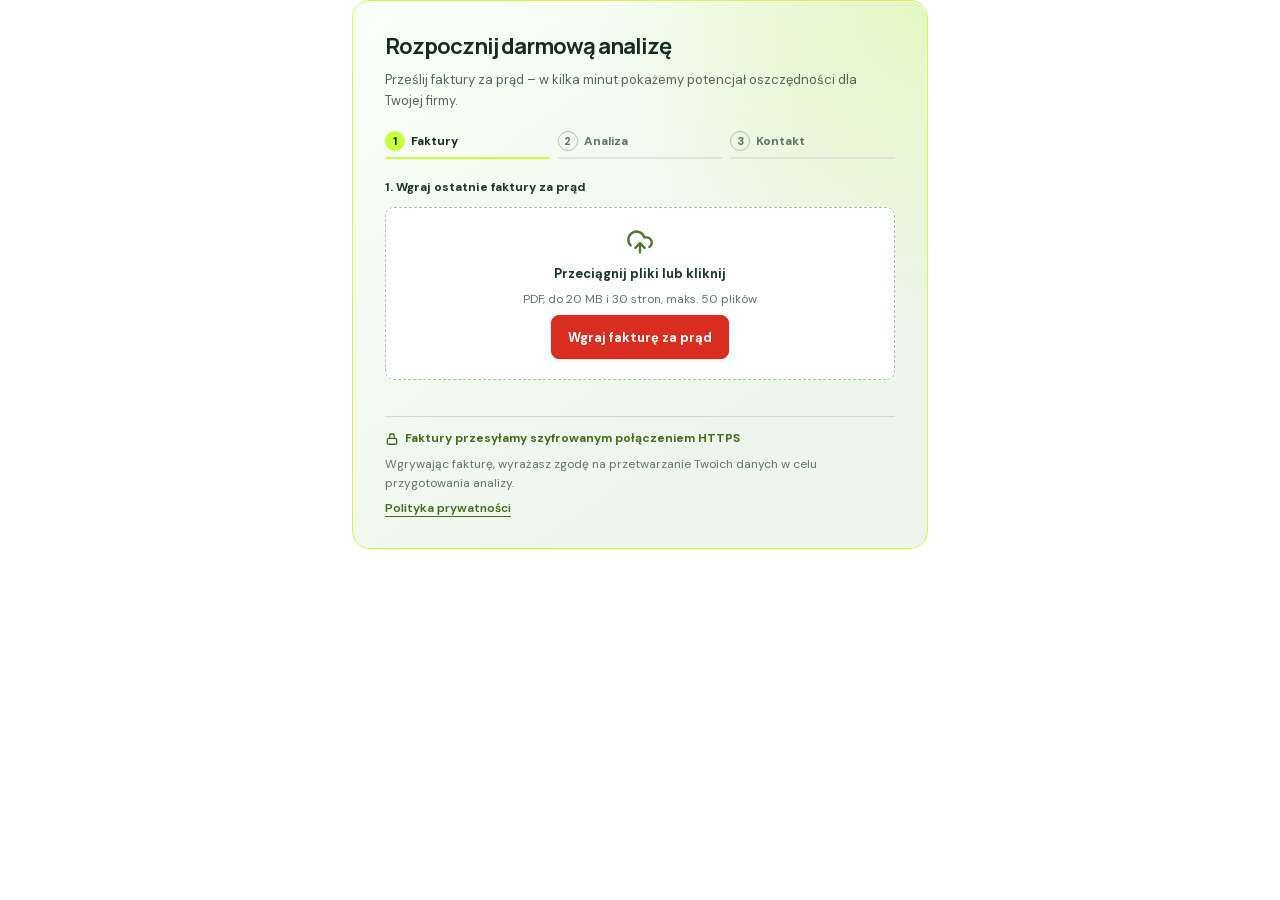
<file: formularz-makieta.html>
<!doctype html>
<html lang="pl" data-brand="eneit" class="geist_6ee70f7-module__6GiuUG__variable light" style="color-scheme: light;">
<head><meta name="robots" content="noindex, nofollow">
<meta charset="utf-8">
<meta name="viewport" content="width=device-width, initial-scale=1">
<title>Formularz ENEIT – makieta</title>
<link rel="stylesheet" href="css/23jzlk4mvcq10.css">
<link rel="stylesheet" href="css/33uaxjdnvzd6q.css">
<link rel="stylesheet" href="css/0xmy8m2fmzhln.css">
<style>
  /* Makieta: elementy, których brakuje w skompilowanym CSS ENEIT */
  .m-pole { display: block; width: 100%; box-sizing: border-box; padding: 0 12px; border: 1px solid #c8d9c8; background: #fff; color: #152b24; }
  .embed-dark-panel .m-pole { background: #fff !important; color: #152b24 !important; border-color: #fff !important; caret-color: #416e19; }
  .embed-dark-panel .m-pole:focus { outline: 2px solid #c8ff3d; outline-offset: 2px; }
  .embed-dark-panel .m-pole.m-z-faktury { box-shadow: inset 0 0 0 2px #c8ff3d; background: #f7ffe6 !important; }
  .m-nip-z-faktury { color: #c8ff3d; font-weight: 700; }
  .m-etykieta-pola { display: block; margin-bottom: 4px; }
  .m-przycisk-wgraj { background: #d92d20 !important; border-color: #d92d20 !important; color: #fff !important; cursor: pointer; }
  .m-przycisk-wgraj:hover { background: #b42318 !important; border-color: #b42318 !important; }
  [data-etap]:not(.m-aktywny) { display: none !important; }
  /* Po wgraniu plików pole robi się niskie, a lista plików ma miejsce */
  .m-kompakt #m-strefa { flex: none; }
  .m-kompakt #m-upuść { min-height: 0; flex: none; flex-direction: row; gap: 12px; padding: 10px 14px; }
  .m-kompakt #m-upuść > svg { width: 20px; height: 20px; }
  .m-kompakt #m-upuść > p { display: none; }
  .m-kompakt #m-wgraj { min-height: 36px; height: 36px; }
  .m-kompakt #m-strefa > p { margin-bottom: 8px; }
  .m-plik { display: flex; align-items: center; gap: 10px; margin-bottom: 8px; padding: 8px 10px; border: 1px solid #d5e7d5; border-radius: 8px; background: #fff; font-size: 13px; }
  .m-plik:last-child { margin-bottom: 0; }
  .m-miniatura { flex: none; width: 34px; height: 44px; overflow: hidden; border: 1px solid #d5e7d5; border-radius: 4px; background: #f4f8f3; display: grid; place-items: center; color: #4b782b; font-size: 9px; font-weight: 800; }
  .m-miniatura iframe { width: 340px; height: 440px; border: 0; transform: scale(.1); transform-origin: 0 0; pointer-events: none; }
  .m-plik-info { min-width: 0; flex: 1; }
  .m-plik-nazwa { display: block; overflow: hidden; white-space: nowrap; text-overflow: ellipsis; font-weight: 700; color: #152b24; }
  .m-plik-meta { display: block; margin-top: 2px; font-size: 12px; color: #52675c; }
  .m-plik-meta b { color: #416e19; font-weight: 700; }
  .m-plik button { flex: none; padding: 4px 6px; border: 0; background: none; color: #416e19; font-size: 12px; font-weight: 700; cursor: pointer; text-decoration: underline; text-underline-offset: 3px; }
  .m-plik button.m-usun { color: #60766a; }

  /* Etap Kontakt: obowiązkowa zgoda pod przyciskiem, ramka rośnie do treści */
  .m-zgoda-oferta { display: flex; align-items: flex-start; gap: 10px; cursor: pointer; font-size: 12px; line-height: 1.5; color: #d7e0dc; }
  .m-zgoda-oferta input { flex: none; width: 18px; height: 18px; margin: 1px 0 0; accent-color: #c8ff3d; cursor: pointer; }
  .m-zgoda-oferta b { color: #c8ff3d; }
  .m-bezpiecznie { display: flex; align-items: flex-start; gap: 10px; padding: 10px 12px; border-radius: 8px; font-size: 12px; line-height: 1.5; border: 1px solid #c8d9c8; background: #f4f9f2; color: #52675c; }
  .m-bezpiecznie svg { flex: none; width: 20px; height: 20px; color: #416e19; }
  .m-bezpiecznie strong { color: #152b24; }
  .m-bezpiecznie-ciemne { border-color: #c8ff3d33; background: #c8ff3d0f; color: #bdc9cc; }
  .m-bezpiecznie-ciemne svg { color: #c8ff3d; }
  .m-bezpiecznie-ciemne strong { color: #fff; }
  .m-zgoda-oferta a { color: #c8ff3d; text-decoration: underline; text-underline-offset: 3px; }
  .m-zgoda-blad { margin: -6px 0 0 28px; font-size: 12px; font-weight: 700; color: #ff8a80; }
  .m-zgoda-oferta.m-blad input { outline: 2px solid #ff8a80; outline-offset: 2px; }
  /* Formularz ma naturalną wysokość treści i wysyła ją stronie; na szerokiej ramce minimum 545 px (równo z hero) */
  body.m-wysoki main { height: auto !important; overflow: visible; }
  @media (min-width: 420px) { body.m-wysoki main { min-height: 545px; } }
  body.m-wysoki main > div, body.m-wysoki main .overflow-y-auto { flex: 1 0 auto; min-height: auto; overflow: visible; }
  /* Do 3 faktur lista rośnie razem z ramką, od 4. przewija się w środku (widać kawałek kolejnego wiersza) */
  body.m-wysoki #m-lista { flex: none; }
  body.m-wysoki #m-lista.m-przewijana { max-height: 218px; overflow-y: auto; }

  /* Wynik: mocno wyróżniona kwota oszczędności */
  .m-wow { position: relative; overflow: hidden; padding: 20px 22px 18px; border-radius: 14px; background: radial-gradient(120% 140% at 0% 0%, #e9ffb3 0%, #c8ff3d 45%, #9fe02a 100%); box-shadow: 0 0 0 1px #a6e63155, 0 12px 34px -10px #8fd11f99, 0 0 40px -8px #c8ff3d; animation: m-wow-wejscie .7s cubic-bezier(.2,.9,.3,1.2) both; }
  .m-wow-blask { position: absolute; inset: -40% auto -40% -30%; width: 40%; background: linear-gradient(100deg, transparent, #ffffffaa, transparent); transform: skewX(-18deg); animation: m-wow-blask 3.2s ease-in-out 0.9s infinite; pointer-events: none; }
  .m-wow-etykieta { position: relative; margin: 0; font-size: 11px; font-weight: 800; letter-spacing: .12em; text-transform: uppercase; color: #1d3b12; }
  .m-wow-kwota { position: relative; margin: 6px 0 4px; font-size: 54px; line-height: 1; font-weight: 800; letter-spacing: -.06em; color: #0c2338; }
  .m-wow-miesiac { position: relative; margin: 0 0 12px; font-size: 14px; color: #1d3b12; }
  .m-wow-miesiac strong { font-weight: 800; color: #0c2338; }
  .m-wow-przypis { position: relative; margin: 0; padding-top: 10px; border-top: 1px solid #0c233826; font-size: 11px; color: #2f4d22; }
  @keyframes m-wow-wejscie { from { opacity: 0; transform: translateY(10px) scale(.96); } }
  @keyframes m-wow-blask { 0% { left: -40%; } 45%, 100% { left: 130%; } }
  @media (prefers-reduced-motion: reduce) { .m-wow, .m-wow-blask { animation: none; } .m-wow-blask { display: none; } }

  /* Etap Analiza: faktury krążące wokół błyskawicy, zmieniające się komunikaty */
  .m-analiza { text-align: center; padding: 14px 16px !important; }
  .m-orbita { position: relative; width: 96px; height: 96px; margin: 0 auto 6px; }
  .m-tor { position: absolute; inset: 11px; border: 1.5px dashed #b9d4b0; border-radius: 50%; }
  .m-rdzen { position: absolute; inset: 31px; display: grid; place-items: center; border-radius: 50%; background: #c8ff3d; color: #0c2338; box-shadow: 0 0 0 6px #c8ff3d33; animation: m-puls 1.6s ease-in-out infinite; }
  .m-rdzen svg { width: 18px; height: 18px; }
  .m-kolo { position: absolute; inset: 0; animation: m-obrot 4.5s linear infinite; }
  .m-faktura { position: absolute; left: 50%; top: 50%; width: 22px; height: 28px; margin: -14px 0 0 -11px; padding: 5px 4px; box-sizing: border-box; border: 1.5px solid #416e19; border-radius: 4px; background: #fff; box-shadow: 0 4px 10px #19352b22; transform: rotate(var(--k)) translateY(-37px) rotate(calc(-1 * var(--k))); }
  .m-faktura > i { display: block; height: 2px; margin-bottom: 3px; border-radius: 1px; background: #a7c2ad; }
  .m-faktura > i:first-child { width: 60%; background: #416e19; }
  .m-kolo .m-faktura { animation: m-kontra 4.5s linear infinite; }
  .m-komunikat { min-height: 1.3em; transition: opacity .35s ease, transform .35s ease; }
  .m-komunikat.m-zmiana { opacity: 0; transform: translateY(6px); }
  .m-kroki { list-style: none; margin: 8px auto 10px; padding: 0; display: grid; gap: 3px; max-width: 260px; text-align: left; }
  .m-kroki li { display: flex; align-items: center; gap: 8px; font-size: 13px; color: #8aa093; transition: color .3s; }
  .m-kroki li::before { content: ''; flex: none; width: 14px; height: 14px; box-sizing: border-box; border: 1.5px solid #c8d9c8; border-radius: 50%; }
  .m-kroki li.m-teraz { color: #152b24; font-weight: 700; }
  .m-kroki li.m-teraz::before { border-color: #78aa39; border-top-color: transparent; animation: m-obrot .8s linear infinite; }
  .m-kroki li.m-gotowe { color: #416e19; }
  .m-kroki li.m-gotowe::before { border: 0; background: #416e19 url("data:image/svg+xml,%3Csvg xmlns='http://www.w3.org/2000/svg' viewBox='0 0 24 24' fill='none' stroke='white' stroke-width='4' stroke-linecap='round' stroke-linejoin='round'%3E%3Cpath d='M20 6 9 17l-5-5'/%3E%3C/svg%3E") center / 9px no-repeat; }
  .m-pasek { background: linear-gradient(90deg, #78aa39, #c8ff3d, #78aa39); background-size: 200% 100%; transition: width .6s ease; animation: m-blask 1.6s linear infinite; }
  @keyframes m-obrot { to { transform: rotate(360deg); } }
  @keyframes m-kontra { from { transform: rotate(var(--k)) translateY(-37px) rotate(calc(-1 * var(--k))); } to { transform: rotate(var(--k)) translateY(-37px) rotate(calc(-1 * var(--k) - 360deg)); } }
  @keyframes m-puls { 50% { box-shadow: 0 0 0 12px #c8ff3d22; } }
  @keyframes m-blask { to { background-position: -200% 0; } }
  @media (prefers-reduced-motion: reduce) {
    .m-kolo, .m-kolo .m-faktura, .m-rdzen, .m-pasek, .m-kroki li.m-teraz::before { animation: none; }
  }
</style>
</head>
<body class="antialiased m-wysoki">
<div class="dm_sans_c2676bee-module__MjeD7W__variable manrope_ee4ddb98-module__3HxfRq__variable embed-surface text-foreground">
<main class="embed-card mx-auto flex h-dvh w-full max-w-xl flex-col overflow-hidden px-[21px] py-[25px] min-[421px]:p-8">
  <div class="flex min-h-0 flex-1 flex-col gap-5">

    <header class="space-y-2">
      <h1 id="m-tytul" class="font-display text-[22px] leading-tight font-bold tracking-[-0.045em] text-[#152b24]">Rozpocznij darmową analizę</h1>
      <p id="m-wstep" class="text-[13px] leading-relaxed text-[#52675c]">Prześlij faktury za prąd – w kilka minut pokażemy potencjał oszczędności dla Twojej firmy.</p>
    </header>

    <nav aria-label="Etapy"><ol id="m-etapy" class="grid grid-cols-3 gap-2"></ol></nav>

    <div class="-mx-1 flex min-h-0 flex-1 flex-col overflow-y-auto px-1">

      <!-- ETAP 1: Faktury -->
      <div data-etap="upload" class="m-aktywny flex min-h-0 flex-1 flex-col gap-4">
        <div id="m-strefa" class="flex flex-1 flex-col">
          <p class="mb-3 text-xs font-extrabold text-[#1e382d]">1. Wgraj ostatnie faktury za prąd</p>
          <div id="m-upuść" role="button" tabindex="0" class="min-h-[135px] flex-1 flex-col justify-center gap-2 p-5 text-center flex cursor-pointer items-center rounded-[9px] border-[1.5px] border-dashed border-[#a7c2ad] bg-white transition-colors hover:border-[#6b9a38]">
            <input id="m-plik" multiple accept="application/pdf" class="hidden" type="file">
            <svg xmlns="http://www.w3.org/2000/svg" width="24" height="24" viewBox="0 0 24 24" fill="none" stroke="currentColor" stroke-width="2" stroke-linecap="round" stroke-linejoin="round" class="size-7 text-[#4b782b]" aria-hidden="true"><path d="M12 13v8"></path><path d="M4 14.899A7 7 0 1 1 15.71 8h1.79a4.5 4.5 0 0 1 2.5 8.242"></path><path d="m8 17 4-4 4 4"></path></svg>
            <p class="text-[13px] font-bold text-[#1b392d]">Przeciągnij pliki lub kliknij</p>
            <p class="text-xs text-[#60766a]">PDF, do 20 MB i 30 stron, maks. 50 plików</p>
            <button id="m-wgraj" class="m-przycisk-wgraj inline-flex items-center justify-center gap-2 whitespace-nowrap border shadow-sm h-9 px-4 py-2 min-h-11 rounded-[8px] text-[13px] font-bold" type="button">Wgraj fakturę za prąd</button>
          </div>
        </div>
        <div id="m-lista" class="-mx-1 min-h-0 overflow-y-auto px-1"></div>
      </div>

      <!-- ETAP 2: Analiza -->
      <div data-etap="processing" class="flex flex-1 flex-col justify-center">
        <div class="m-analiza rounded-[12px] border border-[#d5e7d5] bg-white/70 p-5">
          <div class="m-orbita" aria-hidden="true">
            <span class="m-rdzen">
              <svg viewBox="0 0 24 24" fill="none" stroke="currentColor" stroke-width="2.2" stroke-linecap="round" stroke-linejoin="round"><path d="M13 2 3 14h9l-1 8 10-12h-9l1-8z"/></svg>
            </span>
            <span class="m-tor"></span>
            <span class="m-kolo">
              <span class="m-faktura" style="--k:0deg"><i></i><i></i><i></i></span>
              <span class="m-faktura" style="--k:120deg"><i></i><i></i><i></i></span>
              <span class="m-faktura" style="--k:240deg"><i></i><i></i><i></i></span>
            </span>
          </div>
          <h2 id="m-komunikat" class="m-komunikat font-display text-[22px] leading-tight font-bold tracking-[-0.045em] text-[#152b24]" aria-live="polite">Analizujemy Twoje faktury</h2>
          <ol id="m-kroki" class="m-kroki"></ol>
          <span class="block h-2 w-full overflow-hidden rounded-full bg-[#dbe6d7]"><span id="m-pasek" class="m-pasek block h-full" style="width:0%"></span></span>
          <p id="m-licznik" class="text-[13px] text-[#52675c]" style="margin-top:10px">Przetworzono 0 z 1 faktury</p>
        </div>
      </div>

      <!-- ETAP 3: Wynik i kontakt -->
      <div data-etap="result" class="space-y-4">
        <div class="m-wow" id="m-wow">
          <span class="m-wow-blask" aria-hidden="true"></span>
          <p class="m-wow-etykieta">Możesz zaoszczędzić rocznie</p>
          <p class="m-wow-kwota font-display tabular-nums"><span id="m-kwota" data-kwota="4860">4 860</span>&nbsp;zł</p>
          <p class="m-wow-miesiac">to ok. <strong>405 zł</strong> mniej na rachunkach co miesiąc</p>
          <p class="m-wow-przypis">Szacunek na podstawie odczytu faktur. Dokładną analizę przygotuje doradca.</p>
        </div>
        <form id="m-kontakt" novalidate class="embed-dark-panel space-y-4 p-5 min-[421px]:p-6">
          <h2 class="font-display text-[19px] leading-tight font-bold tracking-[-0.04em] text-white">Zamów ofertę dla swojej firmy, aby zacząć oszczędzać.</h2>
          <div>
            <label class="m-etykieta-pola text-xs font-extrabold text-[#f0f3ef]" for="m-imie">Imię i nazwisko</label>
            <input id="m-imie" class="m-pole min-h-11 rounded-[8px] text-base" autocomplete="off">
          </div>
          <div>
            <label class="m-etykieta-pola text-xs font-extrabold text-[#f0f3ef]" for="m-email">E-mail firmowy</label>
            <input id="m-email" type="email" class="m-pole min-h-11 rounded-[8px] text-base" autocomplete="off">
          </div>
          <div>
            <label class="m-etykieta-pola text-xs font-extrabold text-[#f0f3ef]" for="m-tel">Telefon</label>
            <input id="m-tel" type="tel" class="m-pole min-h-11 rounded-[8px] text-base" autocomplete="off">
            <p class="text-xs text-[#bdc9cc]" style="margin-top:4px">9 cyfr, opcjonalnie z +48</p>
          </div>
          <div>
            <label class="m-etykieta-pola text-xs font-extrabold text-[#f0f3ef]" for="m-nip">NIP firmy</label>
            <input id="m-nip" class="m-pole min-h-11 rounded-[8px] text-base" inputmode="numeric" autocomplete="off" maxlength="13" aria-describedby="m-nip-opis m-nip-blad">
            <p id="m-nip-opis" class="text-xs text-[#bdc9cc]" style="margin-top:4px">10 cyfr, bez kresek</p>
            <p id="m-nip-blad" class="m-zgoda-blad" style="margin:4px 0 0" role="alert" hidden>Podaj poprawny NIP (10 cyfr).</p>
          </div>
          <button type="submit" class="inline-flex items-center justify-center gap-2 h-[53px] w-full rounded-[8px] bg-[#c8ff3d] text-[15px] font-extrabold text-[#0c2338] shadow-none hover:bg-[#ddff79]">Zacznij oszczędzać</button>
          <label class="m-zgoda-oferta">
            <input id="m-zgoda-oferta" type="checkbox" required aria-describedby="m-zgoda-blad">
            <span>Wyrażam zgodę na przetwarzanie moich danych w celu przygotowania i przesłania szczegółowej oferty. Szczegóły w <a href="https://kalkulatorzuzyciapradu.pl/polityka-prywatnosci" target="_blank" rel="noopener noreferrer">Polityce prywatności</a> i <a href="https://kalkulatorzuzyciapradu.pl/regulamin" target="_blank" rel="noopener noreferrer">Regulaminie</a>. <b aria-hidden="true">*</b></span>
          </label>
          <p id="m-zgoda-blad" class="m-zgoda-blad" role="alert" hidden>Zaznacz zgodę, aby otrzymać ofertę.</p>
          <div class="m-bezpiecznie m-bezpiecznie-ciemne">
            <svg viewBox="0 0 24 24" fill="none" stroke="currentColor" stroke-width="2" stroke-linecap="round" stroke-linejoin="round" aria-hidden="true"><path d="M20 13c0 5-3.5 7.5-7.66 8.95a1 1 0 0 1-.67-.01C7.5 20.5 4 18 4 13V6a1 1 0 0 1 1-1c2 0 4.5-1.2 6.24-2.72a1.17 1.17 0 0 1 1.52 0C14.51 3.81 17 5 19 5a1 1 0 0 1 1 1z"/><rect x="9" y="11" width="6" height="5" rx="1"/><path d="M10 11V9.5a2 2 0 0 1 4 0V11"/></svg>
            <span><strong>Twoje dane są bezpieczne.</strong> Przesyłamy je szyfrowanym połączeniem HTTPS i używamy tylko do przygotowania oferty.</span>
          </div>
        </form>
      </div>

      <!-- Podziękowanie -->
      <div data-etap="thanks" class="flex flex-1 flex-col justify-center gap-4">
        <div class="space-y-3 rounded-[12px] border border-[#c8ff3d88] bg-[linear-gradient(120deg,#f4ffe6,#e2fae7)] p-5">
          <svg xmlns="http://www.w3.org/2000/svg" width="24" height="24" viewBox="0 0 24 24" fill="none" stroke="currentColor" stroke-width="2" stroke-linecap="round" stroke-linejoin="round" class="size-8 text-[#416e19]" aria-hidden="true"><circle cx="12" cy="12" r="10"></circle><path d="m9 12 2 2 4-4"></path></svg>
          <h2 class="font-display text-[22px] leading-tight font-bold tracking-[-0.045em] text-[#152b24]">Dziękujemy</h2>
          <p class="text-sm text-[#1e382d]">Doradca skontaktuje się z Tobą wkrótce. (Tekst podziękowania ENEIT ustawia w swoim panelu – tu przykład.)</p>
          <button id="m-od-nowa" type="button" class="text-[13px] font-semibold text-[#416e19] underline underline-offset-4">Zacznij od nowa (tylko w makiecie)</button>
        </div>
      </div>
    </div>

    <!-- Przycisk analizy pod etapem 1 -->
    <button id="m-analizuj" type="button" data-etap="upload-akcja" class="inline-flex items-center justify-center gap-2 h-[53px] w-full rounded-[8px] bg-[#c8ff3d] text-[15px] font-extrabold text-[#0c2338] shadow-none hover:bg-[#ddff79]">Analizuj faktury (0)</button>

    <footer class="shrink-0 border-t border-[#c8d9c8] pt-3 text-xs text-[#60766a]">
      <p id="m-https" class="leading-relaxed" style="margin:0 0 6px;display:flex;align-items:center;gap:6px;color:#416e19;font-weight:700"><svg viewBox="0 0 24 24" width="14" height="14" fill="none" stroke="currentColor" stroke-width="2.2" stroke-linecap="round" stroke-linejoin="round" aria-hidden="true"><rect x="4" y="11" width="16" height="10" rx="2"/><path d="M8 11V7a4 4 0 0 1 8 0v4"/></svg>Faktury przesyłamy szyfrowanym połączeniem HTTPS</p>
      <p id="m-zgoda" class="leading-relaxed" style="margin:0 0 6px">Wgrywając fakturę, wyrażasz zgodę na przetwarzanie Twoich danych w celu przygotowania analizy.</p>
      <a href="https://kalkulatorzuzyciapradu.pl/polityka-prywatnosci" target="_blank" rel="noopener noreferrer" class="font-semibold text-[#416e19] underline underline-offset-4">Polityka prywatności</a>
    </footer>
  </div>
</main>
</div>

<script>
  // Makieta: pliki zostają w przeglądarce, nic nie jest wysyłane.
  const nazwyEtapow = ['Faktury', 'Analiza', 'Kontakt'];
  const naglowki = {
    start: ['Rozpocznij darmową analizę', 'Prześlij faktury za prąd – w kilka minut pokażemy potencjał oszczędności dla Twojej firmy.'],
    result: ['Twoja analiza', 'Wstępny wynik na podstawie przesłanych faktur.'],
  };
  const ikonaPliku = '<svg xmlns="http://www.w3.org/2000/svg" width="24" height="24" viewBox="0 0 24 24" fill="none" stroke="currentColor" stroke-width="2" stroke-linecap="round" stroke-linejoin="round" class="size-4 shrink-0" aria-hidden="true"><path d="M15 2H6a2 2 0 0 0-2 2v16a2 2 0 0 0 2 2h12a2 2 0 0 0 2-2V7Z"/><path d="M14 2v4a2 2 0 0 0 2 2h4"/></svg>';
  const ptaszek = '<svg xmlns="http://www.w3.org/2000/svg" width="24" height="24" viewBox="0 0 24 24" fill="none" stroke="currentColor" stroke-width="3" stroke-linecap="round" stroke-linejoin="round" class="size-3" aria-hidden="true"><path d="M20 6 9 17l-5-5"/></svg>';

  let pliki = [];
  const $ = (id) => document.getElementById(id);

  function rysujEtapy(biezacy) {
    $('m-etapy').innerHTML = nazwyEtapow.map((n, i) => {
      const akt = i === biezacy, zrob = i < biezacy;
      const kolko = akt ? 'grid size-5 shrink-0 place-items-center rounded-full bg-[#c8ff3d] text-[11px] font-extrabold text-[#0c2338]'
        : zrob ? 'grid size-5 shrink-0 place-items-center rounded-full bg-[#416e19] text-[11px] font-extrabold text-white'
        : 'grid size-5 shrink-0 place-items-center rounded-full border border-[#adc4b4] text-[11px] font-extrabold text-[#60766a]';
      const napis = akt ? 'text-xs font-bold text-[#152b24]' : zrob ? 'text-xs font-bold text-[#416e19]' : 'text-xs font-bold text-[#60766a]';
      const kreska = akt || zrob ? 'h-0.5 rounded-full bg-[#c8ff3d]' : 'h-0.5 rounded-full bg-[#dbe6d7]';
      return `<li class="space-y-1.5"><div class="flex items-center gap-1.5"><span class="${kolko}">${zrob ? ptaszek : i + 1}</span><span class="${napis}">${n}</span></div><div class="${kreska}"></div></li>`;
    }).join('');
  }

  function pokaz(etap) {
    document.querySelectorAll('[data-etap]').forEach((el) => {
      el.classList.toggle('m-aktywny', el.dataset.etap === etap || (etap === 'upload' && el.dataset.etap === 'upload-akcja' && pliki.length > 0));
    });
    const [t, w] = etap === 'result' || etap === 'thanks' ? naglowki.result : naglowki.start;
    $('m-tytul').textContent = t;
    $('m-wstep').textContent = w;
    $('m-wstep').hidden = etap === 'processing';
    $('m-zgoda').hidden = etap !== 'upload';
    $('m-https').hidden = etap !== 'upload';
    rysujEtapy({ upload: 0, processing: 1, result: 2, thanks: 2 }[etap]);
    if (etap === 'result') { nabijKwote(); wypelnijNipZFaktury(); }
    wyslijWysokosc();
  }

  // Wynik: kwota „nabija się” od zera
  const tysiace = (n) => String(n).replace(/\B(?=(\d{3})+(?!\d))/g, '\u00a0');
  function nabijKwote() {
    const el = $('m-kwota');
    const cel = Number(el.dataset.kwota);
    if (window.matchMedia('(prefers-reduced-motion: reduce)').matches) { el.textContent = tysiace(cel); return; }
    const start = performance.now(), czas = 1400;
    const klatka = (t) => {
      const p = Math.min(1, (t - start) / czas);
      el.textContent = tysiace(Math.round(cel * (1 - Math.pow(1 - p, 3))));
      if (p < 1) requestAnimationFrame(klatka);
    };
    requestAnimationFrame(klatka);
  }

  // Każda zmiana rozmiaru treści (lista plików, komunikat błędu, szerokość) = nowa wysokość ramki
  if ('ResizeObserver' in window) new ResizeObserver(() => wyslijWysokosc()).observe(document.querySelector('main'), { box: 'border-box' });

  // Ramka na stronie dopasowuje wysokość do komunikatu (ten sam format, którego używa ENEIT)
  function wyslijWysokosc() {
    if (window.parent === window) return;
    requestAnimationFrame(() => {
      const wysokosc = Math.min(12000, Math.max(300, Math.ceil(document.querySelector('main').getBoundingClientRect().height)));
      window.parent.postMessage({ type: 'eneit-embed-height', height: wysokosc }, '*');
    });
  }

  function rozmiar(b) { return b > 1048576 ? (b / 1048576).toFixed(1).replace('.', ',') + ' MB' : Math.max(1, Math.round(b / 1024)) + ' KB'; }

  const esc = (s) => s.replace(/[&<>"]/g, (z) => ({ '&': '&amp;', '<': '&lt;', '>': '&gt;', '"': '&quot;' }[z]));

  function rysujListe() {
    $('m-lista').innerHTML = pliki.map((p, i) => `
      <div class="m-plik">
        <span class="m-miniatura">${p.url ? `<iframe src="${p.url}#toolbar=0&navpanes=0&view=FitH" tabindex="-1" aria-hidden="true"></iframe>` : 'PDF'}</span>
        <span class="m-plik-info"><span class="m-plik-nazwa" title="${esc(p.name)}">${esc(p.name)}</span><span class="m-plik-meta">${rozmiar(p.size)} · <b>przesłano</b></span></span>
        ${p.url ? `<button type="button" data-podglad="${i}">Podgląd</button>` : ''}
        <button type="button" class="m-usun" data-usun="${i}" aria-label="Usuń ${esc(p.name)}">Usuń</button>
      </div>`).join('');
    document.body.classList.toggle('m-kompakt', pliki.length > 0);
    $('m-lista').classList.toggle('m-przewijana', pliki.length > 3);
    $('m-wgraj').textContent = pliki.length ? 'Dodaj kolejną fakturę' : 'Wgraj fakturę za prąd';
    $('m-analizuj').textContent = `Analizuj faktury (${pliki.length})`;
    pokaz('upload');
  }

  function dodajPliki(lista) {
    pliki.push(...lista.map((f) => ({ name: f.name, size: f.size, url: f instanceof File ? URL.createObjectURL(f) : null })));
    rysujListe();
  }

  $('m-lista').addEventListener('click', (e) => {
    const b = e.target.closest('button');
    if (!b) return;
    if (b.dataset.podglad) window.open(pliki[b.dataset.podglad].url, '_blank');
    if (b.dataset.usun) { const [p] = pliki.splice(Number(b.dataset.usun), 1); if (p.url) URL.revokeObjectURL(p.url); rysujListe(); }
  });

  // Wybór pliku z dysku; anulowanie okna dodaje przykładową fakturę, żeby dało się przejść dalej
  $('m-wgraj').addEventListener('click', (e) => { e.stopPropagation(); $('m-plik').click(); });
  $('m-upuść').addEventListener('click', () => $('m-plik').click());
  $('m-upuść').addEventListener('keydown', (e) => { if (e.target === e.currentTarget && (e.key === 'Enter' || e.key === ' ')) { e.preventDefault(); $('m-plik').click(); } });
  $('m-plik').addEventListener('change', (e) => { if (e.target.files.length) dodajPliki([...e.target.files]); e.target.value = ''; });
  $('m-plik').addEventListener('cancel', () => dodajPliki([{ name: 'faktura-prad-10-2026.pdf', size: 248000 }]));
  $('m-upuść').addEventListener('dragover', (e) => e.preventDefault());
  $('m-upuść').addEventListener('drop', (e) => { e.preventDefault(); if (e.dataTransfer.files.length) dodajPliki([...e.dataTransfer.files]); });

  // Kolejne kroki analizy – pokazują użytkownikowi, że coś się dzieje
  const krokiAnalizy = ['Analizujemy Twoje faktury', 'Sprawdzamy poziom zużycia', 'Porównujemy dane', 'Przygotowujemy wyliczenia'];
  const CZAS_KROKU = 1800;
  let zegarAnalizy = null;

  function ustawKomunikat(tekst) {
    const h = $('m-komunikat');
    h.classList.add('m-zmiana');
    setTimeout(() => { h.textContent = tekst; h.classList.remove('m-zmiana'); }, 350);
  }

  function rysujKroki(biezacy) {
    $('m-kroki').innerHTML = krokiAnalizy.map((k, i) => `<li class="${i < biezacy ? 'm-gotowe' : i === biezacy ? 'm-teraz' : ''}">${k}</li>`).join('');
  }

  function uruchomAnalize({ zapetl = false } = {}) {
    clearTimeout(zegarAnalizy);
    pokaz('processing');
    const razem = Math.max(1, pliki.length);
    const wszystkie = krokiAnalizy.length;
    let i = 0;
    const krok = () => {
      const postep = Math.min(1, i / wszystkie);
      const przetworzone = Math.min(razem, Math.floor(postep * razem));
      $('m-pasek').style.width = `${Math.max(6, postep * 100)}%`;
      $('m-licznik').textContent = `Przetworzono ${przetworzone} z ${razem} ${razem === 1 ? 'faktury' : 'faktur'}`;
      if (i >= wszystkie) {
        if (zapetl) { i = 0; zegarAnalizy = setTimeout(krok, 900); return; }
        rysujKroki(wszystkie);
        zegarAnalizy = setTimeout(() => pokaz('result'), 900);
        return;
      }
      rysujKroki(i);
      ustawKomunikat(`${krokiAnalizy[i]}…`);
      i += 1;
      zegarAnalizy = setTimeout(krok, CZAS_KROKU);
    };
    rysujKroki(0);
    $('m-komunikat').textContent = `${krokiAnalizy[0]}…`;
    krok();
  }

  $('m-analizuj').addEventListener('click', () => uruchomAnalize({ zapetl: stopNaAnalizie }));

  $('m-kontakt').addEventListener('submit', (e) => {
    e.preventDefault();
    // NIP: 10 cyfr z poprawną sumą kontrolną (wagi 6-5-7-2-3-4-5-6-7); kreski i spacje są usuwane
    const nip = $('m-nip').value.replace(/[\s-]/g, '');
    const wagi = [6, 5, 7, 2, 3, 4, 5, 6, 7];
    const nipOk = /^\d{10}$/.test(nip) && wagi.reduce((s, w, i) => s + w * Number(nip[i]), 0) % 11 === Number(nip[9]);
    $('m-nip-blad').hidden = nipOk;
    $('m-nip').style.outline = nipOk ? '' : '2px solid #ff8a80';
    const zgoda = $('m-zgoda-oferta');
    if (!nipOk) { $('m-zgoda-blad').hidden = zgoda.checked; zgoda.closest('label').classList.toggle('m-blad', !zgoda.checked); $('m-nip').focus(); return; }
    $('m-zgoda-blad').hidden = zgoda.checked;
    zgoda.closest('label').classList.toggle('m-blad', !zgoda.checked);
    if (!zgoda.checked) { zgoda.focus(); wyslijWysokosc(); return; }
    pokaz('thanks');
  });
  // NIP z faktury: backend odczytuje go z faktur (w makiecie przykładowy numer z poprawną sumą kontrolną)
  const NIP_Z_FAKTURY = '1234567883';
  function wypelnijNipZFaktury() {
    const pole = $('m-nip');
    if (pole.value || pole.dataset.recznie) return;
    pole.value = NIP_Z_FAKTURY;
    pole.classList.add('m-z-faktury');
    $('m-nip-opis').innerHTML = '<span class="m-nip-z-faktury">✓ Uzupełniliśmy z faktury – sprawdź, czy się zgadza</span>';
  }
  $('m-nip').addEventListener('input', () => {
    $('m-nip-blad').hidden = true;
    $('m-nip').style.outline = '';
    $('m-nip').dataset.recznie = '1';
    $('m-nip').classList.remove('m-z-faktury');
    $('m-nip-opis').textContent = '10 cyfr, bez kresek';
  });
  $('m-zgoda-oferta').addEventListener('change', (e) => {
    if (!e.target.checked) return;
    $('m-zgoda-blad').hidden = true;
    e.target.closest('label').classList.remove('m-blad');
    wyslijWysokosc();
  });
  $('m-od-nowa').addEventListener('click', () => { pliki.forEach((p) => p.url && URL.revokeObjectURL(p.url)); pliki = []; rysujListe(); });

  // ?etap=analiza – makieta staje na ekranie analizy i nie przechodzi dalej
  const etapZAdresu = new URLSearchParams(location.search).get('etap');
  const stopNaAnalizie = etapZAdresu === 'analiza';
  if (etapZAdresu === 'wynik' || etapZAdresu === 'dziekujemy') {
    dodajPliki([{ name: 'faktura-prad-09-2026.pdf', size: 231000 }, { name: 'faktura-prad-10-2026.pdf', size: 248000 }]);
    pokaz(etapZAdresu === 'wynik' ? 'result' : 'thanks');
  } else if (stopNaAnalizie) {
    dodajPliki([{ name: 'faktura-prad-09-2026.pdf', size: 231000 }, { name: 'faktura-prad-10-2026.pdf', size: 248000 }]);
    uruchomAnalize({ zapetl: true });
  } else {
    pokaz('upload');
  }
</script>
</body>
</html>
</file>
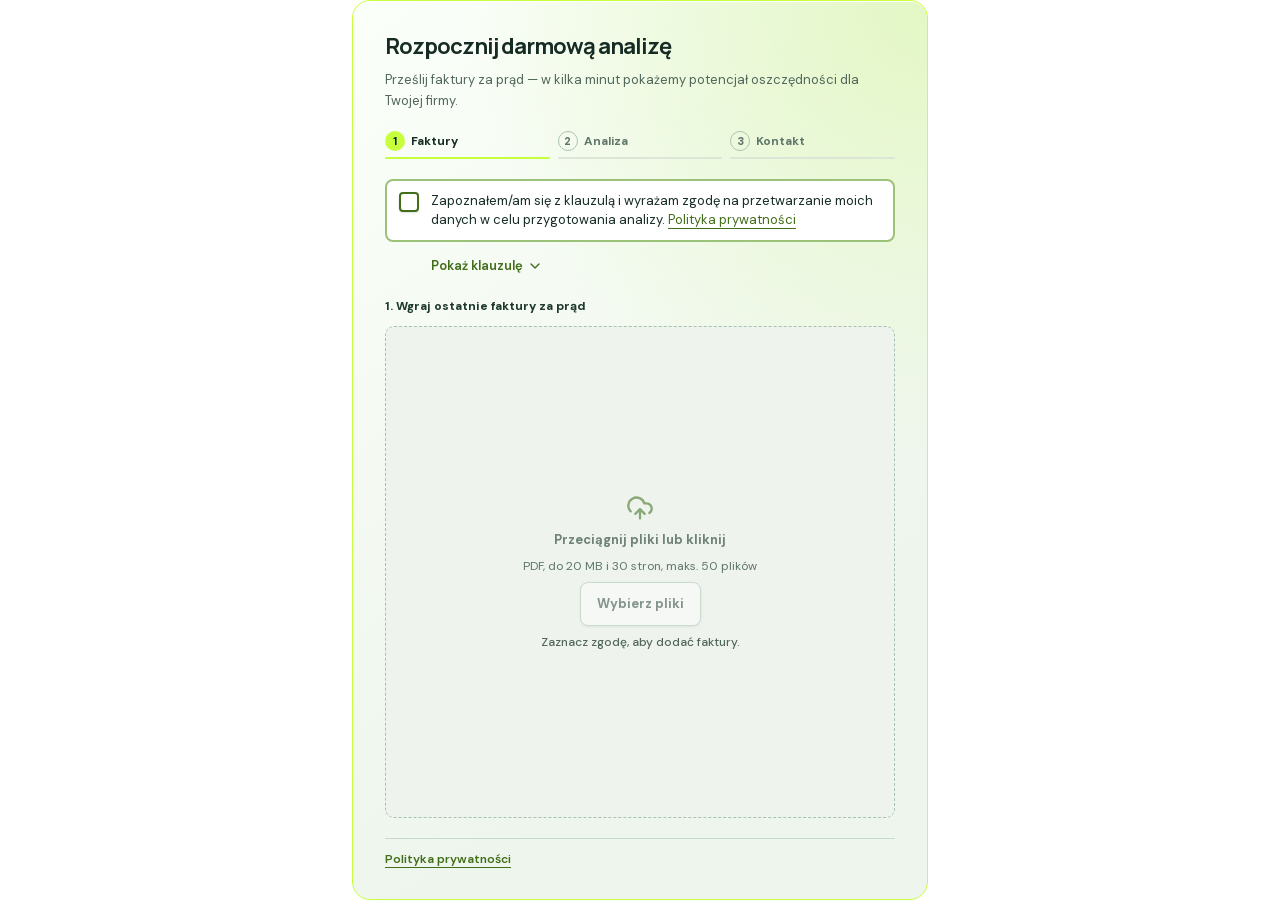
<file: formularz-teraz.html>
<!doctype html>
<html lang="pl" data-brand="eneit" class="geist_6ee70f7-module__6GiuUG__variable light" style="color-scheme: light;">
<head><meta name="robots" content="noindex, nofollow">
<meta charset="utf-8">
<meta name="viewport" content="width=device-width, initial-scale=1">
<title>Formularz ENEIT – teraz</title>
<link rel="stylesheet" href="css/23jzlk4mvcq10.css">
<link rel="stylesheet" href="css/33uaxjdnvzd6q.css">
<link rel="stylesheet" href="css/0xmy8m2fmzhln.css">
</head>
<body class="antialiased">
<div class="dm_sans_c2676bee-module__MjeD7W__variable manrope_ee4ddb98-module__3HxfRq__variable embed-surface text-foreground"><main class="embed-card mx-auto flex h-dvh w-full max-w-xl flex-col overflow-hidden px-[21px] py-[25px] min-[421px]:p-8">
          <div class="flex min-h-0 flex-1 flex-col gap-5">
            <header class="space-y-2">
              <h1 class="font-display text-[22px] leading-tight font-bold tracking-[-0.045em] text-[#152b24]">Rozpocznij darmową analizę</h1>
              <p class="text-[13px] leading-relaxed text-[#52675c]">Prześlij faktury za prąd — w kilka minut pokażemy potencjał oszczędności dla Twojej firmy.</p>
            </header>
            <nav aria-label="Etapy"><ol class="grid grid-cols-3 gap-2">
              <li class="space-y-1.5"><div class="flex items-center gap-1.5"><span class="grid size-5 shrink-0 place-items-center rounded-full bg-[#c8ff3d] text-[11px] font-extrabold text-[#0c2338]">1</span><span class="text-xs font-bold text-[#152b24]">Faktury</span></div><div class="h-0.5 rounded-full bg-[#c8ff3d]"></div></li>
              <li class="space-y-1.5"><div class="flex items-center gap-1.5"><span class="grid size-5 shrink-0 place-items-center rounded-full border border-[#adc4b4] text-[11px] font-extrabold text-[#60766a]">2</span><span class="text-xs font-bold text-[#60766a]">Analiza</span></div><div class="h-0.5 rounded-full bg-[#dbe6d7]"></div></li>
              <li class="space-y-1.5"><div class="flex items-center gap-1.5"><span class="grid size-5 shrink-0 place-items-center rounded-full border border-[#adc4b4] text-[11px] font-extrabold text-[#60766a]">3</span><span class="text-xs font-bold text-[#60766a]">Kontakt</span></div><div class="h-0.5 rounded-full bg-[#dbe6d7]"></div></li>
            </ol></nav>
            <div class="-mx-1 flex min-h-0 flex-1 flex-col overflow-y-auto px-1">
              <div class="flex min-h-0 flex-1 flex-col gap-4">
                <div class="rounded-xl text-card-foreground border-0 bg-transparent shadow-none"><div class="space-y-2 p-0">
                  <label class="flex min-h-11 items-start gap-3 rounded-[8px] border-2 px-3 py-2.5 text-[13px] transition-colors border-[#9cc27a] bg-white cursor-pointer hover:border-[#416e19]"><button type="button" role="checkbox" aria-checked="false" class="peer shrink-0 shadow mt-px size-5 rounded-[4px] border-2 border-[#416e19] bg-white"></button><span>Zapoznałem/am się z klauzulą i wyrażam zgodę na przetwarzanie moich danych w celu przygotowania analizy. <a href="#" class="text-[#416e19] underline underline-offset-4">Polityka prywatności</a></span></label>
                  <button type="button" class="ml-[46px] inline-flex min-h-8 items-center gap-1 text-[13px] font-semibold text-[#416e19] underline-offset-4 hover:underline">Pokaż klauzulę<svg xmlns="http://www.w3.org/2000/svg" width="24" height="24" viewBox="0 0 24 24" fill="none" stroke="currentColor" stroke-width="2" stroke-linecap="round" stroke-linejoin="round" class="size-4" aria-hidden="true"><path d="m6 9 6 6 6-6"></path></svg></button>
                </div></div>
                <div class="flex flex-1 flex-col">
                  <p class="mb-3 text-xs font-extrabold text-[#1e382d]">1. Wgraj ostatnie faktury za prąd</p>
                  <div role="button" aria-disabled="true" class="min-h-[135px] flex-1 flex-col justify-center gap-2 p-5 text-center flex cursor-pointer items-center rounded-[9px] border-[1.5px] border-dashed border-[#a7c2ad] bg-[#e9f1e8] aria-disabled:cursor-not-allowed aria-disabled:bg-[#eef3ed]">
                    <svg xmlns="http://www.w3.org/2000/svg" width="24" height="24" viewBox="0 0 24 24" fill="none" stroke="currentColor" stroke-width="2" stroke-linecap="round" stroke-linejoin="round" class="size-7 text-[#4b782b] opacity-60" aria-hidden="true"><path d="M12 13v8"></path><path d="M4 14.899A7 7 0 1 1 15.71 8h1.79a4.5 4.5 0 0 1 2.5 8.242"></path><path d="m8 17 4-4 4 4"></path></svg>
                    <p class="text-[13px] font-bold text-[#1b392d] opacity-60">Przeciągnij pliki lub kliknij</p>
                    <p class="text-xs text-[#60766a]">PDF, do 20 MB i 30 stron, maks. 50 plików</p>
                    <button class="inline-flex items-center justify-center gap-2 whitespace-nowrap border shadow-sm h-9 px-4 py-2 min-h-11 rounded-[8px] border-[#a7c2ad] bg-white/80 text-[13px] font-bold text-[#1b392d] disabled:opacity-50" type="button" disabled>Wybierz pliki</button>
                    <p class="text-xs font-medium text-[#52675c]">Zaznacz zgodę, aby dodać faktury.</p>
                  </div>
                </div>
              </div>
            </div>
            <footer class="shrink-0 border-t border-[#c8d9c8] pt-3 text-xs text-[#60766a]"><a href="#" class="font-semibold text-[#416e19] underline underline-offset-4">Polityka prywatności</a></footer>
          </div>
        </main>
</div>
</body>
</html>
</file>
<file: css/23jzlk4mvcq10.css>
@font-face{font-family:Geist;font-style:normal;font-weight:100 900;font-display:swap;src:url(../media/fef07dbb0973bf53-s.3p2_lha1f2xer.woff2)format("woff2");unicode-range:U+460-52F,U+1C80-1C8A,U+20B4,U+2DE0-2DFF,U+A640-A69F,U+FE2E-FE2F}@font-face{font-family:Geist;font-style:normal;font-weight:100 900;font-display:swap;src:url(../media/8a480f0b521d4e75-s.1qq4vpdcun5oj.woff2)format("woff2");unicode-range:U+301,U+400-45F,U+490-491,U+4B0-4B1,U+2116}@font-face{font-family:Geist;font-style:normal;font-weight:100 900;font-display:swap;src:url(../media/53b9e256198e5412-s.390ncx5urfkfu.woff2)format("woff2");unicode-range:U+102-103,U+110-111,U+128-129,U+168-169,U+1A0-1A1,U+1AF-1B0,U+300-301,U+303-304,U+308-309,U+323,U+329,U+1EA0-1EF9,U+20AB}@font-face{font-family:Geist;font-style:normal;font-weight:100 900;font-display:swap;src:url(../media/7178b3e590c64307-s.21jp631_3pja2.woff2)format("woff2");unicode-range:U+100-2BA,U+2BD-2C5,U+2C7-2CC,U+2CE-2D7,U+2DD-2FF,U+304,U+308,U+329,U+1D00-1DBF,U+1E00-1E9F,U+1EF2-1EFF,U+2020,U+20A0-20AB,U+20AD-20C4,U+2113,U+2C60-2C7F,U+A720-A7FF}@font-face{font-family:Geist;font-style:normal;font-weight:100 900;font-display:swap;src:url(../media/caa3a2e1cccd8315-s.p.0wgildi0cnwt9.woff2)format("woff2");unicode-range:U+??,U+131,U+152-153,U+2BB-2BC,U+2C6,U+2DA,U+2DC,U+304,U+308,U+329,U+2000-206F,U+20AC,U+2122,U+2191,U+2193,U+2212,U+2215,U+FEFF,U+FFFD}@font-face{font-family:Geist Fallback;src:local(Arial);ascent-override:95.94%;descent-override:28.16%;line-gap-override:0.0%;size-adjust:104.76%}.geist_6ee70f7-module__6GiuUG__className{font-family:Geist,Geist Fallback;font-style:normal}.geist_6ee70f7-module__6GiuUG__variable{--font-geist-sans:"Geist", "Geist Fallback"}
@font-face{font-family:Space Grotesk;font-style:normal;font-weight:400;font-display:swap;src:url(../media/32687112bd2dd8db-s.1gepa_7fcx9fm.woff2)format("woff2");unicode-range:U+102-103,U+110-111,U+128-129,U+168-169,U+1A0-1A1,U+1AF-1B0,U+300-301,U+303-304,U+308-309,U+323,U+329,U+1EA0-1EF9,U+20AB}@font-face{font-family:Space Grotesk;font-style:normal;font-weight:400;font-display:swap;src:url(../media/28868e710e86be81-s.2eksvhm1z0jwa.woff2)format("woff2");unicode-range:U+100-2BA,U+2BD-2C5,U+2C7-2CC,U+2CE-2D7,U+2DD-2FF,U+304,U+308,U+329,U+1D00-1DBF,U+1E00-1E9F,U+1EF2-1EFF,U+2020,U+20A0-20AB,U+20AD-20C4,U+2113,U+2C60-2C7F,U+A720-A7FF}@font-face{font-family:Space Grotesk;font-style:normal;font-weight:400;font-display:swap;src:url(../media/0c89a48fa5027cee-s.2cyn07wtgehh0.woff2)format("woff2");unicode-range:U+??,U+131,U+152-153,U+2BB-2BC,U+2C6,U+2DA,U+2DC,U+304,U+308,U+329,U+2000-206F,U+20AC,U+2122,U+2191,U+2193,U+2212,U+2215,U+FEFF,U+FFFD}@font-face{font-family:Space Grotesk;font-style:normal;font-weight:500;font-display:swap;src:url(../media/32687112bd2dd8db-s.1gepa_7fcx9fm.woff2)format("woff2");unicode-range:U+102-103,U+110-111,U+128-129,U+168-169,U+1A0-1A1,U+1AF-1B0,U+300-301,U+303-304,U+308-309,U+323,U+329,U+1EA0-1EF9,U+20AB}@font-face{font-family:Space Grotesk;font-style:normal;font-weight:500;font-display:swap;src:url(../media/28868e710e86be81-s.2eksvhm1z0jwa.woff2)format("woff2");unicode-range:U+100-2BA,U+2BD-2C5,U+2C7-2CC,U+2CE-2D7,U+2DD-2FF,U+304,U+308,U+329,U+1D00-1DBF,U+1E00-1E9F,U+1EF2-1EFF,U+2020,U+20A0-20AB,U+20AD-20C4,U+2113,U+2C60-2C7F,U+A720-A7FF}@font-face{font-family:Space Grotesk;font-style:normal;font-weight:500;font-display:swap;src:url(../media/0c89a48fa5027cee-s.2cyn07wtgehh0.woff2)format("woff2");unicode-range:U+??,U+131,U+152-153,U+2BB-2BC,U+2C6,U+2DA,U+2DC,U+304,U+308,U+329,U+2000-206F,U+20AC,U+2122,U+2191,U+2193,U+2212,U+2215,U+FEFF,U+FFFD}@font-face{font-family:Space Grotesk;font-style:normal;font-weight:600;font-display:swap;src:url(../media/32687112bd2dd8db-s.1gepa_7fcx9fm.woff2)format("woff2");unicode-range:U+102-103,U+110-111,U+128-129,U+168-169,U+1A0-1A1,U+1AF-1B0,U+300-301,U+303-304,U+308-309,U+323,U+329,U+1EA0-1EF9,U+20AB}@font-face{font-family:Space Grotesk;font-style:normal;font-weight:600;font-display:swap;src:url(../media/28868e710e86be81-s.2eksvhm1z0jwa.woff2)format("woff2");unicode-range:U+100-2BA,U+2BD-2C5,U+2C7-2CC,U+2CE-2D7,U+2DD-2FF,U+304,U+308,U+329,U+1D00-1DBF,U+1E00-1E9F,U+1EF2-1EFF,U+2020,U+20A0-20AB,U+20AD-20C4,U+2113,U+2C60-2C7F,U+A720-A7FF}@font-face{font-family:Space Grotesk;font-style:normal;font-weight:600;font-display:swap;src:url(../media/0c89a48fa5027cee-s.2cyn07wtgehh0.woff2)format("woff2");unicode-range:U+??,U+131,U+152-153,U+2BB-2BC,U+2C6,U+2DA,U+2DC,U+304,U+308,U+329,U+2000-206F,U+20AC,U+2122,U+2191,U+2193,U+2212,U+2215,U+FEFF,U+FFFD}@font-face{font-family:Space Grotesk;font-style:normal;font-weight:700;font-display:swap;src:url(../media/32687112bd2dd8db-s.1gepa_7fcx9fm.woff2)format("woff2");unicode-range:U+102-103,U+110-111,U+128-129,U+168-169,U+1A0-1A1,U+1AF-1B0,U+300-301,U+303-304,U+308-309,U+323,U+329,U+1EA0-1EF9,U+20AB}@font-face{font-family:Space Grotesk;font-style:normal;font-weight:700;font-display:swap;src:url(../media/28868e710e86be81-s.2eksvhm1z0jwa.woff2)format("woff2");unicode-range:U+100-2BA,U+2BD-2C5,U+2C7-2CC,U+2CE-2D7,U+2DD-2FF,U+304,U+308,U+329,U+1D00-1DBF,U+1E00-1E9F,U+1EF2-1EFF,U+2020,U+20A0-20AB,U+20AD-20C4,U+2113,U+2C60-2C7F,U+A720-A7FF}@font-face{font-family:Space Grotesk;font-style:normal;font-weight:700;font-display:swap;src:url(../media/0c89a48fa5027cee-s.2cyn07wtgehh0.woff2)format("woff2");unicode-range:U+??,U+131,U+152-153,U+2BB-2BC,U+2C6,U+2DA,U+2DC,U+304,U+308,U+329,U+2000-206F,U+20AC,U+2122,U+2191,U+2193,U+2212,U+2215,U+FEFF,U+FFFD}@font-face{font-family:Space Grotesk Fallback;src:local(Arial);ascent-override:89.71%;descent-override:26.62%;line-gap-override:0.0%;size-adjust:109.69%}.space_grotesk_31fb3f6c-module__rBGeRq__className{font-family:Space Grotesk,Space Grotesk Fallback;font-style:normal}.space_grotesk_31fb3f6c-module__rBGeRq__variable{--font-space-grotesk:"Space Grotesk", "Space Grotesk Fallback"}
@font-face{font-family:Inter;font-style:normal;font-weight:100 900;font-display:swap;src:url(../media/2c55a0e60120577a-s.0-dom-5bn10r2.woff2)format("woff2");unicode-range:U+460-52F,U+1C80-1C8A,U+20B4,U+2DE0-2DFF,U+A640-A69F,U+FE2E-FE2F}@font-face{font-family:Inter;font-style:normal;font-weight:100 900;font-display:swap;src:url(../media/9c72aa0f40e4eef8-s.1y4-pdgsjb-pw.woff2)format("woff2");unicode-range:U+301,U+400-45F,U+490-491,U+4B0-4B1,U+2116}@font-face{font-family:Inter;font-style:normal;font-weight:100 900;font-display:swap;src:url(../media/ad66f9afd8947f86-s.3lvt2whj97whp.woff2)format("woff2");unicode-range:U+1F??}@font-face{font-family:Inter;font-style:normal;font-weight:100 900;font-display:swap;src:url(../media/5476f68d60460930-s.2uwcyprjm3xu3.woff2)format("woff2");unicode-range:U+370-377,U+37A-37F,U+384-38A,U+38C,U+38E-3A1,U+3A3-3FF}@font-face{font-family:Inter;font-style:normal;font-weight:100 900;font-display:swap;src:url(../media/2bbe8d2671613f1f-s.0k62hbripvv8p.woff2)format("woff2");unicode-range:U+102-103,U+110-111,U+128-129,U+168-169,U+1A0-1A1,U+1AF-1B0,U+300-301,U+303-304,U+308-309,U+323,U+329,U+1EA0-1EF9,U+20AB}@font-face{font-family:Inter;font-style:normal;font-weight:100 900;font-display:swap;src:url(../media/1bffadaabf893a1e-s.3-6t-g6q0vh0a.woff2)format("woff2");unicode-range:U+100-2BA,U+2BD-2C5,U+2C7-2CC,U+2CE-2D7,U+2DD-2FF,U+304,U+308,U+329,U+1D00-1DBF,U+1E00-1E9F,U+1EF2-1EFF,U+2020,U+20A0-20AB,U+20AD-20C4,U+2113,U+2C60-2C7F,U+A720-A7FF}@font-face{font-family:Inter;font-style:normal;font-weight:100 900;font-display:swap;src:url(../media/83afe278b6a6bb3c-s.2bn3s6zvc0dyp.woff2)format("woff2");unicode-range:U+??,U+131,U+152-153,U+2BB-2BC,U+2C6,U+2DA,U+2DC,U+304,U+308,U+329,U+2000-206F,U+20AC,U+2122,U+2191,U+2193,U+2212,U+2215,U+FEFF,U+FFFD}@font-face{font-family:Inter Fallback;src:local(Arial);ascent-override:90.44%;descent-override:22.52%;line-gap-override:0.0%;size-adjust:107.12%}.inter_96c3dc53-module__Rc9zVq__className{font-family:Inter,Inter Fallback;font-style:normal}.inter_96c3dc53-module__Rc9zVq__variable{--font-inter:"Inter", "Inter Fallback"}
@font-face{font-family:IBM Plex Mono;font-style:normal;font-weight:400;font-display:swap;src:url(../media/e390973e931a41c5-s.0rgnxg2b64rzs.woff2)format("woff2");unicode-range:U+460-52F,U+1C80-1C8A,U+20B4,U+2DE0-2DFF,U+A640-A69F,U+FE2E-FE2F}@font-face{font-family:IBM Plex Mono;font-style:normal;font-weight:400;font-display:swap;src:url(../media/59b15b4bcd7b1eb5-s.2vemzm0itqzfy.woff2)format("woff2");unicode-range:U+301,U+400-45F,U+490-491,U+4B0-4B1,U+2116}@font-face{font-family:IBM Plex Mono;font-style:normal;font-weight:400;font-display:swap;src:url(../media/e532fa1b9921e1cd-s.3cb5lpr2l6xud.woff2)format("woff2");unicode-range:U+102-103,U+110-111,U+128-129,U+168-169,U+1A0-1A1,U+1AF-1B0,U+300-301,U+303-304,U+308-309,U+323,U+329,U+1EA0-1EF9,U+20AB}@font-face{font-family:IBM Plex Mono;font-style:normal;font-weight:400;font-display:swap;src:url(../media/2fe89d53234c61d4-s.1u30mmyq6lnsd.woff2)format("woff2");unicode-range:U+100-2BA,U+2BD-2C5,U+2C7-2CC,U+2CE-2D7,U+2DD-2FF,U+304,U+308,U+329,U+1D00-1DBF,U+1E00-1E9F,U+1EF2-1EFF,U+2020,U+20A0-20AB,U+20AD-20C4,U+2113,U+2C60-2C7F,U+A720-A7FF}@font-face{font-family:IBM Plex Mono;font-style:normal;font-weight:400;font-display:swap;src:url(../media/99e609270109b47d-s.40sczeszzbjw1.woff2)format("woff2");unicode-range:U+??,U+131,U+152-153,U+2BB-2BC,U+2C6,U+2DA,U+2DC,U+304,U+308,U+329,U+2000-206F,U+20AC,U+2122,U+2191,U+2193,U+2212,U+2215,U+FEFF,U+FFFD}@font-face{font-family:IBM Plex Mono;font-style:normal;font-weight:500;font-display:swap;src:url(../media/5e05ae5b48faa55e-s.1yd4_i3e35931.woff2)format("woff2");unicode-range:U+460-52F,U+1C80-1C8A,U+20B4,U+2DE0-2DFF,U+A640-A69F,U+FE2E-FE2F}@font-face{font-family:IBM Plex Mono;font-style:normal;font-weight:500;font-display:swap;src:url(../media/a7afbb44bec2bb18-s.1qc6dx89jd2qv.woff2)format("woff2");unicode-range:U+301,U+400-45F,U+490-491,U+4B0-4B1,U+2116}@font-face{font-family:IBM Plex Mono;font-style:normal;font-weight:500;font-display:swap;src:url(../media/02263ebadd758ea4-s.29yke99gs9qpn.woff2)format("woff2");unicode-range:U+102-103,U+110-111,U+128-129,U+168-169,U+1A0-1A1,U+1AF-1B0,U+300-301,U+303-304,U+308-309,U+323,U+329,U+1EA0-1EF9,U+20AB}@font-face{font-family:IBM Plex Mono;font-style:normal;font-weight:500;font-display:swap;src:url(../media/68757d6cddeff913-s.1i-sca43-qwng.woff2)format("woff2");unicode-range:U+100-2BA,U+2BD-2C5,U+2C7-2CC,U+2CE-2D7,U+2DD-2FF,U+304,U+308,U+329,U+1D00-1DBF,U+1E00-1E9F,U+1EF2-1EFF,U+2020,U+20A0-20AB,U+20AD-20C4,U+2113,U+2C60-2C7F,U+A720-A7FF}@font-face{font-family:IBM Plex Mono;font-style:normal;font-weight:500;font-display:swap;src:url(../media/effe91970fc4db64-s.0oace-s_gkfks.woff2)format("woff2");unicode-range:U+??,U+131,U+152-153,U+2BB-2BC,U+2C6,U+2DA,U+2DC,U+304,U+308,U+329,U+2000-206F,U+20AC,U+2122,U+2191,U+2193,U+2212,U+2215,U+FEFF,U+FFFD}@font-face{font-family:IBM Plex Mono;font-style:normal;font-weight:600;font-display:swap;src:url(../media/6ff74e33ebd7bca3-s.352ti9pm7m6qh.woff2)format("woff2");unicode-range:U+460-52F,U+1C80-1C8A,U+20B4,U+2DE0-2DFF,U+A640-A69F,U+FE2E-FE2F}@font-face{font-family:IBM Plex Mono;font-style:normal;font-weight:600;font-display:swap;src:url(../media/1a69062cfe6f77f8-s.0o-3_g79811ob.woff2)format("woff2");unicode-range:U+301,U+400-45F,U+490-491,U+4B0-4B1,U+2116}@font-face{font-family:IBM Plex Mono;font-style:normal;font-weight:600;font-display:swap;src:url(../media/9a4838fcda0d1bca-s.0ngr-xkgqz1kf.woff2)format("woff2");unicode-range:U+102-103,U+110-111,U+128-129,U+168-169,U+1A0-1A1,U+1AF-1B0,U+300-301,U+303-304,U+308-309,U+323,U+329,U+1EA0-1EF9,U+20AB}@font-face{font-family:IBM Plex Mono;font-style:normal;font-weight:600;font-display:swap;src:url(../media/2e95a7d252b9825a-s.15orukf5wyxb5.woff2)format("woff2");unicode-range:U+100-2BA,U+2BD-2C5,U+2C7-2CC,U+2CE-2D7,U+2DD-2FF,U+304,U+308,U+329,U+1D00-1DBF,U+1E00-1E9F,U+1EF2-1EFF,U+2020,U+20A0-20AB,U+20AD-20C4,U+2113,U+2C60-2C7F,U+A720-A7FF}@font-face{font-family:IBM Plex Mono;font-style:normal;font-weight:600;font-display:swap;src:url(../media/23b7a97ae3b5c134-s.226pwps5o-gq_.woff2)format("woff2");unicode-range:U+??,U+131,U+152-153,U+2BB-2BC,U+2C6,U+2DA,U+2DC,U+304,U+308,U+329,U+2000-206F,U+20AC,U+2122,U+2191,U+2193,U+2212,U+2215,U+FEFF,U+FFFD}@font-face{font-family:IBM Plex Mono Fallback;src:local(Arial);ascent-override:76.16%;descent-override:20.43%;line-gap-override:0.0%;size-adjust:134.59%}.ibm_plex_mono_e79ef002-module__uKkIzW__className{font-family:IBM Plex Mono,IBM Plex Mono Fallback;font-style:normal}.ibm_plex_mono_e79ef002-module__uKkIzW__variable{--font-plex-mono:"IBM Plex Mono", "IBM Plex Mono Fallback"}
</file>
<file: css/33uaxjdnvzd6q.css>
@layer properties{@supports (((-webkit-hyphens:none)) and (not (margin-trim:inline))) or ((-moz-orient:inline) and (not (color:rgb(from red r g b)))){*,:before,:after,::backdrop{--tw-translate-x:0;--tw-translate-y:0;--tw-translate-z:0;--tw-rotate-x:initial;--tw-rotate-y:initial;--tw-rotate-z:initial;--tw-skew-x:initial;--tw-skew-y:initial;--tw-space-y-reverse:0;--tw-space-x-reverse:0;--tw-divide-x-reverse:0;--tw-border-style:solid;--tw-divide-y-reverse:0;--tw-gradient-position:initial;--tw-gradient-from:#0000;--tw-gradient-via:#0000;--tw-gradient-to:#0000;--tw-gradient-stops:initial;--tw-gradient-via-stops:initial;--tw-gradient-from-position:0%;--tw-gradient-via-position:50%;--tw-gradient-to-position:100%;--tw-leading:initial;--tw-font-weight:initial;--tw-tracking:initial;--tw-ordinal:initial;--tw-slashed-zero:initial;--tw-numeric-figure:initial;--tw-numeric-spacing:initial;--tw-numeric-fraction:initial;--tw-shadow:0 0 #0000;--tw-shadow-color:initial;--tw-shadow-alpha:100%;--tw-inset-shadow:0 0 #0000;--tw-inset-shadow-color:initial;--tw-inset-shadow-alpha:100%;--tw-ring-color:initial;--tw-ring-shadow:0 0 #0000;--tw-inset-ring-color:initial;--tw-inset-ring-shadow:0 0 #0000;--tw-ring-inset:initial;--tw-ring-offset-width:0px;--tw-ring-offset-color:#fff;--tw-ring-offset-shadow:0 0 #0000;--tw-outline-style:solid;--tw-blur:initial;--tw-brightness:initial;--tw-contrast:initial;--tw-grayscale:initial;--tw-hue-rotate:initial;--tw-invert:initial;--tw-opacity:initial;--tw-saturate:initial;--tw-sepia:initial;--tw-drop-shadow:initial;--tw-drop-shadow-color:initial;--tw-drop-shadow-alpha:100%;--tw-drop-shadow-size:initial;--tw-backdrop-blur:initial;--tw-backdrop-brightness:initial;--tw-backdrop-contrast:initial;--tw-backdrop-grayscale:initial;--tw-backdrop-hue-rotate:initial;--tw-backdrop-invert:initial;--tw-backdrop-opacity:initial;--tw-backdrop-saturate:initial;--tw-backdrop-sepia:initial;--tw-duration:initial;--tw-ease:initial;--tw-content:""}}}@layer theme{:root,:host{--color-red-50:#fef2f2;--color-red-100:#ffe2e2;--color-red-200:#ffcaca;--color-red-300:#ffa3a3;--color-red-500:#fb2c36;--color-red-600:#e40014;--color-red-700:#bf000f;--color-red-800:#9f0712;--color-orange-50:#fff7ed;--color-orange-100:#ffedd5;--color-orange-200:#ffd7a8;--color-orange-300:#ffb96d;--color-orange-400:#ff8b1a;--color-orange-500:#fe6e00;--color-orange-600:#f05100;--color-orange-700:#c53c00;--color-orange-800:#9f2d00;--color-orange-950:#441306;--color-amber-50:#fffbeb;--color-amber-100:#fef3c6;--color-amber-200:#fee685;--color-amber-300:#ffd236;--color-amber-400:#fcbb00;--color-amber-500:#f99c00;--color-amber-600:#dd7400;--color-amber-700:#b75000;--color-amber-800:#953d00;--color-amber-950:#461901;--color-yellow-50:#fefce8;--color-yellow-100:#fef9c2;--color-yellow-200:#fff085;--color-yellow-300:#ffe02a;--color-yellow-400:#fac800;--color-yellow-500:#edb200;--color-yellow-600:#cd8900;--color-yellow-700:#a36100;--color-yellow-800:#874b00;--color-yellow-900:#733e0a;--color-yellow-950:#432004;--color-green-50:#f0fdf4;--color-green-100:#dcfce7;--color-green-200:#b9f8cf;--color-green-300:#7bf1a8;--color-green-400:#05df72;--color-green-500:#00c758;--color-green-600:#00a544;--color-green-700:#008138;--color-green-800:#016630;--color-green-900:#0d542b;--color-green-950:#032e15;--color-blue-50:#eff6ff;--color-blue-100:#dbeafe;--color-blue-200:#bedbff;--color-blue-300:#90c5ff;--color-blue-400:#54a2ff;--color-blue-500:#3080ff;--color-blue-600:#155dfc;--color-blue-700:#1447e6;--color-blue-800:#193cb8;--color-blue-900:#1c398e;--color-blue-950:#162456;--color-indigo-50:#eef2ff;--color-indigo-600:#4f39f6;--color-purple-50:#faf5ff;--color-purple-100:#f3e8ff;--color-purple-400:#c07eff;--color-purple-500:#ac4bff;--color-purple-600:#9810fa;--color-purple-700:#8200da;--color-gray-50:#f9fafb;--color-gray-100:#f3f4f6;--color-gray-200:#e5e7eb;--color-gray-300:#d1d5dc;--color-gray-400:#99a1af;--color-gray-500:#6a7282;--color-gray-600:#4a5565;--color-gray-700:#364153;--color-gray-800:#1e2939;--color-gray-900:#101828;--color-black:#000;--color-white:#fff;--spacing:.25rem;--container-xs:20rem;--container-sm:24rem;--container-md:28rem;--container-lg:32rem;--container-xl:36rem;--container-2xl:42rem;--container-3xl:48rem;--container-4xl:56rem;--container-6xl:72rem;--text-xs:.75rem;--text-xs--line-height:calc(1 / .75);--text-sm:.875rem;--text-sm--line-height:calc(1.25 / .875);--text-base:1rem;--text-base--line-height:calc(1.5 / 1);--text-lg:1.125rem;--text-lg--line-height:calc(1.75 / 1.125);--text-xl:1.25rem;--text-xl--line-height:calc(1.75 / 1.25);--text-2xl:1.5rem;--text-2xl--line-height:calc(2 / 1.5);--text-3xl:1.875rem;--text-3xl--line-height:calc(2.25 / 1.875);--text-4xl:2.25rem;--text-4xl--line-height:calc(2.5 / 2.25);--text-5xl:3rem;--text-5xl--line-height:1;--text-6xl:3.75rem;--text-6xl--line-height:1;--font-weight-normal:400;--font-weight-medium:500;--font-weight-semibold:600;--font-weight-bold:700;--font-weight-extrabold:800;--tracking-tight:-.025em;--tracking-wider:.05em;--tracking-widest:.1em;--leading-tight:1.25;--leading-snug:1.375;--leading-relaxed:1.625;--radius-xl:.75rem;--radius-2xl:1rem;--radius-3xl:1.5rem;--ease-out:cubic-bezier(0, 0, .2, 1);--ease-in-out:cubic-bezier(.4, 0, .2, 1);--animate-spin:spin 1s linear infinite;--animate-ping:ping 1s cubic-bezier(0, 0, .2, 1) infinite;--animate-pulse:pulse 2s cubic-bezier(.4, 0, .6, 1) infinite;--blur-sm:8px;--default-transition-duration:.15s;--default-transition-timing-function:cubic-bezier(.4, 0, .2, 1)}@supports (color:lab(0% 0 0)){:root,:host{--color-red-50:lab(96.5005% 4.18508 1.52328);--color-red-100:lab(92.243% 10.2865 3.83865);--color-red-200:lab(86.017% 19.8815 7.75869);--color-red-300:lab(76.5514% 36.422 15.5335);--color-red-500:lab(55.4814% 75.0732 48.8528);--color-red-600:lab(48.4493% 77.4328 61.5452);--color-red-700:lab(40.4273% 67.2623 53.7441);--color-red-800:lab(33.7174% 55.8993 41.0293);--color-orange-50:lab(97.7008% 1.53735 5.90649);--color-orange-100:lab(94.7127% 3.58394 14.3151);--color-orange-200:lab(88.4871% 9.94918 28.8378);--color-orange-300:lab(80.8059% 21.7313 50.4455);--color-orange-400:lab(70.0429% 42.5156 75.8207);--color-orange-500:lab(64.272% 57.1788 90.3583);--color-orange-600:lab(57.1026% 64.2584 89.8886);--color-orange-700:lab(46.4615% 57.7275 70.8507);--color-orange-800:lab(37.1566% 46.6433 50.5562);--color-orange-950:lab(14.1747% 23.4515 19.4461);--color-amber-50:lab(98.6252% -.635922 8.42309);--color-amber-100:lab(95.916% -1.21653 23.111);--color-amber-200:lab(91.7203% -.505269 49.9084);--color-amber-300:lab(86.4156% 6.13147 78.3961);--color-amber-400:lab(80.1641% 16.6016 99.2089);--color-amber-500:lab(72.7183% 31.8672 97.9407);--color-amber-600:lab(60.3514% 40.5624 87.1228);--color-amber-700:lab(47.2709% 42.9082 69.2966);--color-amber-800:lab(37.8822% 37.1699 52.2718);--color-amber-950:lab(15.8111% 20.9107 23.3752);--color-yellow-50:lab(98.6846% -1.79055 9.7766);--color-yellow-100:lab(97.3564% -4.51407 27.344);--color-yellow-200:lab(94.3433% -5.00429 52.9663);--color-yellow-300:lab(89.7033% -.480294 84.4917);--color-yellow-400:lab(83.2664% 8.65132 106.895);--color-yellow-500:lab(76.3898% 14.5258 98.4589);--color-yellow-600:lab(62.7799% 22.4197 86.1544);--color-yellow-700:lab(47.8202% 25.2426 66.5015);--color-yellow-800:lab(38.7484% 23.5833 51.4916);--color-yellow-900:lab(32.3865% 21.1273 38.5959);--color-yellow-950:lab(16.8146% 15.7422 23.1133);--color-green-50:lab(98.1563% -5.60117 2.75915);--color-green-100:lab(96.1861% -13.8464 6.52365);--color-green-200:lab(92.4222% -26.4702 12.9427);--color-green-300:lab(86.9953% -47.2691 25.0054);--color-green-400:lab(78.503% -64.9265 39.7492);--color-green-500:lab(70.5521% -66.5147 45.8073);--color-green-600:lab(59.0978% -58.6621 41.2579);--color-green-700:lab(47.0329% -47.0239 31.4788);--color-green-800:lab(37.4616% -36.7971 22.9692);--color-green-900:lab(30.797% -29.6927 17.382);--color-green-950:lab(15.6845% -20.4225 11.7249);--color-blue-50:lab(96.492% -1.14644 -5.11479);--color-blue-100:lab(92.0301% -2.24757 -11.6453);--color-blue-200:lab(86.15% -4.04379 -21.0797);--color-blue-300:lab(77.5052% -6.4629 -36.42);--color-blue-400:lab(65.0361% -1.42065 -56.9802);--color-blue-500:lab(54.1736% 13.3369 -74.6839);--color-blue-600:lab(44.0605% 29.0279 -86.0352);--color-blue-700:lab(36.9089% 35.0961 -85.6872);--color-blue-800:lab(30.2514% 27.7853 -70.2699);--color-blue-900:lab(26.1542% 15.7545 -51.5504);--color-blue-950:lab(15.6723% 8.86232 -32.2945);--color-indigo-50:lab(95.4818% .411302 -6.78529);--color-indigo-600:lab(38.4009% 52.6132 -92.3857);--color-purple-50:lab(97.1627% 2.99937 -4.13398);--color-purple-100:lab(93.3333% 6.97437 -9.83434);--color-purple-400:lab(63.6946% 47.6127 -59.2066);--color-purple-500:lab(52.0183% 66.11 -78.2316);--color-purple-600:lab(43.0295% 75.21 -86.5669);--color-purple-700:lab(36.1758% 69.8525 -80.0381);--color-gray-50:lab(98.2596% -.247031 -.706708);--color-gray-100:lab(96.1596% -.0823438 -1.13575);--color-gray-200:lab(91.6229% -.159115 -2.26791);--color-gray-300:lab(85.1236% -.612259 -3.7138);--color-gray-400:lab(65.9269% -.832707 -8.17473);--color-gray-500:lab(47.7841% -.393182 -10.0268);--color-gray-600:lab(35.6337% -1.58697 -10.8425);--color-gray-700:lab(27.1134% -.956401 -12.3224);--color-gray-800:lab(16.1051% -1.18239 -11.7533);--color-gray-900:lab(8.11897% .811279 -12.254)}}}@layer base{*,:after,:before,::backdrop{box-sizing:border-box;border:0 solid;margin:0;padding:0}::file-selector-button{box-sizing:border-box;border:0 solid;margin:0;padding:0}html,:host{-webkit-text-size-adjust:100%;tab-size:4;line-height:1.5;font-family:var(--font-body,ui-sans-serif, system-ui, sans-serif, "Apple Color Emoji", "Segoe UI Emoji", "Segoe UI Symbol", "Noto Color Emoji"), ui-sans-serif, system-ui, sans-serif;font-feature-settings:normal;font-variation-settings:normal;-webkit-tap-highlight-color:transparent}hr{height:0;color:inherit;border-top-width:1px}abbr:where([title]){-webkit-text-decoration:underline dotted;text-decoration:underline dotted}h1,h2,h3,h4,h5,h6{font-size:inherit;font-weight:inherit}a{color:inherit;-webkit-text-decoration:inherit;-webkit-text-decoration:inherit;-webkit-text-decoration:inherit;-webkit-text-decoration:inherit;text-decoration:inherit}b,strong{font-weight:bolder}code,kbd,samp,pre{font-family:var(--font-mono,ui-monospace, SFMono-Regular, Menlo, Monaco, Consolas, "Liberation Mono", "Courier New", monospace), ui-monospace, monospace;font-feature-settings:normal;font-variation-settings:normal;font-size:1em}small{font-size:80%}sub,sup{vertical-align:baseline;font-size:75%;line-height:0;position:relative}sub{bottom:-.25em}sup{top:-.5em}table{text-indent:0;border-color:inherit;border-collapse:collapse}:-moz-focusring{outline:auto}progress{vertical-align:baseline}summary{display:list-item}ol,ul,menu{list-style:none}img,svg,video,canvas,audio,iframe,embed,object{vertical-align:middle;display:block}img,video{max-width:100%;height:auto}button,input,select,optgroup,textarea{font:inherit;font-feature-settings:inherit;font-variation-settings:inherit;letter-spacing:inherit;color:inherit;opacity:1;background-color:#0000;border-radius:0}::file-selector-button{font:inherit;font-feature-settings:inherit;font-variation-settings:inherit;letter-spacing:inherit;color:inherit;opacity:1;background-color:#0000;border-radius:0}:where(select:is([multiple],[size])) optgroup{font-weight:bolder}:where(select:is([multiple],[size])) optgroup option{padding-inline-start:20px}::file-selector-button{margin-inline-end:4px}::placeholder{opacity:1}@supports (not ((-webkit-appearance:-apple-pay-button))) or (contain-intrinsic-size:1px){::placeholder{color:currentColor}@supports (color:color-mix(in lab, red, red)){::placeholder{color:color-mix(in oklab, currentcolor 50%, transparent)}}}textarea{resize:vertical}::-webkit-search-decoration{-webkit-appearance:none}::-webkit-date-and-time-value{min-height:1lh;text-align:inherit}::-webkit-datetime-edit{display:inline-flex}::-webkit-datetime-edit-fields-wrapper{padding:0}::-webkit-datetime-edit{padding-block:0}::-webkit-datetime-edit-year-field{padding-block:0}::-webkit-datetime-edit-month-field{padding-block:0}::-webkit-datetime-edit-day-field{padding-block:0}::-webkit-datetime-edit-hour-field{padding-block:0}::-webkit-datetime-edit-minute-field{padding-block:0}::-webkit-datetime-edit-second-field{padding-block:0}::-webkit-datetime-edit-millisecond-field{padding-block:0}::-webkit-datetime-edit-meridiem-field{padding-block:0}::-webkit-calendar-picker-indicator{line-height:1}:-moz-ui-invalid{box-shadow:none}button,input:where([type=button],[type=reset],[type=submit]){appearance:button}::file-selector-button{appearance:button}::-webkit-inner-spin-button{height:auto}::-webkit-outer-spin-button{height:auto}[hidden]:where(:not([hidden=until-found])){display:none!important}*,:after,:before,::backdrop{border-color:var(--color-gray-200,currentColor)}::file-selector-button{border-color:var(--color-gray-200,currentColor)}:root{--background:0 0% 100%;--foreground:221 13% 22%;--card:0 0% 100%;--card-foreground:221 13% 22%;--popover:0 0% 100%;--popover-foreground:221 13% 22%;--primary:142 71% 45%;--primary-foreground:0 0% 100%;--primary-strong:142 72% 29%;--primary-strong-foreground:0 0% 100%;--secondary:210 40% 96%;--secondary-foreground:221 13% 22%;--muted:210 40% 96%;--muted-foreground:215 16% 47%;--accent:142 71% 45%;--accent-foreground:0 0% 100%;--destructive:0 72% 51%;--destructive-foreground:0 0% 100%;--border:214 32% 91%;--input:214 32% 91%;--ring:142 71% 45%;--chart-1:142 71% 45%;--chart-2:173 58% 39%;--chart-3:197 37% 24%;--chart-4:43 74% 66%;--chart-5:27 87% 67%;--radius:.5rem;--font-display:var(--font-geist-sans), ui-sans-serif, system-ui, sans-serif;--font-body:var(--font-geist-sans), ui-sans-serif, system-ui, sans-serif;--font-mono:ui-monospace, SFMono-Regular, Menlo, Monaco, Consolas, "Liberation Mono", "Courier New", monospace}.dark{--background:220 49% 8%;--foreground:210 28% 93%;--card:219 43% 12%;--card-foreground:210 28% 93%;--popover:219 43% 12%;--popover-foreground:210 28% 93%;--primary:142 71% 45%;--primary-foreground:143 78% 7%;--primary-strong:var(--primary);--primary-strong-foreground:var(--primary-foreground);--secondary:211 29% 15%;--secondary-foreground:210 28% 93%;--muted:211 29% 15%;--muted-foreground:215 20% 65%;--accent:142 71% 45%;--accent-foreground:143 78% 7%;--destructive:1 83% 63%;--destructive-foreground:0 0% 100%;--border:213 29% 19%;--input:213 29% 19%;--ring:142 71% 45%;--chart-1:142 71% 45%;--chart-2:172 66% 50%;--chart-3:213 94% 68%;--chart-4:43 96% 56%;--chart-5:38 92% 50%}[data-brand=energoskaner]{--background:200 20% 97%;--foreground:206 37% 12%;--card:0 0% 100%;--card-foreground:206 37% 12%;--popover:0 0% 100%;--popover-foreground:206 37% 12%;--primary:172 75% 26%;--primary-foreground:0 0% 100%;--primary-strong:var(--primary);--primary-strong-foreground:var(--primary-foreground);--secondary:190 19% 94%;--secondary-foreground:206 37% 12%;--muted:190 19% 94%;--muted-foreground:201 12% 42%;--accent:172 75% 26%;--accent-foreground:0 0% 100%;--destructive:2 64% 56%;--destructive-foreground:0 0% 100%;--border:202 22% 90%;--input:202 22% 90%;--ring:172 75% 26%;--chart-1:172 75% 26%;--chart-2:38 70% 51%;--chart-3:193 37% 27%;--chart-4:171 40% 51%;--chart-5:33 64% 67%;--radius:.625rem;--font-display:var(--font-space-grotesk), ui-sans-serif, system-ui, sans-serif;--font-body:var(--font-inter), ui-sans-serif, system-ui, sans-serif;--font-mono:var(--font-plex-mono), ui-monospace, monospace}[data-brand=energoskaner].dark{--background:210 38% 6%;--foreground:202 31% 93%;--card:207 35% 10%;--card-foreground:202 31% 93%;--popover:207 35% 10%;--popover-foreground:202 31% 93%;--primary:172 68% 39%;--primary-foreground:172 78% 7%;--primary-strong:var(--primary);--primary-strong-foreground:var(--primary-foreground);--secondary:207 30% 15%;--secondary-foreground:202 31% 93%;--muted:207 30% 15%;--muted-foreground:204 16% 63%;--accent:172 68% 39%;--accent-foreground:172 78% 7%;--destructive:3 75% 64%;--destructive-foreground:0 0% 100%;--border:205 28% 18%;--input:205 28% 18%;--ring:172 68% 39%;--chart-1:172 68% 39%;--chart-2:39 75% 56%;--chart-3:196 21% 45%;--chart-4:171 40% 51%;--chart-5:33 64% 67%}*{border-color:hsl(var(--border))}body{background-color:hsl(var(--background));color:hsl(var(--foreground));font-family:var(--font-body)}h1,h2,h3{font-family:var(--font-display)}}@layer components;@layer utilities{.pointer-events-auto{pointer-events:auto}.pointer-events-none{pointer-events:none}.collapse{visibility:collapse}.invisible{visibility:hidden}.visible{visibility:visible}.sr-only{clip-path:inset(50%);white-space:nowrap;border-width:0;width:1px;height:1px;margin:-1px;padding:0;position:absolute;overflow:hidden}.absolute{position:absolute}.fixed{position:fixed}.relative{position:relative}.static{position:static}.sticky{position:sticky}.inset-0{inset:0}.-top-1{top:calc(var(--spacing) * -1)}.-top-2{top:calc(var(--spacing) * -2)}.-top-24{top:calc(var(--spacing) * -24)}.top-0{top:0}.top-1\/2{top:50%}.top-2{top:calc(var(--spacing) * 2)}.top-4{top:calc(var(--spacing) * 4)}.top-8{top:calc(var(--spacing) * 8)}.top-10{top:calc(var(--spacing) * 10)}.top-20{top:calc(var(--spacing) * 20)}.top-\[50\%\]{top:50%}.-right-1{right:calc(var(--spacing) * -1)}.-right-2{right:calc(var(--spacing) * -2)}.-right-16{right:calc(var(--spacing) * -16)}.right-0{right:0}.right-1{right:var(--spacing)}.right-2{right:calc(var(--spacing) * 2)}.right-3{right:calc(var(--spacing) * 3)}.right-4{right:calc(var(--spacing) * 4)}.right-6{right:calc(var(--spacing) * 6)}.bottom-0{bottom:0}.-left-\[9999px\]{left:-9999px}.left-0{left:0}.left-1{left:var(--spacing)}.left-2{left:calc(var(--spacing) * 2)}.left-3{left:calc(var(--spacing) * 3)}.left-4{left:calc(var(--spacing) * 4)}.left-20{left:calc(var(--spacing) * 20)}.left-\[50\%\]{left:50%}.isolate{isolation:isolate}.z-10{z-index:10}.z-20{z-index:20}.z-30{z-index:30}.z-40{z-index:40}.z-50{z-index:50}.z-\[100\]{z-index:100}.order-1{order:1}.order-2{order:2}.order-3{order:3}.col-span-2{grid-column:span 2/span 2}.col-span-5{grid-column:span 5/span 5}.col-span-7{grid-column:span 7/span 7}.row-1{grid-row:1}.container{width:100%}@media (min-width:40rem){.container{max-width:40rem}}@media (min-width:48rem){.container{max-width:48rem}}@media (min-width:64rem){.container{max-width:64rem}}@media (min-width:80rem){.container{max-width:80rem}}@media (min-width:96rem){.container{max-width:96rem}}.container\!{width:100%!important}@media (min-width:40rem){.container\!{max-width:40rem!important}}@media (min-width:48rem){.container\!{max-width:48rem!important}}@media (min-width:64rem){.container\!{max-width:64rem!important}}@media (min-width:80rem){.container\!{max-width:80rem!important}}@media (min-width:96rem){.container\!{max-width:96rem!important}}.m-0{margin:0}.m-4{margin:calc(var(--spacing) * 4)}.-mx-1{margin-inline:calc(var(--spacing) * -1)}.mx-0{margin-inline:0}.mx-2{margin-inline:calc(var(--spacing) * 2)}.mx-4{margin-inline:calc(var(--spacing) * 4)}.mx-auto{margin-inline:auto}.my-1{margin-block:var(--spacing)}.my-2{margin-block:calc(var(--spacing) * 2)}.my-4{margin-block:calc(var(--spacing) * 4)}.my-6{margin-block:calc(var(--spacing) * 6)}.my-8{margin-block:calc(var(--spacing) * 8)}.mt-0{margin-top:0}.mt-0\.5{margin-top:calc(var(--spacing) * .5)}.mt-1{margin-top:var(--spacing)}.mt-2{margin-top:calc(var(--spacing) * 2)}.mt-3{margin-top:calc(var(--spacing) * 3)}.mt-4{margin-top:calc(var(--spacing) * 4)}.mt-6{margin-top:calc(var(--spacing) * 6)}.mt-8{margin-top:calc(var(--spacing) * 8)}.mt-px{margin-top:1px}.mr-1{margin-right:var(--spacing)}.mr-2{margin-right:calc(var(--spacing) * 2)}.-mb-px{margin-bottom:-1px}.mb-1{margin-bottom:var(--spacing)}.mb-2{margin-bottom:calc(var(--spacing) * 2)}.mb-3{margin-bottom:calc(var(--spacing) * 3)}.mb-4{margin-bottom:calc(var(--spacing) * 4)}.mb-5{margin-bottom:calc(var(--spacing) * 5)}.mb-6{margin-bottom:calc(var(--spacing) * 6)}.mb-8{margin-bottom:calc(var(--spacing) * 8)}.ml-0{margin-left:0}.ml-1{margin-left:var(--spacing)}.ml-2{margin-left:calc(var(--spacing) * 2)}.ml-4{margin-left:calc(var(--spacing) * 4)}.ml-20{margin-left:calc(var(--spacing) * 20)}.ml-64{margin-left:calc(var(--spacing) * 64)}.ml-\[46px\]{margin-left:46px}.ml-auto{margin-left:auto}.line-clamp-2{-webkit-line-clamp:2;-webkit-box-orient:vertical;display:-webkit-box;overflow:hidden}.block{display:block}.contents{display:contents}.flex{display:flex}.grid{display:grid}.hidden{display:none}.inline{display:inline}.inline-block{display:inline-block}.inline-flex{display:inline-flex}.table{display:table}.table-row{display:table-row}.aspect-square{aspect-ratio:1}.size-3{width:calc(var(--spacing) * 3);height:calc(var(--spacing) * 3)}.size-3\.5{width:calc(var(--spacing) * 3.5);height:calc(var(--spacing) * 3.5)}.size-4{width:calc(var(--spacing) * 4);height:calc(var(--spacing) * 4)}.size-5{width:calc(var(--spacing) * 5);height:calc(var(--spacing) * 5)}.size-7{width:calc(var(--spacing) * 7);height:calc(var(--spacing) * 7)}.size-8{width:calc(var(--spacing) * 8);height:calc(var(--spacing) * 8)}.h-0\.5{height:calc(var(--spacing) * .5)}.h-1{height:var(--spacing)}.h-1\.5{height:calc(var(--spacing) * 1.5)}.h-2{height:calc(var(--spacing) * 2)}.h-2\.5{height:calc(var(--spacing) * 2.5)}.h-3{height:calc(var(--spacing) * 3)}.h-3\.5{height:calc(var(--spacing) * 3.5)}.h-4{height:calc(var(--spacing) * 4)}.h-5{height:calc(var(--spacing) * 5)}.h-6{height:calc(var(--spacing) * 6)}.h-7{height:calc(var(--spacing) * 7)}.h-8{height:calc(var(--spacing) * 8)}.h-9{height:calc(var(--spacing) * 9)}.h-10{height:calc(var(--spacing) * 10)}.h-11{height:calc(var(--spacing) * 11)}.h-12{height:calc(var(--spacing) * 12)}.h-14{height:calc(var(--spacing) * 14)}.h-16{height:calc(var(--spacing) * 16)}.h-20{height:calc(var(--spacing) * 20)}.h-24{height:calc(var(--spacing) * 24)}.h-32{height:calc(var(--spacing) * 32)}.h-48{height:calc(var(--spacing) * 48)}.h-64{height:calc(var(--spacing) * 64)}.h-80{height:calc(var(--spacing) * 80)}.h-96{height:calc(var(--spacing) * 96)}.h-\[1px\]{height:1px}.h-\[18px\]{height:18px}.h-\[53px\]{height:53px}.h-\[60vh\]{height:60vh}.h-\[300px\]{height:300px}.h-\[500px\]{height:500px}.h-\[550px\]{height:550px}.h-\[560px\]{height:560px}.h-\[600px\]{height:600px}.h-\[var\(--radix-select-trigger-height\)\]{height:var(--radix-select-trigger-height)}.h-auto{height:auto}.h-dvh{height:100dvh}.h-full{height:100%}.h-px{height:1px}.max-h-0{max-height:0}.max-h-40{max-height:calc(var(--spacing) * 40)}.max-h-60{max-height:calc(var(--spacing) * 60)}.max-h-80{max-height:calc(var(--spacing) * 80)}.max-h-96{max-height:calc(var(--spacing) * 96)}.max-h-\[85vh\]{max-height:85vh}.max-h-\[300px\]{max-height:300px}.max-h-\[400px\]{max-height:400px}.max-h-\[var\(--radix-dropdown-menu-content-available-height\)\]{max-height:var(--radix-dropdown-menu-content-available-height)}.min-h-0{min-height:0}.min-h-6{min-height:calc(var(--spacing) * 6)}.min-h-8{min-height:calc(var(--spacing) * 8)}.min-h-11{min-height:calc(var(--spacing) * 11)}.min-h-\[44px\]{min-height:44px}.min-h-\[60px\]{min-height:60px}.min-h-\[135px\]{min-height:135px}.min-h-\[400px\]{min-height:400px}.min-h-screen{min-height:100vh}.min-h-svh{min-height:100svh}.w-1\.5{width:calc(var(--spacing) * 1.5)}.w-1\/2{width:50%}.w-1\/3{width:33.3333%}.w-2{width:calc(var(--spacing) * 2)}.w-2\.5{width:calc(var(--spacing) * 2.5)}.w-3{width:calc(var(--spacing) * 3)}.w-3\.5{width:calc(var(--spacing) * 3.5)}.w-3\/4{width:75%}.w-4{width:calc(var(--spacing) * 4)}.w-5{width:calc(var(--spacing) * 5)}.w-6{width:calc(var(--spacing) * 6)}.w-7{width:calc(var(--spacing) * 7)}.w-8{width:calc(var(--spacing) * 8)}.w-9{width:calc(var(--spacing) * 9)}.w-10{width:calc(var(--spacing) * 10)}.w-11{width:calc(var(--spacing) * 11)}.w-12{width:calc(var(--spacing) * 12)}.w-14{width:calc(var(--spacing) * 14)}.w-16{width:calc(var(--spacing) * 16)}.w-20{width:calc(var(--spacing) * 20)}.w-24{width:calc(var(--spacing) * 24)}.w-28{width:calc(var(--spacing) * 28)}.w-32{width:calc(var(--spacing) * 32)}.w-40{width:calc(var(--spacing) * 40)}.w-48{width:calc(var(--spacing) * 48)}.w-56{width:calc(var(--spacing) * 56)}.w-64{width:calc(var(--spacing) * 64)}.w-72{width:calc(var(--spacing) * 72)}.w-80{width:calc(var(--spacing) * 80)}.w-96{width:calc(var(--spacing) * 96)}.w-\[--radix-popover-trigger-width\]{width:--radix-popover-trigger-width}.w-\[1px\]{width:1px}.w-\[18px\]{width:18px}.w-\[50px\]{width:50px}.w-\[70px\]{width:70px}.w-\[80px\]{width:80px}.w-\[100px\]{width:100px}.w-\[160px\]{width:160px}.w-\[180px\]{width:180px}.w-\[200px\]{width:200px}.w-auto{width:auto}.w-fit{width:fit-content}.w-full{width:100%}.w-px{width:1px}.max-w-2xl{max-width:var(--container-2xl)}.max-w-3xl{max-width:var(--container-3xl)}.max-w-4xl{max-width:var(--container-4xl)}.max-w-6xl{max-width:var(--container-6xl)}.max-w-\[200px\]{max-width:200px}.max-w-lg{max-width:var(--container-lg)}.max-w-md{max-width:var(--container-md)}.max-w-sm{max-width:var(--container-sm)}.max-w-xl{max-width:var(--container-xl)}.max-w-xs{max-width:var(--container-xs)}.min-w-0{min-width:0}.min-w-\[8rem\]{min-width:8rem}.min-w-\[44px\]{min-width:44px}.min-w-\[200px\]{min-width:200px}.min-w-\[var\(--radix-select-trigger-width\)\]{min-width:var(--radix-select-trigger-width)}.flex-1{flex:1}.flex-shrink-0{flex-shrink:0}.shrink{flex-shrink:1}.shrink-0{flex-shrink:0}.grow{flex-grow:1}.caption-bottom{caption-side:bottom}.border-collapse{border-collapse:collapse}.origin-\[--radix-dropdown-menu-content-transform-origin\]{transform-origin:--radix-dropdown-menu-content-transform-origin}.origin-\[--radix-tooltip-content-transform-origin\]{transform-origin:--radix-tooltip-content-transform-origin}.-translate-x-full{--tw-translate-x:-100%;translate:var(--tw-translate-x) var(--tw-translate-y)}.translate-x-0{--tw-translate-x:0;translate:var(--tw-translate-x) var(--tw-translate-y)}.translate-x-\[-50\%\]{--tw-translate-x:-50%;translate:var(--tw-translate-x) var(--tw-translate-y)}.-translate-y-1\/2{--tw-translate-y:calc(calc(1 / 2 * 100%) * -1);translate:var(--tw-translate-x) var(--tw-translate-y)}.translate-y-\[-50\%\]{--tw-translate-y:-50%;translate:var(--tw-translate-x) var(--tw-translate-y)}.-rotate-90{rotate:-90deg}.rotate-45{rotate:45deg}.rotate-180{rotate:180deg}.transform{transform:var(--tw-rotate-x,) var(--tw-rotate-y,) var(--tw-rotate-z,) var(--tw-skew-x,) var(--tw-skew-y,)}.animate-ping{animation:var(--animate-ping)}.animate-pulse{animation:var(--animate-pulse)}.animate-spin{animation:var(--animate-spin)}.cursor-default{cursor:default}.cursor-help{cursor:help}.cursor-not-allowed{cursor:not-allowed}.cursor-pointer{cursor:pointer}.touch-none{touch-action:none}.resize{resize:both}.list-inside{list-style-position:inside}.list-decimal{list-style-type:decimal}.list-disc{list-style-type:disc}.grid-cols-1{grid-template-columns:repeat(1,minmax(0,1fr))}.grid-cols-2{grid-template-columns:repeat(2,minmax(0,1fr))}.grid-cols-3{grid-template-columns:repeat(3,minmax(0,1fr))}.grid-cols-4{grid-template-columns:repeat(4,minmax(0,1fr))}.grid-cols-5{grid-template-columns:repeat(5,minmax(0,1fr))}.grid-cols-12{grid-template-columns:repeat(12,minmax(0,1fr))}.grid-cols-\[8rem_1fr\]{grid-template-columns:8rem 1fr}.flex-col{flex-direction:column}.flex-col-reverse{flex-direction:column-reverse}.flex-row{flex-direction:row}.flex-wrap{flex-wrap:wrap}.place-items-center{place-items:center}.items-baseline{align-items:baseline}.items-center{align-items:center}.items-end{align-items:flex-end}.items-start{align-items:flex-start}.items-stretch{align-items:stretch}.justify-between{justify-content:space-between}.justify-center{justify-content:center}.justify-end{justify-content:flex-end}.justify-start{justify-content:flex-start}.gap-1{gap:var(--spacing)}.gap-1\.5{gap:calc(var(--spacing) * 1.5)}.gap-2{gap:calc(var(--spacing) * 2)}.gap-2\.5{gap:calc(var(--spacing) * 2.5)}.gap-3{gap:calc(var(--spacing) * 3)}.gap-4{gap:calc(var(--spacing) * 4)}.gap-5{gap:calc(var(--spacing) * 5)}.gap-6{gap:calc(var(--spacing) * 6)}.gap-8{gap:calc(var(--spacing) * 8)}.gap-16{gap:calc(var(--spacing) * 16)}:where(.space-y-0>:not(:last-child)){--tw-space-y-reverse:0;margin-block:0}:where(.space-y-0\.5>:not(:last-child)){--tw-space-y-reverse:0;margin-block-start:calc(calc(var(--spacing) * .5) * var(--tw-space-y-reverse));margin-block-end:calc(calc(var(--spacing) * .5) * calc(1 - var(--tw-space-y-reverse)))}:where(.space-y-1>:not(:last-child)){--tw-space-y-reverse:0;margin-block-start:calc(var(--spacing) * var(--tw-space-y-reverse));margin-block-end:calc(var(--spacing) * calc(1 - var(--tw-space-y-reverse)))}:where(.space-y-1\.5>:not(:last-child)){--tw-space-y-reverse:0;margin-block-start:calc(calc(var(--spacing) * 1.5) * var(--tw-space-y-reverse));margin-block-end:calc(calc(var(--spacing) * 1.5) * calc(1 - var(--tw-space-y-reverse)))}:where(.space-y-2>:not(:last-child)){--tw-space-y-reverse:0;margin-block-start:calc(calc(var(--spacing) * 2) * var(--tw-space-y-reverse));margin-block-end:calc(calc(var(--spacing) * 2) * calc(1 - var(--tw-space-y-reverse)))}:where(.space-y-3>:not(:last-child)){--tw-space-y-reverse:0;margin-block-start:calc(calc(var(--spacing) * 3) * var(--tw-space-y-reverse));margin-block-end:calc(calc(var(--spacing) * 3) * calc(1 - var(--tw-space-y-reverse)))}:where(.space-y-4>:not(:last-child)){--tw-space-y-reverse:0;margin-block-start:calc(calc(var(--spacing) * 4) * var(--tw-space-y-reverse));margin-block-end:calc(calc(var(--spacing) * 4) * calc(1 - var(--tw-space-y-reverse)))}:where(.space-y-5>:not(:last-child)){--tw-space-y-reverse:0;margin-block-start:calc(calc(var(--spacing) * 5) * var(--tw-space-y-reverse));margin-block-end:calc(calc(var(--spacing) * 5) * calc(1 - var(--tw-space-y-reverse)))}:where(.space-y-6>:not(:last-child)){--tw-space-y-reverse:0;margin-block-start:calc(calc(var(--spacing) * 6) * var(--tw-space-y-reverse));margin-block-end:calc(calc(var(--spacing) * 6) * calc(1 - var(--tw-space-y-reverse)))}:where(.space-y-8>:not(:last-child)){--tw-space-y-reverse:0;margin-block-start:calc(calc(var(--spacing) * 8) * var(--tw-space-y-reverse));margin-block-end:calc(calc(var(--spacing) * 8) * calc(1 - var(--tw-space-y-reverse)))}.gap-x-3{column-gap:calc(var(--spacing) * 3)}.gap-x-4{column-gap:calc(var(--spacing) * 4)}:where(.space-x-1>:not(:last-child)){--tw-space-x-reverse:0;margin-inline-start:calc(var(--spacing) * var(--tw-space-x-reverse));margin-inline-end:calc(var(--spacing) * calc(1 - var(--tw-space-x-reverse)))}:where(.space-x-2>:not(:last-child)){--tw-space-x-reverse:0;margin-inline-start:calc(calc(var(--spacing) * 2) * var(--tw-space-x-reverse));margin-inline-end:calc(calc(var(--spacing) * 2) * calc(1 - var(--tw-space-x-reverse)))}:where(.space-x-3>:not(:last-child)){--tw-space-x-reverse:0;margin-inline-start:calc(calc(var(--spacing) * 3) * var(--tw-space-x-reverse));margin-inline-end:calc(calc(var(--spacing) * 3) * calc(1 - var(--tw-space-x-reverse)))}:where(.space-x-4>:not(:last-child)){--tw-space-x-reverse:0;margin-inline-start:calc(calc(var(--spacing) * 4) * var(--tw-space-x-reverse));margin-inline-end:calc(calc(var(--spacing) * 4) * calc(1 - var(--tw-space-x-reverse)))}.gap-y-1{row-gap:var(--spacing)}.gap-y-2{row-gap:calc(var(--spacing) * 2)}:where(.divide-x>:not(:last-child)){--tw-divide-x-reverse:0;border-inline-style:var(--tw-border-style);border-inline-start-width:calc(1px * var(--tw-divide-x-reverse));border-inline-end-width:calc(1px * calc(1 - var(--tw-divide-x-reverse)))}:where(.divide-y>:not(:last-child)){--tw-divide-y-reverse:0;border-bottom-style:var(--tw-border-style);border-top-style:var(--tw-border-style);border-top-width:calc(1px * var(--tw-divide-y-reverse));border-bottom-width:calc(1px * calc(1 - var(--tw-divide-y-reverse)))}:where(.divide-gray-100>:not(:last-child)){border-color:var(--color-gray-100)}.self-center{align-self:center}.self-start{align-self:flex-start}.truncate{text-overflow:ellipsis;white-space:nowrap;overflow:hidden}.overflow-auto{overflow:auto}.overflow-hidden{overflow:hidden}.overflow-x-auto{overflow-x:auto}.overflow-x-hidden{overflow-x:hidden}.overflow-y-auto{overflow-y:auto}.rounded{border-radius:.25rem}.rounded-2xl{border-radius:var(--radius-2xl)}.rounded-3xl{border-radius:var(--radius-3xl)}.rounded-\[4px\]{border-radius:4px}.rounded-\[8px\]{border-radius:8px}.rounded-\[9px\]{border-radius:9px}.rounded-\[12px\]{border-radius:12px}.rounded-\[inherit\]{border-radius:inherit}.rounded-full{border-radius:3.40282e38px}.rounded-lg{border-radius:var(--radius)}.rounded-md{border-radius:calc(var(--radius) - 2px)}.rounded-sm{border-radius:calc(var(--radius) - 4px)}.rounded-xl{border-radius:var(--radius-xl)}.rounded-t-2xl{border-top-left-radius:var(--radius-2xl);border-top-right-radius:var(--radius-2xl)}.rounded-t-lg{border-top-left-radius:var(--radius);border-top-right-radius:var(--radius)}.rounded-t-xl{border-top-left-radius:var(--radius-xl);border-top-right-radius:var(--radius-xl)}.rounded-b-2xl{border-bottom-right-radius:var(--radius-2xl);border-bottom-left-radius:var(--radius-2xl)}.border{border-style:var(--tw-border-style);border-width:1px}.border-0{border-style:var(--tw-border-style);border-width:0}.border-2{border-style:var(--tw-border-style);border-width:2px}.border-4{border-style:var(--tw-border-style);border-width:4px}.border-\[1\.5px\]{border-style:var(--tw-border-style);border-width:1.5px}.border-x{border-inline-style:var(--tw-border-style);border-inline-width:1px}.border-t{border-top-style:var(--tw-border-style);border-top-width:1px}.border-t-0{border-top-style:var(--tw-border-style);border-top-width:0}.border-t-2{border-top-style:var(--tw-border-style);border-top-width:2px}.border-r{border-right-style:var(--tw-border-style);border-right-width:1px}.border-b{border-bottom-style:var(--tw-border-style);border-bottom-width:1px}.border-b-2{border-bottom-style:var(--tw-border-style);border-bottom-width:2px}.border-l{border-left-style:var(--tw-border-style);border-left-width:1px}.border-dashed{--tw-border-style:dashed;border-style:dashed}.border-\[\#9cc27a\]{border-color:#9cc27a}.border-\[\#416e19\]{border-color:#416e19}.border-\[\#a7c2ad\]{border-color:#a7c2ad}.border-\[\#adc4b4\]{border-color:#adc4b4}.border-\[\#b8d8bd\]{border-color:#b8d8bd}.border-\[\#c8d9c8\]{border-color:#c8d9c8}.border-\[\#c8ff3d55\]{border-color:#c8ff3d55}.border-\[\#c8ff3d88\]{border-color:#c8ff3d88}.border-\[\#d5e7d5\]{border-color:#d5e7d5}.border-amber-200{border-color:var(--color-amber-200)}.border-amber-300{border-color:var(--color-amber-300)}.border-amber-500{border-color:var(--color-amber-500)}.border-amber-600\/40{border-color:#dd740066}@supports (color:color-mix(in lab, red, red)){.border-amber-600\/40{border-color:color-mix(in oklab, var(--color-amber-600) 40%, transparent)}}.border-blue-100{border-color:var(--color-blue-100)}.border-blue-200{border-color:var(--color-blue-200)}.border-blue-300{border-color:var(--color-blue-300)}.border-border{border-color:hsl(var(--border))}.border-destructive,.border-destructive\/50{border-color:hsl(var(--destructive))}@supports (color:color-mix(in lab, red, red)){.border-destructive\/50{border-color:color-mix(in oklab, hsl(var(--destructive)) 50%, transparent)}}.border-foreground{border-color:hsl(var(--foreground))}.border-gray-50{border-color:var(--color-gray-50)}.border-gray-100{border-color:var(--color-gray-100)}.border-gray-200{border-color:var(--color-gray-200)}.border-gray-300{border-color:var(--color-gray-300)}.border-green-200{border-color:var(--color-green-200)}.border-green-300{border-color:var(--color-green-300)}.border-green-500{border-color:var(--color-green-500)}.border-input{border-color:hsl(var(--input))}.border-muted{border-color:hsl(var(--muted))}.border-muted-foreground\/25{border-color:hsl(var(--muted-foreground))}@supports (color:color-mix(in lab, red, red)){.border-muted-foreground\/25{border-color:color-mix(in oklab, hsl(var(--muted-foreground)) 25%, transparent)}}.border-orange-200{border-color:var(--color-orange-200)}.border-orange-300{border-color:var(--color-orange-300)}.border-primary{border-color:hsl(var(--primary))}.border-primary-strong{border-color:hsl(var(--primary-strong))}.border-primary\/20{border-color:hsl(var(--primary))}@supports (color:color-mix(in lab, red, red)){.border-primary\/20{border-color:color-mix(in oklab, hsl(var(--primary)) 20%, transparent)}}.border-primary\/30{border-color:hsl(var(--primary))}@supports (color:color-mix(in lab, red, red)){.border-primary\/30{border-color:color-mix(in oklab, hsl(var(--primary)) 30%, transparent)}}.border-purple-100{border-color:var(--color-purple-100)}.border-red-200{border-color:var(--color-red-200)}.border-red-500{border-color:var(--color-red-500)}.border-transparent{border-color:#0000}.border-white\/10{border-color:#ffffff1a}@supports (color:color-mix(in lab, red, red)){.border-white\/10{border-color:color-mix(in oklab, var(--color-white) 10%, transparent)}}.border-yellow-100{border-color:var(--color-yellow-100)}.border-yellow-200{border-color:var(--color-yellow-200)}.border-yellow-300{border-color:var(--color-yellow-300)}.border-yellow-400{border-color:var(--color-yellow-400)}.border-yellow-500{border-color:var(--color-yellow-500)}.border-t-transparent{border-top-color:#0000}.border-l-transparent{border-left-color:#0000}.bg-\[\#78aa39\]{background-color:#78aa39}.bg-\[\#416e19\]{background-color:#416e19}.bg-\[\#c8ff3d14\]{background-color:#c8ff3d14}.bg-\[\#c8ff3d\]{background-color:#c8ff3d}.bg-\[\#dbe6d7\]{background-color:#dbe6d7}.bg-\[\#e9f1e8\]{background-color:#e9f1e8}.bg-\[\#eef7e6\]{background-color:#eef7e6}.bg-\[\#f1f5f9\]{background-color:#f1f5f9}.bg-\[\#f8faf9\]{background-color:#f8faf9}.bg-\[\#f8fafc\]{background-color:#f8fafc}.bg-\[\#fafafa\]{background-color:#fafafa}.bg-\[\#fafbfc\]{background-color:#fafbfc}.bg-accent,.bg-accent\/50{background-color:hsl(var(--accent))}@supports (color:color-mix(in lab, red, red)){.bg-accent\/50{background-color:color-mix(in oklab, hsl(var(--accent)) 50%, transparent)}}.bg-amber-50{background-color:var(--color-amber-50)}.bg-amber-100{background-color:var(--color-amber-100)}.bg-amber-950{background-color:var(--color-amber-950)}.bg-background,.bg-background\/80{background-color:hsl(var(--background))}@supports (color:color-mix(in lab, red, red)){.bg-background\/80{background-color:color-mix(in oklab, hsl(var(--background)) 80%, transparent)}}.bg-black{background-color:var(--color-black)}.bg-black\/10{background-color:#0000001a}@supports (color:color-mix(in lab, red, red)){.bg-black\/10{background-color:color-mix(in oklab, var(--color-black) 10%, transparent)}}.bg-black\/50{background-color:#00000080}@supports (color:color-mix(in lab, red, red)){.bg-black\/50{background-color:color-mix(in oklab, var(--color-black) 50%, transparent)}}.bg-black\/80{background-color:#000c}@supports (color:color-mix(in lab, red, red)){.bg-black\/80{background-color:color-mix(in oklab, var(--color-black) 80%, transparent)}}.bg-blue-50{background-color:var(--color-blue-50)}.bg-blue-100{background-color:var(--color-blue-100)}.bg-blue-500{background-color:var(--color-blue-500)}.bg-border{background-color:hsl(var(--border))}.bg-card{background-color:hsl(var(--card))}.bg-destructive,.bg-destructive\/10{background-color:hsl(var(--destructive))}@supports (color:color-mix(in lab, red, red)){.bg-destructive\/10{background-color:color-mix(in oklab, hsl(var(--destructive)) 10%, transparent)}}.bg-destructive\/15{background-color:hsl(var(--destructive))}@supports (color:color-mix(in lab, red, red)){.bg-destructive\/15{background-color:color-mix(in oklab, hsl(var(--destructive)) 15%, transparent)}}.bg-gray-50{background-color:var(--color-gray-50)}.bg-gray-50\/50{background-color:#f9fafb80}@supports (color:color-mix(in lab, red, red)){.bg-gray-50\/50{background-color:color-mix(in oklab, var(--color-gray-50) 50%, transparent)}}.bg-gray-100{background-color:var(--color-gray-100)}.bg-gray-200{background-color:var(--color-gray-200)}.bg-gray-300{background-color:var(--color-gray-300)}.bg-green-50{background-color:var(--color-green-50)}.bg-green-100{background-color:var(--color-green-100)}.bg-green-400\/30{background-color:#05df724d}@supports (color:color-mix(in lab, red, red)){.bg-green-400\/30{background-color:color-mix(in oklab, var(--color-green-400) 30%, transparent)}}.bg-green-500{background-color:var(--color-green-500)}.bg-green-600{background-color:var(--color-green-600)}.bg-muted,.bg-muted\/10{background-color:hsl(var(--muted))}@supports (color:color-mix(in lab, red, red)){.bg-muted\/10{background-color:color-mix(in oklab, hsl(var(--muted)) 10%, transparent)}}.bg-muted\/30{background-color:hsl(var(--muted))}@supports (color:color-mix(in lab, red, red)){.bg-muted\/30{background-color:color-mix(in oklab, hsl(var(--muted)) 30%, transparent)}}.bg-muted\/50{background-color:hsl(var(--muted))}@supports (color:color-mix(in lab, red, red)){.bg-muted\/50{background-color:color-mix(in oklab, hsl(var(--muted)) 50%, transparent)}}.bg-orange-50{background-color:var(--color-orange-50)}.bg-orange-100{background-color:var(--color-orange-100)}.bg-orange-500{background-color:var(--color-orange-500)}.bg-orange-600{background-color:var(--color-orange-600)}.bg-popover{background-color:hsl(var(--popover))}.bg-primary{background-color:hsl(var(--primary))}.bg-primary-strong{background-color:hsl(var(--primary-strong))}.bg-primary\/5{background-color:hsl(var(--primary))}@supports (color:color-mix(in lab, red, red)){.bg-primary\/5{background-color:color-mix(in oklab, hsl(var(--primary)) 5%, transparent)}}.bg-primary\/10{background-color:hsl(var(--primary))}@supports (color:color-mix(in lab, red, red)){.bg-primary\/10{background-color:color-mix(in oklab, hsl(var(--primary)) 10%, transparent)}}.bg-primary\/20{background-color:hsl(var(--primary))}@supports (color:color-mix(in lab, red, red)){.bg-primary\/20{background-color:color-mix(in oklab, hsl(var(--primary)) 20%, transparent)}}.bg-purple-50{background-color:var(--color-purple-50)}.bg-purple-100{background-color:var(--color-purple-100)}.bg-purple-500{background-color:var(--color-purple-500)}.bg-red-50{background-color:var(--color-red-50)}.bg-red-100{background-color:var(--color-red-100)}.bg-red-500{background-color:var(--color-red-500)}.bg-red-600{background-color:var(--color-red-600)}.bg-secondary{background-color:hsl(var(--secondary))}.bg-transparent{background-color:#0000}.bg-white{background-color:var(--color-white)}.bg-white\/10{background-color:#ffffff1a}@supports (color:color-mix(in lab, red, red)){.bg-white\/10{background-color:color-mix(in oklab, var(--color-white) 10%, transparent)}}.bg-white\/20{background-color:#fff3}@supports (color:color-mix(in lab, red, red)){.bg-white\/20{background-color:color-mix(in oklab, var(--color-white) 20%, transparent)}}.bg-white\/70{background-color:#ffffffb3}@supports (color:color-mix(in lab, red, red)){.bg-white\/70{background-color:color-mix(in oklab, var(--color-white) 70%, transparent)}}.bg-white\/75{background-color:#ffffffbf}@supports (color:color-mix(in lab, red, red)){.bg-white\/75{background-color:color-mix(in oklab, var(--color-white) 75%, transparent)}}.bg-white\/80{background-color:#fffc}@supports (color:color-mix(in lab, red, red)){.bg-white\/80{background-color:color-mix(in oklab, var(--color-white) 80%, transparent)}}.bg-white\/95{background-color:#fffffff2}@supports (color:color-mix(in lab, red, red)){.bg-white\/95{background-color:color-mix(in oklab, var(--color-white) 95%, transparent)}}.bg-yellow-50{background-color:var(--color-yellow-50)}.bg-yellow-50\/50{background-color:#fefce880}@supports (color:color-mix(in lab, red, red)){.bg-yellow-50\/50{background-color:color-mix(in oklab, var(--color-yellow-50) 50%, transparent)}}.bg-yellow-100{background-color:var(--color-yellow-100)}.bg-yellow-500{background-color:var(--color-yellow-500)}.bg-yellow-600{background-color:var(--color-yellow-600)}.bg-gradient-to-b{--tw-gradient-position:to bottom in oklab;background-image:linear-gradient(var(--tw-gradient-stops))}.bg-gradient-to-br{--tw-gradient-position:to bottom right in oklab;background-image:linear-gradient(var(--tw-gradient-stops))}.bg-gradient-to-r{--tw-gradient-position:to right in oklab;background-image:linear-gradient(var(--tw-gradient-stops))}.bg-\[linear-gradient\(120deg\,\#f4ffe6\,\#e2fae7\)\]{background-image:linear-gradient(120deg,#f4ffe6,#e2fae7)}.from-blue-400{--tw-gradient-from:var(--color-blue-400);--tw-gradient-stops:var(--tw-gradient-via-stops,var(--tw-gradient-position), var(--tw-gradient-from) var(--tw-gradient-from-position), var(--tw-gradient-to) var(--tw-gradient-to-position))}.from-blue-500{--tw-gradient-from:var(--color-blue-500);--tw-gradient-stops:var(--tw-gradient-via-stops,var(--tw-gradient-position), var(--tw-gradient-from) var(--tw-gradient-from-position), var(--tw-gradient-to) var(--tw-gradient-to-position))}.from-gray-50{--tw-gradient-from:var(--color-gray-50);--tw-gradient-stops:var(--tw-gradient-via-stops,var(--tw-gradient-position), var(--tw-gradient-from) var(--tw-gradient-from-position), var(--tw-gradient-to) var(--tw-gradient-to-position))}.from-gray-100{--tw-gradient-from:var(--color-gray-100);--tw-gradient-stops:var(--tw-gradient-via-stops,var(--tw-gradient-position), var(--tw-gradient-from) var(--tw-gradient-from-position), var(--tw-gradient-to) var(--tw-gradient-to-position))}.from-orange-400{--tw-gradient-from:var(--color-orange-400);--tw-gradient-stops:var(--tw-gradient-via-stops,var(--tw-gradient-position), var(--tw-gradient-from) var(--tw-gradient-from-position), var(--tw-gradient-to) var(--tw-gradient-to-position))}.from-primary\/5{--tw-gradient-from:hsl(var(--primary))}@supports (color:color-mix(in lab, red, red)){.from-primary\/5{--tw-gradient-from:color-mix(in oklab, hsl(var(--primary)) 5%, transparent)}}.from-primary\/5{--tw-gradient-stops:var(--tw-gradient-via-stops,var(--tw-gradient-position), var(--tw-gradient-from) var(--tw-gradient-from-position), var(--tw-gradient-to) var(--tw-gradient-to-position))}.from-purple-50{--tw-gradient-from:var(--color-purple-50);--tw-gradient-stops:var(--tw-gradient-via-stops,var(--tw-gradient-position), var(--tw-gradient-from) var(--tw-gradient-from-position), var(--tw-gradient-to) var(--tw-gradient-to-position))}.from-purple-400{--tw-gradient-from:var(--color-purple-400);--tw-gradient-stops:var(--tw-gradient-via-stops,var(--tw-gradient-position), var(--tw-gradient-from) var(--tw-gradient-from-position), var(--tw-gradient-to) var(--tw-gradient-to-position))}.from-red-50{--tw-gradient-from:var(--color-red-50);--tw-gradient-stops:var(--tw-gradient-via-stops,var(--tw-gradient-position), var(--tw-gradient-from) var(--tw-gradient-from-position), var(--tw-gradient-to) var(--tw-gradient-to-position))}.from-transparent{--tw-gradient-from:transparent;--tw-gradient-stops:var(--tw-gradient-via-stops,var(--tw-gradient-position), var(--tw-gradient-from) var(--tw-gradient-from-position), var(--tw-gradient-to) var(--tw-gradient-to-position))}.from-white{--tw-gradient-from:var(--color-white);--tw-gradient-stops:var(--tw-gradient-via-stops,var(--tw-gradient-position), var(--tw-gradient-from) var(--tw-gradient-from-position), var(--tw-gradient-to) var(--tw-gradient-to-position))}.from-yellow-50{--tw-gradient-from:var(--color-yellow-50);--tw-gradient-stops:var(--tw-gradient-via-stops,var(--tw-gradient-position), var(--tw-gradient-from) var(--tw-gradient-from-position), var(--tw-gradient-to) var(--tw-gradient-to-position))}.from-yellow-400{--tw-gradient-from:var(--color-yellow-400);--tw-gradient-stops:var(--tw-gradient-via-stops,var(--tw-gradient-position), var(--tw-gradient-from) var(--tw-gradient-from-position), var(--tw-gradient-to) var(--tw-gradient-to-position))}.via-blue-600{--tw-gradient-via:var(--color-blue-600);--tw-gradient-via-stops:var(--tw-gradient-position), var(--tw-gradient-from) var(--tw-gradient-from-position), var(--tw-gradient-via) var(--tw-gradient-via-position), var(--tw-gradient-to) var(--tw-gradient-to-position);--tw-gradient-stops:var(--tw-gradient-via-stops)}.via-foreground\/10{--tw-gradient-via:hsl(var(--foreground))}@supports (color:color-mix(in lab, red, red)){.via-foreground\/10{--tw-gradient-via:color-mix(in oklab, hsl(var(--foreground)) 10%, transparent)}}.via-foreground\/10{--tw-gradient-via-stops:var(--tw-gradient-position), var(--tw-gradient-from) var(--tw-gradient-from-position), var(--tw-gradient-via) var(--tw-gradient-via-position), var(--tw-gradient-to) var(--tw-gradient-to-position);--tw-gradient-stops:var(--tw-gradient-via-stops)}.to-\[\#fafdf9\]{--tw-gradient-to:#fafdf9;--tw-gradient-stops:var(--tw-gradient-via-stops,var(--tw-gradient-position), var(--tw-gradient-from) var(--tw-gradient-from-position), var(--tw-gradient-to) var(--tw-gradient-to-position))}.to-blue-600{--tw-gradient-to:var(--color-blue-600);--tw-gradient-stops:var(--tw-gradient-via-stops,var(--tw-gradient-position), var(--tw-gradient-from) var(--tw-gradient-from-position), var(--tw-gradient-to) var(--tw-gradient-to-position))}.to-gray-100{--tw-gradient-to:var(--color-gray-100);--tw-gradient-stops:var(--tw-gradient-via-stops,var(--tw-gradient-position), var(--tw-gradient-from) var(--tw-gradient-from-position), var(--tw-gradient-to) var(--tw-gradient-to-position))}.to-gray-200{--tw-gradient-to:var(--color-gray-200);--tw-gradient-stops:var(--tw-gradient-via-stops,var(--tw-gradient-position), var(--tw-gradient-from) var(--tw-gradient-from-position), var(--tw-gradient-to) var(--tw-gradient-to-position))}.to-indigo-50{--tw-gradient-to:var(--color-indigo-50);--tw-gradient-stops:var(--tw-gradient-via-stops,var(--tw-gradient-position), var(--tw-gradient-from) var(--tw-gradient-from-position), var(--tw-gradient-to) var(--tw-gradient-to-position))}.to-indigo-600{--tw-gradient-to:var(--color-indigo-600);--tw-gradient-stops:var(--tw-gradient-via-stops,var(--tw-gradient-position), var(--tw-gradient-from) var(--tw-gradient-from-position), var(--tw-gradient-to) var(--tw-gradient-to-position))}.to-orange-50{--tw-gradient-to:var(--color-orange-50);--tw-gradient-stops:var(--tw-gradient-via-stops,var(--tw-gradient-position), var(--tw-gradient-from) var(--tw-gradient-from-position), var(--tw-gradient-to) var(--tw-gradient-to-position))}.to-orange-500{--tw-gradient-to:var(--color-orange-500);--tw-gradient-stops:var(--tw-gradient-via-stops,var(--tw-gradient-position), var(--tw-gradient-from) var(--tw-gradient-from-position), var(--tw-gradient-to) var(--tw-gradient-to-position))}.to-orange-600{--tw-gradient-to:var(--color-orange-600);--tw-gradient-stops:var(--tw-gradient-via-stops,var(--tw-gradient-position), var(--tw-gradient-from) var(--tw-gradient-from-position), var(--tw-gradient-to) var(--tw-gradient-to-position))}.to-primary\/10{--tw-gradient-to:hsl(var(--primary))}@supports (color:color-mix(in lab, red, red)){.to-primary\/10{--tw-gradient-to:color-mix(in oklab, hsl(var(--primary)) 10%, transparent)}}.to-primary\/10{--tw-gradient-stops:var(--tw-gradient-via-stops,var(--tw-gradient-position), var(--tw-gradient-from) var(--tw-gradient-from-position), var(--tw-gradient-to) var(--tw-gradient-to-position))}.to-purple-600{--tw-gradient-to:var(--color-purple-600);--tw-gradient-stops:var(--tw-gradient-via-stops,var(--tw-gradient-position), var(--tw-gradient-from) var(--tw-gradient-from-position), var(--tw-gradient-to) var(--tw-gradient-to-position))}.to-red-100{--tw-gradient-to:var(--color-red-100);--tw-gradient-stops:var(--tw-gradient-via-stops,var(--tw-gradient-position), var(--tw-gradient-from) var(--tw-gradient-from-position), var(--tw-gradient-to) var(--tw-gradient-to-position))}.to-transparent{--tw-gradient-to:transparent;--tw-gradient-stops:var(--tw-gradient-via-stops,var(--tw-gradient-position), var(--tw-gradient-from) var(--tw-gradient-from-position), var(--tw-gradient-to) var(--tw-gradient-to-position))}.fill-current{fill:currentColor}.fill-primary{fill:hsl(var(--primary))}.object-contain{object-fit:contain}.object-cover{object-fit:cover}.p-0{padding:0}.p-1{padding:var(--spacing)}.p-1\.5{padding:calc(var(--spacing) * 1.5)}.p-2{padding:calc(var(--spacing) * 2)}.p-3{padding:calc(var(--spacing) * 3)}.p-4{padding:calc(var(--spacing) * 4)}.p-5{padding:calc(var(--spacing) * 5)}.p-6{padding:calc(var(--spacing) * 6)}.p-8{padding:calc(var(--spacing) * 8)}.p-10{padding:calc(var(--spacing) * 10)}.p-\[1px\]{padding:1px}.px-1{padding-inline:var(--spacing)}.px-1\.5{padding-inline:calc(var(--spacing) * 1.5)}.px-2{padding-inline:calc(var(--spacing) * 2)}.px-2\.5{padding-inline:calc(var(--spacing) * 2.5)}.px-3{padding-inline:calc(var(--spacing) * 3)}.px-4{padding-inline:calc(var(--spacing) * 4)}.px-5{padding-inline:calc(var(--spacing) * 5)}.px-6{padding-inline:calc(var(--spacing) * 6)}.px-7{padding-inline:calc(var(--spacing) * 7)}.px-8{padding-inline:calc(var(--spacing) * 8)}.px-\[21px\]{padding-inline:21px}.py-0{padding-block:0}.py-0\.5{padding-block:calc(var(--spacing) * .5)}.py-1{padding-block:var(--spacing)}.py-1\.5{padding-block:calc(var(--spacing) * 1.5)}.py-2{padding-block:calc(var(--spacing) * 2)}.py-2\.5{padding-block:calc(var(--spacing) * 2.5)}.py-3{padding-block:calc(var(--spacing) * 3)}.py-4{padding-block:calc(var(--spacing) * 4)}.py-6{padding-block:calc(var(--spacing) * 6)}.py-8{padding-block:calc(var(--spacing) * 8)}.py-12{padding-block:calc(var(--spacing) * 12)}.py-16{padding-block:calc(var(--spacing) * 16)}.py-\[25px\]{padding-block:25px}.pt-0{padding-top:0}.pt-1{padding-top:var(--spacing)}.pt-2{padding-top:calc(var(--spacing) * 2)}.pt-3{padding-top:calc(var(--spacing) * 3)}.pt-4{padding-top:calc(var(--spacing) * 4)}.pt-5{padding-top:calc(var(--spacing) * 5)}.pt-6{padding-top:calc(var(--spacing) * 6)}.pr-2{padding-right:calc(var(--spacing) * 2)}.pr-4{padding-right:calc(var(--spacing) * 4)}.pr-8{padding-right:calc(var(--spacing) * 8)}.pr-10{padding-right:calc(var(--spacing) * 10)}.pr-12{padding-right:calc(var(--spacing) * 12)}.pr-14{padding-right:calc(var(--spacing) * 14)}.pr-16{padding-right:calc(var(--spacing) * 16)}.pr-20{padding-right:calc(var(--spacing) * 20)}.pb-2{padding-bottom:calc(var(--spacing) * 2)}.pb-3{padding-bottom:calc(var(--spacing) * 3)}.pb-4{padding-bottom:calc(var(--spacing) * 4)}.pb-5{padding-bottom:calc(var(--spacing) * 5)}.\!pl-0{padding-left:0!important}.pl-2{padding-left:calc(var(--spacing) * 2)}.pl-4{padding-left:calc(var(--spacing) * 4)}.pl-7{padding-left:calc(var(--spacing) * 7)}.pl-8{padding-left:calc(var(--spacing) * 8)}.pl-9{padding-left:calc(var(--spacing) * 9)}.pl-10{padding-left:calc(var(--spacing) * 10)}.pl-11{padding-left:calc(var(--spacing) * 11)}.text-center{text-align:center}.text-left{text-align:left}.text-right{text-align:right}.align-middle{vertical-align:middle}.font-display{font-family:var(--font-display), ui-sans-serif, system-ui, sans-serif}.font-mono{font-family:var(--font-mono), ui-monospace, monospace}.font-sans{font-family:var(--font-body), ui-sans-serif, system-ui, sans-serif}.text-2xl{font-size:var(--text-2xl);line-height:var(--tw-leading,var(--text-2xl--line-height))}.text-3xl{font-size:var(--text-3xl);line-height:var(--tw-leading,var(--text-3xl--line-height))}.text-4xl{font-size:var(--text-4xl);line-height:var(--tw-leading,var(--text-4xl--line-height))}.text-5xl{font-size:var(--text-5xl);line-height:var(--tw-leading,var(--text-5xl--line-height))}.text-6xl{font-size:var(--text-6xl);line-height:var(--tw-leading,var(--text-6xl--line-height))}.text-base{font-size:var(--text-base);line-height:var(--tw-leading,var(--text-base--line-height))}.text-lg{font-size:var(--text-lg);line-height:var(--tw-leading,var(--text-lg--line-height))}.text-sm{font-size:var(--text-sm);line-height:var(--tw-leading,var(--text-sm--line-height))}.text-xl{font-size:var(--text-xl);line-height:var(--tw-leading,var(--text-xl--line-height))}.text-xs{font-size:var(--text-xs);line-height:var(--tw-leading,var(--text-xs--line-height))}.text-\[0\.8rem\]{font-size:.8rem}.text-\[10px\]{font-size:10px}.text-\[11px\]{font-size:11px}.text-\[13px\]{font-size:13px}.text-\[15px\]{font-size:15px}.text-\[19px\]{font-size:19px}.text-\[22px\]{font-size:22px}.text-\[40px\]{font-size:40px}.\!leading-tight{--tw-leading:var(--leading-tight)!important;line-height:var(--leading-tight)!important}.leading-none{--tw-leading:1;line-height:1}.leading-relaxed{--tw-leading:var(--leading-relaxed);line-height:var(--leading-relaxed)}.leading-snug{--tw-leading:var(--leading-snug);line-height:var(--leading-snug)}.leading-tight{--tw-leading:var(--leading-tight);line-height:var(--leading-tight)}.font-bold{--tw-font-weight:var(--font-weight-bold);font-weight:var(--font-weight-bold)}.font-extrabold{--tw-font-weight:var(--font-weight-extrabold);font-weight:var(--font-weight-extrabold)}.font-medium{--tw-font-weight:var(--font-weight-medium);font-weight:var(--font-weight-medium)}.font-normal{--tw-font-weight:var(--font-weight-normal);font-weight:var(--font-weight-normal)}.font-semibold{--tw-font-weight:var(--font-weight-semibold);font-weight:var(--font-weight-semibold)}.tracking-\[-0\.04em\]{--tw-tracking:-.04em;letter-spacing:-.04em}.tracking-\[-0\.06em\]{--tw-tracking:-.06em;letter-spacing:-.06em}.tracking-\[-0\.045em\]{--tw-tracking:-.045em;letter-spacing:-.045em}.tracking-\[\.11em\]{--tw-tracking:.11em;letter-spacing:.11em}.tracking-\[2px\]{--tw-tracking:2px;letter-spacing:2px}.tracking-tight{--tw-tracking:var(--tracking-tight);letter-spacing:var(--tracking-tight)}.tracking-wider{--tw-tracking:var(--tracking-wider);letter-spacing:var(--tracking-wider)}.tracking-widest{--tw-tracking:var(--tracking-widest);letter-spacing:var(--tracking-widest)}.break-all{word-break:break-all}.whitespace-nowrap{white-space:nowrap}.whitespace-pre-line{white-space:pre-line}.text-\[\#0c2338\]{color:#0c2338}.text-\[\#1b5b49\]{color:#1b5b49}.text-\[\#1b392d\]{color:#1b392d}.text-\[\#1e382d\]{color:#1e382d}.text-\[\#4a6760\]{color:#4a6760}.text-\[\#4b782b\]{color:#4b782b}.text-\[\#152b24\]{color:#152b24}.text-\[\#416e19\]{color:#416e19}.text-\[\#52675c\]{color:#52675c}.text-\[\#60766a\]{color:#60766a}.text-\[\#bdc9cc\]{color:#bdc9cc}.text-\[\#c8ff3d\]{color:#c8ff3d}.text-\[\#eaf4f4\]{color:#eaf4f4}.text-\[\#eaf4f4\]\/45{color:#eaf4f473;color:lab(95.4316% -3.42134 -1.20864/.45)}.text-\[\#eaf4f4\]\/60{color:#eaf4f499;color:lab(95.4316% -3.42134 -1.20864/.6)}.text-\[\#f0f3ef\]{color:#f0f3ef}.text-\[hsl\(var\(--primary-text\)\)\]{color:hsl(var(--primary-text))}.text-accent-foreground{color:hsl(var(--accent-foreground))}.text-amber-200{color:var(--color-amber-200)}.text-amber-500{color:var(--color-amber-500)}.text-amber-600{color:var(--color-amber-600)}.text-amber-700{color:var(--color-amber-700)}.text-amber-800{color:var(--color-amber-800)}.text-amber-950{color:var(--color-amber-950)}.text-blue-500{color:var(--color-blue-500)}.text-blue-600{color:var(--color-blue-600)}.text-blue-700{color:var(--color-blue-700)}.text-blue-800{color:var(--color-blue-800)}.text-blue-900{color:var(--color-blue-900)}.text-card-foreground{color:hsl(var(--card-foreground))}.text-current{color:currentColor}.text-destructive{color:hsl(var(--destructive))}.text-destructive-foreground{color:hsl(var(--destructive-foreground))}.text-foreground{color:hsl(var(--foreground))}.text-gray-300{color:var(--color-gray-300)}.text-gray-400{color:var(--color-gray-400)}.text-gray-500{color:var(--color-gray-500)}.text-gray-600{color:var(--color-gray-600)}.text-gray-700{color:var(--color-gray-700)}.text-gray-800{color:var(--color-gray-800)}.text-gray-900{color:var(--color-gray-900)}.text-green-300{color:var(--color-green-300)}.text-green-500{color:var(--color-green-500)}.text-green-600{color:var(--color-green-600)}.text-green-700{color:var(--color-green-700)}.text-green-800{color:var(--color-green-800)}.text-green-900{color:var(--color-green-900)}.text-input{color:hsl(var(--input))}.text-muted-foreground,.text-muted-foreground\/50{color:hsl(var(--muted-foreground))}@supports (color:color-mix(in lab, red, red)){.text-muted-foreground\/50{color:color-mix(in oklab, hsl(var(--muted-foreground)) 50%, transparent)}}.text-orange-500{color:var(--color-orange-500)}.text-orange-600{color:var(--color-orange-600)}.text-orange-700{color:var(--color-orange-700)}.text-orange-800{color:var(--color-orange-800)}.text-popover-foreground{color:hsl(var(--popover-foreground))}.text-primary{color:hsl(var(--primary))}.text-primary-foreground{color:hsl(var(--primary-foreground))}.text-primary-strong{color:hsl(var(--primary-strong))}.text-primary-strong-foreground{color:hsl(var(--primary-strong-foreground))}.text-primary\/60{color:hsl(var(--primary))}@supports (color:color-mix(in lab, red, red)){.text-primary\/60{color:color-mix(in oklab, hsl(var(--primary)) 60%, transparent)}}.text-primary\/70{color:hsl(var(--primary))}@supports (color:color-mix(in lab, red, red)){.text-primary\/70{color:color-mix(in oklab, hsl(var(--primary)) 70%, transparent)}}.text-purple-500{color:var(--color-purple-500)}.text-purple-600{color:var(--color-purple-600)}.text-purple-700{color:var(--color-purple-700)}.text-red-500{color:var(--color-red-500)}.text-red-600{color:var(--color-red-600)}.text-red-700{color:var(--color-red-700)}.text-red-800{color:var(--color-red-800)}.text-secondary-foreground{color:hsl(var(--secondary-foreground))}.text-white{color:var(--color-white)}.text-white\/70{color:#ffffffb3}@supports (color:color-mix(in lab, red, red)){.text-white\/70{color:color-mix(in oklab, var(--color-white) 70%, transparent)}}.text-white\/80{color:#fffc}@supports (color:color-mix(in lab, red, red)){.text-white\/80{color:color-mix(in oklab, var(--color-white) 80%, transparent)}}.text-yellow-500{color:var(--color-yellow-500)}.text-yellow-600{color:var(--color-yellow-600)}.text-yellow-700{color:var(--color-yellow-700)}.text-yellow-800{color:var(--color-yellow-800)}.text-yellow-900{color:var(--color-yellow-900)}.lowercase{text-transform:lowercase}.uppercase{text-transform:uppercase}.italic{font-style:italic}.tabular-nums{--tw-numeric-spacing:tabular-nums;font-variant-numeric:var(--tw-ordinal,) var(--tw-slashed-zero,) var(--tw-numeric-figure,) var(--tw-numeric-spacing,) var(--tw-numeric-fraction,)}.underline{text-decoration-line:underline}.decoration-dotted{text-decoration-style:dotted}.underline-offset-4{text-underline-offset:4px}.antialiased{-webkit-font-smoothing:antialiased;-moz-osx-font-smoothing:grayscale}.opacity-0{opacity:0}.opacity-10{opacity:.1}.opacity-50{opacity:.5}.opacity-60{opacity:.6}.opacity-70{opacity:.7}.opacity-75{opacity:.75}.opacity-80{opacity:.8}.opacity-90{opacity:.9}.opacity-100{opacity:1}.shadow{--tw-shadow:0 1px 3px 0 var(--tw-shadow-color,#0000001a), 0 1px 2px -1px var(--tw-shadow-color,#0000001a);box-shadow:var(--tw-inset-shadow), var(--tw-inset-ring-shadow), var(--tw-ring-offset-shadow), var(--tw-ring-shadow), var(--tw-shadow)}.shadow-2xl{--tw-shadow:0 25px 50px -12px var(--tw-shadow-color,#00000040);box-shadow:var(--tw-inset-shadow), var(--tw-inset-ring-shadow), var(--tw-ring-offset-shadow), var(--tw-ring-shadow), var(--tw-shadow)}.shadow-inner{--tw-shadow:inset 0 2px 4px 0 var(--tw-shadow-color,#0000000d);box-shadow:var(--tw-inset-shadow), var(--tw-inset-ring-shadow), var(--tw-ring-offset-shadow), var(--tw-ring-shadow), var(--tw-shadow)}.shadow-lg{--tw-shadow:0 10px 15px -3px var(--tw-shadow-color,#0000001a), 0 4px 6px -4px var(--tw-shadow-color,#0000001a);box-shadow:var(--tw-inset-shadow), var(--tw-inset-ring-shadow), var(--tw-ring-offset-shadow), var(--tw-ring-shadow), var(--tw-shadow)}.shadow-md{--tw-shadow:0 4px 6px -1px var(--tw-shadow-color,#0000001a), 0 2px 4px -2px var(--tw-shadow-color,#0000001a);box-shadow:var(--tw-inset-shadow), var(--tw-inset-ring-shadow), var(--tw-ring-offset-shadow), var(--tw-ring-shadow), var(--tw-shadow)}.shadow-none{--tw-shadow:0 0 #0000;box-shadow:var(--tw-inset-shadow), var(--tw-inset-ring-shadow), var(--tw-ring-offset-shadow), var(--tw-ring-shadow), var(--tw-shadow)}.shadow-sm{--tw-shadow:0 1px 3px 0 var(--tw-shadow-color,#0000001a), 0 1px 2px -1px var(--tw-shadow-color,#0000001a);box-shadow:var(--tw-inset-shadow), var(--tw-inset-ring-shadow), var(--tw-ring-offset-shadow), var(--tw-ring-shadow), var(--tw-shadow)}.shadow-xl{--tw-shadow:0 20px 25px -5px var(--tw-shadow-color,#0000001a), 0 8px 10px -6px var(--tw-shadow-color,#0000001a);box-shadow:var(--tw-inset-shadow), var(--tw-inset-ring-shadow), var(--tw-ring-offset-shadow), var(--tw-ring-shadow), var(--tw-shadow)}.ring{--tw-ring-shadow:var(--tw-ring-inset,) 0 0 0 calc(1px + var(--tw-ring-offset-width)) var(--tw-ring-color,currentcolor);box-shadow:var(--tw-inset-shadow), var(--tw-inset-ring-shadow), var(--tw-ring-offset-shadow), var(--tw-ring-shadow), var(--tw-shadow)}.ring-0{--tw-ring-shadow:var(--tw-ring-inset,) 0 0 0 calc(0px + var(--tw-ring-offset-width)) var(--tw-ring-color,currentcolor);box-shadow:var(--tw-inset-shadow), var(--tw-inset-ring-shadow), var(--tw-ring-offset-shadow), var(--tw-ring-shadow), var(--tw-shadow)}.ring-1{--tw-ring-shadow:var(--tw-ring-inset,) 0 0 0 calc(1px + var(--tw-ring-offset-width)) var(--tw-ring-color,currentcolor);box-shadow:var(--tw-inset-shadow), var(--tw-inset-ring-shadow), var(--tw-ring-offset-shadow), var(--tw-ring-shadow), var(--tw-shadow)}.ring-2{--tw-ring-shadow:var(--tw-ring-inset,) 0 0 0 calc(2px + var(--tw-ring-offset-width)) var(--tw-ring-color,currentcolor);box-shadow:var(--tw-inset-shadow), var(--tw-inset-ring-shadow), var(--tw-ring-offset-shadow), var(--tw-ring-shadow), var(--tw-shadow)}.ring-4{--tw-ring-shadow:var(--tw-ring-inset,) 0 0 0 calc(4px + var(--tw-ring-offset-width)) var(--tw-ring-color,currentcolor);box-shadow:var(--tw-inset-shadow), var(--tw-inset-ring-shadow), var(--tw-ring-offset-shadow), var(--tw-ring-shadow), var(--tw-shadow)}.shadow-black\/15{--tw-shadow-color:#00000026}@supports (color:color-mix(in lab, red, red)){.shadow-black\/15{--tw-shadow-color:color-mix(in oklab, color-mix(in oklab, var(--color-black) 15%, transparent) var(--tw-shadow-alpha), transparent)}}.shadow-blue-500\/30{--tw-shadow-color:#3080ff4d}@supports (color:color-mix(in lab, red, red)){.shadow-blue-500\/30{--tw-shadow-color:color-mix(in oklab, color-mix(in oklab, var(--color-blue-500) 30%, transparent) var(--tw-shadow-alpha), transparent)}}.shadow-orange-500\/30{--tw-shadow-color:#fe6e004d}@supports (color:color-mix(in lab, red, red)){.shadow-orange-500\/30{--tw-shadow-color:color-mix(in oklab, color-mix(in oklab, var(--color-orange-500) 30%, transparent) var(--tw-shadow-alpha), transparent)}}.shadow-purple-500\/30{--tw-shadow-color:#ac4bff4d}@supports (color:color-mix(in lab, red, red)){.shadow-purple-500\/30{--tw-shadow-color:color-mix(in oklab, color-mix(in oklab, var(--color-purple-500) 30%, transparent) var(--tw-shadow-alpha), transparent)}}.shadow-yellow-500\/30{--tw-shadow-color:#edb2004d}@supports (color:color-mix(in lab, red, red)){.shadow-yellow-500\/30{--tw-shadow-color:color-mix(in oklab, color-mix(in oklab, var(--color-yellow-500) 30%, transparent) var(--tw-shadow-alpha), transparent)}}.ring-primary{--tw-ring-color:hsl(var(--primary))}.ring-primary-strong{--tw-ring-color:hsl(var(--primary-strong))}.ring-ring{--tw-ring-color:hsl(var(--ring))}.ring-offset-2{--tw-ring-offset-width:2px;--tw-ring-offset-shadow:var(--tw-ring-inset,) 0 0 0 var(--tw-ring-offset-width) var(--tw-ring-offset-color)}.ring-offset-background{--tw-ring-offset-color:hsl(var(--background))}.outline{outline-style:var(--tw-outline-style);outline-width:1px}.blur{--tw-blur:blur(8px);filter:var(--tw-blur,) var(--tw-brightness,) var(--tw-contrast,) var(--tw-grayscale,) var(--tw-hue-rotate,) var(--tw-invert,) var(--tw-saturate,) var(--tw-sepia,) var(--tw-drop-shadow,)}.invert{--tw-invert:invert(100%);filter:var(--tw-blur,) var(--tw-brightness,) var(--tw-contrast,) var(--tw-grayscale,) var(--tw-hue-rotate,) var(--tw-invert,) var(--tw-saturate,) var(--tw-sepia,) var(--tw-drop-shadow,)}.filter{filter:var(--tw-blur,) var(--tw-brightness,) var(--tw-contrast,) var(--tw-grayscale,) var(--tw-hue-rotate,) var(--tw-invert,) var(--tw-saturate,) var(--tw-sepia,) var(--tw-drop-shadow,)}.backdrop-blur{--tw-backdrop-blur:blur(8px);-webkit-backdrop-filter:var(--tw-backdrop-blur,) var(--tw-backdrop-brightness,) var(--tw-backdrop-contrast,) var(--tw-backdrop-grayscale,) var(--tw-backdrop-hue-rotate,) var(--tw-backdrop-invert,) var(--tw-backdrop-opacity,) var(--tw-backdrop-saturate,) var(--tw-backdrop-sepia,);backdrop-filter:var(--tw-backdrop-blur,) var(--tw-backdrop-brightness,) var(--tw-backdrop-contrast,) var(--tw-backdrop-grayscale,) var(--tw-backdrop-hue-rotate,) var(--tw-backdrop-invert,) var(--tw-backdrop-opacity,) var(--tw-backdrop-saturate,) var(--tw-backdrop-sepia,)}.backdrop-blur-sm{--tw-backdrop-blur:blur(var(--blur-sm));-webkit-backdrop-filter:var(--tw-backdrop-blur,) var(--tw-backdrop-brightness,) var(--tw-backdrop-contrast,) var(--tw-backdrop-grayscale,) var(--tw-backdrop-hue-rotate,) var(--tw-backdrop-invert,) var(--tw-backdrop-opacity,) var(--tw-backdrop-saturate,) var(--tw-backdrop-sepia,);backdrop-filter:var(--tw-backdrop-blur,) var(--tw-backdrop-brightness,) var(--tw-backdrop-contrast,) var(--tw-backdrop-grayscale,) var(--tw-backdrop-hue-rotate,) var(--tw-backdrop-invert,) var(--tw-backdrop-opacity,) var(--tw-backdrop-saturate,) var(--tw-backdrop-sepia,)}.backdrop-filter{-webkit-backdrop-filter:var(--tw-backdrop-blur,) var(--tw-backdrop-brightness,) var(--tw-backdrop-contrast,) var(--tw-backdrop-grayscale,) var(--tw-backdrop-hue-rotate,) var(--tw-backdrop-invert,) var(--tw-backdrop-opacity,) var(--tw-backdrop-saturate,) var(--tw-backdrop-sepia,);backdrop-filter:var(--tw-backdrop-blur,) var(--tw-backdrop-brightness,) var(--tw-backdrop-contrast,) var(--tw-backdrop-grayscale,) var(--tw-backdrop-hue-rotate,) var(--tw-backdrop-invert,) var(--tw-backdrop-opacity,) var(--tw-backdrop-saturate,) var(--tw-backdrop-sepia,)}.transition{transition-property:color,background-color,border-color,outline-color,text-decoration-color,fill,stroke,--tw-gradient-from,--tw-gradient-via,--tw-gradient-to,opacity,box-shadow,transform,translate,scale,rotate,filter,-webkit-backdrop-filter,backdrop-filter,display,content-visibility,overlay,pointer-events;transition-timing-function:var(--tw-ease,var(--default-transition-timing-function));transition-duration:var(--tw-duration,var(--default-transition-duration))}.transition-all{transition-property:all;transition-timing-function:var(--tw-ease,var(--default-transition-timing-function));transition-duration:var(--tw-duration,var(--default-transition-duration))}.transition-colors{transition-property:color,background-color,border-color,outline-color,text-decoration-color,fill,stroke,--tw-gradient-from,--tw-gradient-via,--tw-gradient-to;transition-timing-function:var(--tw-ease,var(--default-transition-timing-function));transition-duration:var(--tw-duration,var(--default-transition-duration))}.transition-opacity{transition-property:opacity;transition-timing-function:var(--tw-ease,var(--default-transition-timing-function));transition-duration:var(--tw-duration,var(--default-transition-duration))}.transition-transform{transition-property:transform,translate,scale,rotate;transition-timing-function:var(--tw-ease,var(--default-transition-timing-function));transition-duration:var(--tw-duration,var(--default-transition-duration))}.delay-75{transition-delay:75ms}.delay-150{transition-delay:.15s}.duration-200{--tw-duration:.2s;transition-duration:.2s}.duration-300{--tw-duration:.3s;transition-duration:.3s}.duration-500{--tw-duration:.5s;transition-duration:.5s}.ease-in-out{--tw-ease:var(--ease-in-out);transition-timing-function:var(--ease-in-out)}.ease-out{--tw-ease:var(--ease-out);transition-timing-function:var(--ease-out)}.will-change-transform{will-change:transform}.animate-in{--tw-enter-opacity:initial;--tw-enter-scale:initial;--tw-enter-rotate:initial;--tw-enter-translate-x:initial;--tw-enter-translate-y:initial;animation-name:enter;animation-duration:.15s}.outline-none{--tw-outline-style:none;outline-style:none}.select-none{-webkit-user-select:none;user-select:none}.\[boundary-detect\:AXPO\]{boundary-detect:AXPO}.\[boundary-detect\:TAURON\]{boundary-detect:TAURON}.\[extract\:multi-ppe\]{extract:multi-ppe}.\[story\:421-441\]{story:421-441}.\[story\:461-482\]{story:461-482}.delay-75{animation-delay:75ms}.delay-150{animation-delay:.15s}.duration-200{animation-duration:.2s}.duration-300{animation-duration:.3s}.duration-500{animation-duration:.5s}.ease-in-out{animation-timing-function:cubic-bezier(.4,0,.2,1)}.ease-out{animation-timing-function:cubic-bezier(0,0,.2,1)}.fade-in,.fade-in-0{--tw-enter-opacity:0}.running{animation-play-state:running}.zoom-in-95{--tw-enter-scale:.95}@media (hover:hover){.group-hover\:opacity-100:is(:where(.group):hover *){opacity:1}}.peer-disabled\:cursor-not-allowed:is(:where(.peer):disabled~*){cursor:not-allowed}.peer-disabled\:opacity-70:is(:where(.peer):disabled~*){opacity:.7}.file\:border-0::file-selector-button{border-style:var(--tw-border-style);border-width:0}.file\:bg-transparent::file-selector-button{background-color:#0000}.file\:text-sm::file-selector-button{font-size:var(--text-sm);line-height:var(--tw-leading,var(--text-sm--line-height))}.file\:font-medium::file-selector-button{--tw-font-weight:var(--font-weight-medium);font-weight:var(--font-weight-medium)}.file\:text-foreground::file-selector-button{color:hsl(var(--foreground))}.placeholder\:text-\[\#81969b\]::placeholder{color:#81969b}.placeholder\:text-muted-foreground::placeholder{color:hsl(var(--muted-foreground))}.before\:absolute:before{content:var(--tw-content);position:absolute}.before\:top-0:before{content:var(--tw-content);top:0}.before\:left-0:before{content:var(--tw-content);left:0}.before\:h-full:before{content:var(--tw-content);height:100%}.before\:w-1:before{content:var(--tw-content);width:var(--spacing)}.before\:rounded-r-sm:before{content:var(--tw-content);border-top-right-radius:calc(var(--radius) - 4px);border-bottom-right-radius:calc(var(--radius) - 4px)}.before\:bg-primary:before{content:var(--tw-content);background-color:hsl(var(--primary))}.last\:mb-0:last-child{margin-bottom:0}.last\:border-0:last-child{border-style:var(--tw-border-style);border-width:0}.focus-within\:relative:focus-within{position:relative}.focus-within\:z-20:focus-within{z-index:20}@media (hover:hover){.hover\:-translate-y-px:hover{--tw-translate-y:-1px;translate:var(--tw-translate-x) var(--tw-translate-y)}.hover\:scale-\[1\.02\]:hover{scale:1.02}.hover\:border-\[\#6b9a38\]:hover{border-color:#6b9a38}.hover\:border-\[\#416e19\]:hover{border-color:#416e19}.hover\:border-gray-400:hover{border-color:var(--color-gray-400)}.hover\:border-primary\/50:hover{border-color:hsl(var(--primary))}@supports (color:color-mix(in lab, red, red)){.hover\:border-primary\/50:hover{border-color:color-mix(in oklab, hsl(var(--primary)) 50%, transparent)}}.hover\:bg-\[\#ddff79\]:hover{background-color:#ddff79}.hover\:bg-\[\#e4f5d5\]:hover{background-color:#e4f5d5}.hover\:bg-accent:hover{background-color:hsl(var(--accent))}.hover\:bg-background:hover{background-color:hsl(var(--background))}.hover\:bg-blue-600:hover{background-color:var(--color-blue-600)}.hover\:bg-destructive\/10:hover{background-color:hsl(var(--destructive))}@supports (color:color-mix(in lab, red, red)){.hover\:bg-destructive\/10:hover{background-color:color-mix(in oklab, hsl(var(--destructive)) 10%, transparent)}}.hover\:bg-destructive\/80:hover{background-color:hsl(var(--destructive))}@supports (color:color-mix(in lab, red, red)){.hover\:bg-destructive\/80:hover{background-color:color-mix(in oklab, hsl(var(--destructive)) 80%, transparent)}}.hover\:bg-destructive\/90:hover{background-color:hsl(var(--destructive))}@supports (color:color-mix(in lab, red, red)){.hover\:bg-destructive\/90:hover{background-color:color-mix(in oklab, hsl(var(--destructive)) 90%, transparent)}}.hover\:bg-gray-50:hover{background-color:var(--color-gray-50)}.hover\:bg-gray-100:hover{background-color:var(--color-gray-100)}.hover\:bg-green-50:hover{background-color:var(--color-green-50)}.hover\:bg-green-200:hover{background-color:var(--color-green-200)}.hover\:bg-muted\/50:hover{background-color:hsl(var(--muted))}@supports (color:color-mix(in lab, red, red)){.hover\:bg-muted\/50:hover{background-color:color-mix(in oklab, hsl(var(--muted)) 50%, transparent)}}.hover\:bg-primary:hover{background-color:hsl(var(--primary))}.hover\:bg-primary-strong\/90:hover{background-color:hsl(var(--primary-strong))}@supports (color:color-mix(in lab, red, red)){.hover\:bg-primary-strong\/90:hover{background-color:color-mix(in oklab, hsl(var(--primary-strong)) 90%, transparent)}}.hover\:bg-primary\/20:hover{background-color:hsl(var(--primary))}@supports (color:color-mix(in lab, red, red)){.hover\:bg-primary\/20:hover{background-color:color-mix(in oklab, hsl(var(--primary)) 20%, transparent)}}.hover\:bg-primary\/80:hover{background-color:hsl(var(--primary))}@supports (color:color-mix(in lab, red, red)){.hover\:bg-primary\/80:hover{background-color:color-mix(in oklab, hsl(var(--primary)) 80%, transparent)}}.hover\:bg-primary\/90:hover{background-color:hsl(var(--primary))}@supports (color:color-mix(in lab, red, red)){.hover\:bg-primary\/90:hover{background-color:color-mix(in oklab, hsl(var(--primary)) 90%, transparent)}}.hover\:bg-purple-600:hover{background-color:var(--color-purple-600)}.hover\:bg-red-50:hover{background-color:var(--color-red-50)}.hover\:bg-red-200:hover{background-color:var(--color-red-200)}.hover\:bg-red-600:hover{background-color:var(--color-red-600)}.hover\:bg-red-700:hover{background-color:var(--color-red-700)}.hover\:bg-secondary\/80:hover{background-color:hsl(var(--secondary))}@supports (color:color-mix(in lab, red, red)){.hover\:bg-secondary\/80:hover{background-color:color-mix(in oklab, hsl(var(--secondary)) 80%, transparent)}}.hover\:bg-transparent:hover{background-color:#0000}.hover\:bg-white:hover{background-color:var(--color-white)}.hover\:bg-white\/30:hover{background-color:#ffffff4d}@supports (color:color-mix(in lab, red, red)){.hover\:bg-white\/30:hover{background-color:color-mix(in oklab, var(--color-white) 30%, transparent)}}.hover\:bg-white\/50:hover{background-color:#ffffff80}@supports (color:color-mix(in lab, red, red)){.hover\:bg-white\/50:hover{background-color:color-mix(in oklab, var(--color-white) 50%, transparent)}}.hover\:bg-white\/90:hover{background-color:#ffffffe6}@supports (color:color-mix(in lab, red, red)){.hover\:bg-white\/90:hover{background-color:color-mix(in oklab, var(--color-white) 90%, transparent)}}.hover\:bg-yellow-50:hover{background-color:var(--color-yellow-50)}.hover\:bg-yellow-100:hover{background-color:var(--color-yellow-100)}.hover\:bg-yellow-200:hover{background-color:var(--color-yellow-200)}.hover\:text-accent-foreground:hover{color:hsl(var(--accent-foreground))}.hover\:text-blue-800:hover{color:var(--color-blue-800)}.hover\:text-destructive:hover{color:hsl(var(--destructive))}.hover\:text-foreground:hover{color:hsl(var(--foreground))}.hover\:text-gray-600:hover{color:var(--color-gray-600)}.hover\:text-gray-700:hover{color:var(--color-gray-700)}.hover\:text-gray-800:hover{color:var(--color-gray-800)}.hover\:text-gray-900:hover{color:var(--color-gray-900)}.hover\:text-primary-foreground:hover{color:hsl(var(--primary-foreground))}.hover\:text-red-500:hover{color:var(--color-red-500)}.hover\:text-yellow-500:hover{color:var(--color-yellow-500)}.hover\:text-yellow-800:hover{color:var(--color-yellow-800)}.hover\:underline:hover{text-decoration-line:underline}.hover\:opacity-100:hover{opacity:1}.hover\:shadow-md:hover{--tw-shadow:0 4px 6px -1px var(--tw-shadow-color,#0000001a), 0 2px 4px -2px var(--tw-shadow-color,#0000001a);box-shadow:var(--tw-inset-shadow), var(--tw-inset-ring-shadow), var(--tw-ring-offset-shadow), var(--tw-ring-shadow), var(--tw-shadow)}}.focus\:not-sr-only:focus{clip-path:none;white-space:normal;width:auto;height:auto;margin:0;padding:0;position:static;overflow:visible}.focus\:absolute:focus{position:absolute}.focus\:top-4:focus{top:calc(var(--spacing) * 4)}.focus\:left-4:focus{left:calc(var(--spacing) * 4)}.focus\:z-\[100\]:focus{z-index:100}.focus\:rounded-md:focus{border-radius:calc(var(--radius) - 2px)}.focus\:bg-accent:focus{background-color:hsl(var(--accent))}.focus\:bg-primary:focus{background-color:hsl(var(--primary))}.focus\:px-4:focus{padding-inline:calc(var(--spacing) * 4)}.focus\:py-2:focus{padding-block:calc(var(--spacing) * 2)}.focus\:text-accent-foreground:focus{color:hsl(var(--accent-foreground))}.focus\:text-destructive:focus{color:hsl(var(--destructive))}.focus\:text-primary-foreground:focus{color:hsl(var(--primary-foreground))}.focus\:text-white:focus{color:var(--color-white)}.focus\:ring-2:focus{--tw-ring-shadow:var(--tw-ring-inset,) 0 0 0 calc(2px + var(--tw-ring-offset-width)) var(--tw-ring-color,currentcolor);box-shadow:var(--tw-inset-shadow), var(--tw-inset-ring-shadow), var(--tw-ring-offset-shadow), var(--tw-ring-shadow), var(--tw-shadow)}.focus\:ring-primary:focus{--tw-ring-color:hsl(var(--primary))}.focus\:ring-ring:focus{--tw-ring-color:hsl(var(--ring))}.focus\:ring-offset-2:focus{--tw-ring-offset-width:2px;--tw-ring-offset-shadow:var(--tw-ring-inset,) 0 0 0 var(--tw-ring-offset-width) var(--tw-ring-offset-color)}.focus\:outline-none:focus{--tw-outline-style:none;outline-style:none}.focus-visible\:ring-1:focus-visible{--tw-ring-shadow:var(--tw-ring-inset,) 0 0 0 calc(1px + var(--tw-ring-offset-width)) var(--tw-ring-color,currentcolor);box-shadow:var(--tw-inset-shadow), var(--tw-inset-ring-shadow), var(--tw-ring-offset-shadow), var(--tw-ring-shadow), var(--tw-shadow)}.focus-visible\:ring-2:focus-visible{--tw-ring-shadow:var(--tw-ring-inset,) 0 0 0 calc(2px + var(--tw-ring-offset-width)) var(--tw-ring-color,currentcolor);box-shadow:var(--tw-inset-shadow), var(--tw-inset-ring-shadow), var(--tw-ring-offset-shadow), var(--tw-ring-shadow), var(--tw-shadow)}.focus-visible\:ring-\[\#416e19\]:focus-visible{--tw-ring-color:#416e19}.focus-visible\:ring-\[\#c8ff3d\]:focus-visible{--tw-ring-color:#c8ff3d}.focus-visible\:ring-primary-strong:focus-visible{--tw-ring-color:hsl(var(--primary-strong))}.focus-visible\:ring-ring:focus-visible{--tw-ring-color:hsl(var(--ring))}.focus-visible\:ring-offset-2:focus-visible{--tw-ring-offset-width:2px;--tw-ring-offset-shadow:var(--tw-ring-inset,) 0 0 0 var(--tw-ring-offset-width) var(--tw-ring-offset-color)}.focus-visible\:ring-offset-\[\#0b2233\]:focus-visible{--tw-ring-offset-color:#0b2233}.focus-visible\:ring-offset-background:focus-visible{--tw-ring-offset-color:hsl(var(--background))}.focus-visible\:outline-none:focus-visible{--tw-outline-style:none;outline-style:none}.active\:scale-\[0\.98\]:active{scale:.98}.active\:bg-gray-200:active{background-color:var(--color-gray-200)}.disabled\:pointer-events-none:disabled{pointer-events:none}.disabled\:cursor-not-allowed:disabled{cursor:not-allowed}.disabled\:border:disabled{border-style:var(--tw-border-style);border-width:1px}.disabled\:border-\[\#b9cead\]:disabled{border-color:#b9cead}.disabled\:bg-\[\#dbe6d7\]:disabled{background-color:#dbe6d7}.disabled\:text-\[\#557051\]:disabled{color:#557051}.disabled\:opacity-50:disabled{opacity:.5}.disabled\:opacity-100:disabled{opacity:1}.aria-disabled\:cursor-not-allowed[aria-disabled=true]{cursor:not-allowed}.aria-disabled\:bg-\[\#eef3ed\][aria-disabled=true]{background-color:#eef3ed}@media (hover:hover){.aria-disabled\:hover\:border-\[\#a7c2ad\][aria-disabled=true]:hover{border-color:#a7c2ad}.aria-disabled\:hover\:bg-\[\#eef3ed\][aria-disabled=true]:hover{background-color:#eef3ed}}.aria-selected\:bg-accent[aria-selected=true],.aria-selected\:bg-accent\/50[aria-selected=true]{background-color:hsl(var(--accent))}@supports (color:color-mix(in lab, red, red)){.aria-selected\:bg-accent\/50[aria-selected=true]{background-color:color-mix(in oklab, hsl(var(--accent)) 50%, transparent)}}.aria-selected\:text-accent-foreground[aria-selected=true]{color:hsl(var(--accent-foreground))}.aria-selected\:text-muted-foreground[aria-selected=true]{color:hsl(var(--muted-foreground))}.aria-selected\:opacity-30[aria-selected=true]{opacity:.3}.aria-selected\:opacity-100[aria-selected=true]{opacity:1}.data-\[disabled\]\:pointer-events-none[data-disabled]{pointer-events:none}.data-\[disabled\]\:opacity-50[data-disabled]{opacity:.5}.data-\[disabled\=true\]\:pointer-events-none[data-disabled=true]{pointer-events:none}.data-\[disabled\=true\]\:opacity-50[data-disabled=true]{opacity:.5}.data-\[selected\=true\]\:bg-accent[data-selected=true]{background-color:hsl(var(--accent))}.data-\[selected\=true\]\:bg-muted[data-selected=true]{background-color:hsl(var(--muted))}.data-\[selected\=true\]\:text-accent-foreground[data-selected=true]{color:hsl(var(--accent-foreground))}.data-\[selected\=true\]\:text-foreground[data-selected=true]{color:hsl(var(--foreground))}.data-\[side\=bottom\]\:translate-y-1[data-side=bottom]{--tw-translate-y:var(--spacing);translate:var(--tw-translate-x) var(--tw-translate-y)}.data-\[side\=bottom\]\:slide-in-from-top-2[data-side=bottom]{--tw-enter-translate-y:-.5rem}.data-\[side\=left\]\:-translate-x-1[data-side=left]{--tw-translate-x:calc(var(--spacing) * -1);translate:var(--tw-translate-x) var(--tw-translate-y)}.data-\[side\=left\]\:slide-in-from-right-2[data-side=left]{--tw-enter-translate-x:.5rem}.data-\[side\=right\]\:translate-x-1[data-side=right]{--tw-translate-x:var(--spacing);translate:var(--tw-translate-x) var(--tw-translate-y)}.data-\[side\=right\]\:slide-in-from-left-2[data-side=right]{--tw-enter-translate-x:-.5rem}.data-\[side\=top\]\:-translate-y-1[data-side=top]{--tw-translate-y:calc(var(--spacing) * -1);translate:var(--tw-translate-x) var(--tw-translate-y)}.data-\[side\=top\]\:slide-in-from-bottom-2[data-side=top]{--tw-enter-translate-y:.5rem}.data-\[state\=active\]\:bg-background[data-state=active]{background-color:hsl(var(--background))}.data-\[state\=active\]\:text-foreground[data-state=active]{color:hsl(var(--foreground))}.data-\[state\=active\]\:shadow[data-state=active]{--tw-shadow:0 1px 3px 0 var(--tw-shadow-color,#0000001a), 0 1px 2px -1px var(--tw-shadow-color,#0000001a);box-shadow:var(--tw-inset-shadow), var(--tw-inset-ring-shadow), var(--tw-ring-offset-shadow), var(--tw-ring-shadow), var(--tw-shadow)}.data-\[state\=checked\]\:translate-x-5[data-state=checked]{--tw-translate-x:calc(var(--spacing) * 5);translate:var(--tw-translate-x) var(--tw-translate-y)}.data-\[state\=checked\]\:border-primary-strong[data-state=checked]{border-color:hsl(var(--primary-strong))}.data-\[state\=checked\]\:bg-\[\#416e19\][data-state=checked]{background-color:#416e19}.data-\[state\=checked\]\:bg-primary[data-state=checked]{background-color:hsl(var(--primary))}.data-\[state\=checked\]\:bg-primary-strong[data-state=checked]{background-color:hsl(var(--primary-strong))}.data-\[state\=checked\]\:text-primary-foreground[data-state=checked]{color:hsl(var(--primary-foreground))}.data-\[state\=checked\]\:text-white[data-state=checked]{color:var(--color-white)}.data-\[state\=closed\]\:animate-out[data-state=closed]{--tw-exit-opacity:initial;--tw-exit-scale:initial;--tw-exit-rotate:initial;--tw-exit-translate-x:initial;--tw-exit-translate-y:initial;animation-name:exit;animation-duration:.15s}.data-\[state\=closed\]\:fade-out-0[data-state=closed]{--tw-exit-opacity:0}.data-\[state\=closed\]\:slide-out-to-left-1\/2[data-state=closed]{--tw-exit-translate-x:-50%}.data-\[state\=closed\]\:slide-out-to-top-\[48\%\][data-state=closed]{--tw-exit-translate-y:-48%}.data-\[state\=closed\]\:zoom-out-95[data-state=closed]{--tw-exit-scale:.95}.data-\[state\=open\]\:bg-accent[data-state=open]{background-color:hsl(var(--accent))}.data-\[state\=open\]\:text-muted-foreground[data-state=open]{color:hsl(var(--muted-foreground))}.data-\[state\=open\]\:animate-in[data-state=open]{--tw-enter-opacity:initial;--tw-enter-scale:initial;--tw-enter-rotate:initial;--tw-enter-translate-x:initial;--tw-enter-translate-y:initial;animation-name:enter;animation-duration:.15s}.data-\[state\=open\]\:fade-in-0[data-state=open]{--tw-enter-opacity:0}.data-\[state\=open\]\:slide-in-from-left-1\/2[data-state=open]{--tw-enter-translate-x:-50%}.data-\[state\=open\]\:slide-in-from-top-\[48\%\][data-state=open]{--tw-enter-translate-y:-48%}.data-\[state\=open\]\:zoom-in-95[data-state=open]{--tw-enter-scale:.95}.data-\[state\=selected\]\:bg-muted[data-state=selected]{background-color:hsl(var(--muted))}.data-\[state\=unchecked\]\:translate-x-0[data-state=unchecked]{--tw-translate-x:0;translate:var(--tw-translate-x) var(--tw-translate-y)}.data-\[state\=unchecked\]\:bg-input[data-state=unchecked]{background-color:hsl(var(--input))}@media (min-width:421px){.min-\[421px\]\:grid-cols-2{grid-template-columns:repeat(2,minmax(0,1fr))}.min-\[421px\]\:p-6{padding:calc(var(--spacing) * 6)}.min-\[421px\]\:p-8{padding:calc(var(--spacing) * 8)}}@media (min-width:40rem){.sm\:order-1{order:1}.sm\:order-3{order:3}.sm\:col-span-2{grid-column:span 2/span 2}.sm\:mt-0{margin-top:0}.sm\:ml-3{margin-left:calc(var(--spacing) * 3)}.sm\:block{display:block}.sm\:flex{display:flex}.sm\:inline{display:inline}.sm\:inline-block{display:inline-block}.sm\:w-auto{width:auto}.sm\:max-w-\[480px\]{max-width:480px}.sm\:max-w-lg{max-width:var(--container-lg)}.sm\:max-w-md{max-width:var(--container-md)}.sm\:max-w-xl{max-width:var(--container-xl)}.sm\:shrink-0{flex-shrink:0}.sm\:grid-cols-2{grid-template-columns:repeat(2,minmax(0,1fr))}.sm\:grid-cols-3{grid-template-columns:repeat(3,minmax(0,1fr))}.sm\:grid-cols-\[12rem_1fr_1fr\]{grid-template-columns:12rem 1fr 1fr}.sm\:flex-row{flex-direction:row}.sm\:flex-wrap{flex-wrap:wrap}.sm\:items-center{align-items:center}.sm\:justify-center{justify-content:center}.sm\:justify-end{justify-content:flex-end}.sm\:gap-6{gap:calc(var(--spacing) * 6)}:where(.sm\:space-y-0>:not(:last-child)){--tw-space-y-reverse:0;margin-block:0}:where(.sm\:space-x-0>:not(:last-child)){--tw-space-x-reverse:0;margin-inline:0}:where(.sm\:space-x-2>:not(:last-child)){--tw-space-x-reverse:0;margin-inline-start:calc(calc(var(--spacing) * 2) * var(--tw-space-x-reverse));margin-inline-end:calc(calc(var(--spacing) * 2) * calc(1 - var(--tw-space-x-reverse)))}:where(.sm\:space-x-4>:not(:last-child)){--tw-space-x-reverse:0;margin-inline-start:calc(calc(var(--spacing) * 4) * var(--tw-space-x-reverse));margin-inline-end:calc(calc(var(--spacing) * 4) * calc(1 - var(--tw-space-x-reverse)))}.sm\:rounded-lg{border-radius:var(--radius)}.sm\:px-6{padding-inline:calc(var(--spacing) * 6)}.sm\:pl-0{padding-left:0}.sm\:text-left{text-align:left}}@media (min-width:48rem){.md\:order-1{order:1}.md\:order-2{order:2}.md\:flex{display:flex}.md\:hidden{display:none}.md\:w-auto{width:auto}.md\:grid-cols-2{grid-template-columns:repeat(2,minmax(0,1fr))}.md\:grid-cols-3{grid-template-columns:repeat(3,minmax(0,1fr))}.md\:grid-cols-4{grid-template-columns:repeat(4,minmax(0,1fr))}.md\:flex-row{flex-direction:row}.md\:items-start{align-items:flex-start}.md\:justify-between{justify-content:space-between}.md\:justify-end{justify-content:flex-end}.md\:p-6{padding:calc(var(--spacing) * 6)}.md\:p-10{padding:calc(var(--spacing) * 10)}.md\:text-base{font-size:var(--text-base);line-height:var(--tw-leading,var(--text-base--line-height))}.md\:text-sm{font-size:var(--text-sm);line-height:var(--tw-leading,var(--text-sm--line-height))}}@media (min-width:64rem){.lg\:sticky{position:sticky}.lg\:top-20{top:calc(var(--spacing) * 20)}.lg\:z-30{z-index:30}.lg\:order-1{order:1}.lg\:order-2{order:2}.lg\:col-span-1{grid-column:span 1/span 1}.lg\:col-span-2{grid-column:span 2/span 2}.lg\:block{display:block}.lg\:hidden{display:none}.lg\:inline-flex{display:inline-flex}.lg\:h-\[calc\(100vh-17rem\)\]{height:calc(100vh - 17rem)}.lg\:translate-x-0{--tw-translate-x:0;translate:var(--tw-translate-x) var(--tw-translate-y)}.lg\:grid-cols-2{grid-template-columns:repeat(2,minmax(0,1fr))}.lg\:grid-cols-3{grid-template-columns:repeat(3,minmax(0,1fr))}.lg\:p-6{padding:calc(var(--spacing) * 6)}.lg\:p-8{padding:calc(var(--spacing) * 8)}.lg\:px-6{padding-inline:calc(var(--spacing) * 6)}.lg\:pl-16{padding-left:calc(var(--spacing) * 16)}.lg\:pl-64{padding-left:calc(var(--spacing) * 64)}.lg\:text-4xl{font-size:var(--text-4xl);line-height:var(--tw-leading,var(--text-4xl--line-height))}}.dark\:border-amber-800:is(.dark *){border-color:var(--color-amber-800)}.dark\:border-blue-800:is(.dark *){border-color:var(--color-blue-800)}.dark\:border-border:is(.dark *){border-color:hsl(var(--border))}.dark\:border-destructive:is(.dark *){border-color:hsl(var(--destructive))}.dark\:border-green-800:is(.dark *){border-color:var(--color-green-800)}.dark\:border-orange-800:is(.dark *){border-color:var(--color-orange-800)}.dark\:border-yellow-600:is(.dark *){border-color:var(--color-yellow-600)}.dark\:border-yellow-700:is(.dark *){border-color:var(--color-yellow-700)}.dark\:bg-amber-950:is(.dark *){background-color:var(--color-amber-950)}.dark\:bg-amber-950\/30:is(.dark *){background-color:#4619014d}@supports (color:color-mix(in lab, red, red)){.dark\:bg-amber-950\/30:is(.dark *){background-color:color-mix(in oklab, var(--color-amber-950) 30%, transparent)}}.dark\:bg-blue-950\/30:is(.dark *){background-color:#1624564d}@supports (color:color-mix(in lab, red, red)){.dark\:bg-blue-950\/30:is(.dark *){background-color:color-mix(in oklab, var(--color-blue-950) 30%, transparent)}}.dark\:bg-card:is(.dark *),.dark\:bg-card\/95:is(.dark *){background-color:hsl(var(--card))}@supports (color:color-mix(in lab, red, red)){.dark\:bg-card\/95:is(.dark *){background-color:color-mix(in oklab, hsl(var(--card)) 95%, transparent)}}.dark\:bg-green-900:is(.dark *){background-color:var(--color-green-900)}.dark\:bg-green-950:is(.dark *){background-color:var(--color-green-950)}.dark\:bg-green-950\/30:is(.dark *){background-color:#032e154d}@supports (color:color-mix(in lab, red, red)){.dark\:bg-green-950\/30:is(.dark *){background-color:color-mix(in oklab, var(--color-green-950) 30%, transparent)}}.dark\:bg-muted:is(.dark *){background-color:hsl(var(--muted))}.dark\:bg-orange-950\/30:is(.dark *){background-color:#4413064d}@supports (color:color-mix(in lab, red, red)){.dark\:bg-orange-950\/30:is(.dark *){background-color:color-mix(in oklab, var(--color-orange-950) 30%, transparent)}}.dark\:bg-yellow-900:is(.dark *){background-color:var(--color-yellow-900)}.dark\:bg-yellow-900\/10:is(.dark *){background-color:#733e0a1a}@supports (color:color-mix(in lab, red, red)){.dark\:bg-yellow-900\/10:is(.dark *){background-color:color-mix(in oklab, var(--color-yellow-900) 10%, transparent)}}.dark\:bg-yellow-900\/20:is(.dark *){background-color:#733e0a33}@supports (color:color-mix(in lab, red, red)){.dark\:bg-yellow-900\/20:is(.dark *){background-color:color-mix(in oklab, var(--color-yellow-900) 20%, transparent)}}.dark\:bg-yellow-950:is(.dark *){background-color:var(--color-yellow-950)}.dark\:text-amber-200:is(.dark *){color:var(--color-amber-200)}.dark\:text-amber-300:is(.dark *){color:var(--color-amber-300)}.dark\:text-amber-400:is(.dark *){color:var(--color-amber-400)}.dark\:text-blue-200:is(.dark *){color:var(--color-blue-200)}.dark\:text-foreground:is(.dark *){color:hsl(var(--foreground))}.dark\:text-green-100:is(.dark *){color:var(--color-green-100)}.dark\:text-green-200:is(.dark *){color:var(--color-green-200)}.dark\:text-muted-foreground:is(.dark *){color:hsl(var(--muted-foreground))}.dark\:text-orange-200:is(.dark *){color:var(--color-orange-200)}.dark\:text-orange-300:is(.dark *){color:var(--color-orange-300)}.dark\:text-red-300:is(.dark *){color:var(--color-red-300)}.dark\:text-yellow-100:is(.dark *){color:var(--color-yellow-100)}.dark\:text-yellow-200:is(.dark *){color:var(--color-yellow-200)}.dark\:text-yellow-300:is(.dark *){color:var(--color-yellow-300)}@media (hover:hover){.dark\:hover\:bg-muted:is(.dark *):hover{background-color:hsl(var(--muted))}.dark\:hover\:text-foreground:is(.dark *):hover{color:hsl(var(--foreground))}.dark\:hover\:text-yellow-200:is(.dark *):hover{color:var(--color-yellow-200)}}.dark\:active\:bg-muted:is(.dark *):active{background-color:hsl(var(--muted))}.\[\&_\[cmdk-group-heading\]\]\:px-2 [cmdk-group-heading]{padding-inline:calc(var(--spacing) * 2)}.\[\&_\[cmdk-group-heading\]\]\:py-1\.5 [cmdk-group-heading]{padding-block:calc(var(--spacing) * 1.5)}.\[\&_\[cmdk-group-heading\]\]\:text-xs [cmdk-group-heading]{font-size:var(--text-xs);line-height:var(--tw-leading,var(--text-xs--line-height))}.\[\&_\[cmdk-group-heading\]\]\:font-medium [cmdk-group-heading]{--tw-font-weight:var(--font-weight-medium);font-weight:var(--font-weight-medium)}.\[\&_\[cmdk-group-heading\]\]\:text-muted-foreground [cmdk-group-heading]{color:hsl(var(--muted-foreground))}.\[\&_\[cmdk-group\]\]\:px-2 [cmdk-group]{padding-inline:calc(var(--spacing) * 2)}.\[\&_\[cmdk-group\]\:not\(\[hidden\]\)_\~\[cmdk-group\]\]\:pt-0 [cmdk-group]:not([hidden])~[cmdk-group]{padding-top:0}.\[\&_\[cmdk-input-wrapper\]_svg\]\:h-5 [cmdk-input-wrapper] svg{height:calc(var(--spacing) * 5)}.\[\&_\[cmdk-input-wrapper\]_svg\]\:w-5 [cmdk-input-wrapper] svg{width:calc(var(--spacing) * 5)}.\[\&_\[cmdk-input\]\]\:h-12 [cmdk-input]{height:calc(var(--spacing) * 12)}.\[\&_\[cmdk-item\]\]\:px-2 [cmdk-item]{padding-inline:calc(var(--spacing) * 2)}.\[\&_\[cmdk-item\]\]\:py-3 [cmdk-item]{padding-block:calc(var(--spacing) * 3)}.\[\&_\[cmdk-item\]_svg\]\:h-5 [cmdk-item] svg{height:calc(var(--spacing) * 5)}.\[\&_\[cmdk-item\]_svg\]\:w-5 [cmdk-item] svg{width:calc(var(--spacing) * 5)}.\[\&_p\]\:leading-relaxed p{--tw-leading:var(--leading-relaxed);line-height:var(--leading-relaxed)}.\[\&_svg\]\:pointer-events-none svg{pointer-events:none}.\[\&_svg\]\:size-4 svg{width:calc(var(--spacing) * 4);height:calc(var(--spacing) * 4)}.\[\&_svg\]\:shrink-0 svg{flex-shrink:0}.\[\&_tr\]\:border-b tr{border-bottom-style:var(--tw-border-style);border-bottom-width:1px}.\[\&_tr\:last-child\]\:border-0 tr:last-child{border-style:var(--tw-border-style);border-width:0}.\[\&\:has\(\[aria-selected\]\)\]\:bg-accent:has([aria-selected]){background-color:hsl(var(--accent))}.first\:\[\&\:has\(\[aria-selected\]\)\]\:rounded-l-md:first-child:has([aria-selected]){border-top-left-radius:calc(var(--radius) - 2px);border-bottom-left-radius:calc(var(--radius) - 2px)}.last\:\[\&\:has\(\[aria-selected\]\)\]\:rounded-r-md:last-child:has([aria-selected]){border-top-right-radius:calc(var(--radius) - 2px);border-bottom-right-radius:calc(var(--radius) - 2px)}.\[\&\:has\(\[aria-selected\]\.day-outside\)\]\:bg-accent\/50:has([aria-selected].day-outside){background-color:hsl(var(--accent))}@supports (color:color-mix(in lab, red, red)){.\[\&\:has\(\[aria-selected\]\.day-outside\)\]\:bg-accent\/50:has([aria-selected].day-outside){background-color:color-mix(in oklab, hsl(var(--accent)) 50%, transparent)}}.\[\&\:has\(\[aria-selected\]\.day-range-end\)\]\:rounded-r-md:has([aria-selected].day-range-end){border-top-right-radius:calc(var(--radius) - 2px);border-bottom-right-radius:calc(var(--radius) - 2px)}.\[\&\:has\(\[role\=checkbox\]\)\]\:pr-0:has([role=checkbox]){padding-right:0}.\[\&\>\[role\=checkbox\]\]\:translate-y-\[2px\]>[role=checkbox]{--tw-translate-y:2px;translate:var(--tw-translate-x) var(--tw-translate-y)}.\[\&\>dd\]\:min-w-0>dd{min-width:0}.\[\&\>dd\]\:break-words>dd{overflow-wrap:break-word}.\[\&\>span\]\:line-clamp-1>span{-webkit-line-clamp:1;-webkit-box-orient:vertical;display:-webkit-box;overflow:hidden}.\[\&\>svg\]\:absolute>svg{position:absolute}.\[\&\>svg\]\:top-4>svg{top:calc(var(--spacing) * 4)}.\[\&\>svg\]\:left-4>svg{left:calc(var(--spacing) * 4)}.\[\&\>svg\]\:size-4>svg{width:calc(var(--spacing) * 4);height:calc(var(--spacing) * 4)}.\[\&\>svg\]\:shrink-0>svg{flex-shrink:0}.\[\&\>svg\]\:text-amber-600>svg{color:var(--color-amber-600)}.\[\&\>svg\]\:text-destructive>svg{color:hsl(var(--destructive))}.\[\&\>svg\]\:text-foreground>svg{color:hsl(var(--foreground))}.\[\&\>svg\+div\]\:translate-y-\[-3px\]>svg+div{--tw-translate-y:-3px;translate:var(--tw-translate-x) var(--tw-translate-y)}.\[\&\>svg\~\*\]\:pl-7>svg~*{padding-left:calc(var(--spacing) * 7)}.\[\&\>tr\]\:last\:border-b-0>tr:last-child{border-bottom-style:var(--tw-border-style);border-bottom-width:0}.\[\&\[data-state\=open\]\>svg\]\:rotate-180[data-state=open]>svg{rotate:180deg}}@keyframes enter{0%{opacity:var(--tw-enter-opacity,1);transform:translate3d(var(--tw-enter-translate-x,0), var(--tw-enter-translate-y,0), 0) scale3d(var(--tw-enter-scale,1), var(--tw-enter-scale,1), var(--tw-enter-scale,1)) rotate(var(--tw-enter-rotate,0))}}@keyframes exit{to{opacity:var(--tw-exit-opacity,1);transform:translate3d(var(--tw-exit-translate-x,0), var(--tw-exit-translate-y,0), 0) scale3d(var(--tw-exit-scale,1), var(--tw-exit-scale,1), var(--tw-exit-scale,1)) rotate(var(--tw-exit-rotate,0))}}@property --tw-translate-x{syntax:"*";inherits:false;initial-value:0}@property --tw-translate-y{syntax:"*";inherits:false;initial-value:0}@property --tw-translate-z{syntax:"*";inherits:false;initial-value:0}@property --tw-rotate-x{syntax:"*";inherits:false}@property --tw-rotate-y{syntax:"*";inherits:false}@property --tw-rotate-z{syntax:"*";inherits:false}@property --tw-skew-x{syntax:"*";inherits:false}@property --tw-skew-y{syntax:"*";inherits:false}@property --tw-space-y-reverse{syntax:"*";inherits:false;initial-value:0}@property --tw-space-x-reverse{syntax:"*";inherits:false;initial-value:0}@property --tw-divide-x-reverse{syntax:"*";inherits:false;initial-value:0}@property --tw-border-style{syntax:"*";inherits:false;initial-value:solid}@property --tw-divide-y-reverse{syntax:"*";inherits:false;initial-value:0}@property --tw-gradient-position{syntax:"*";inherits:false}@property --tw-gradient-from{syntax:"<color>";inherits:false;initial-value:#0000}@property --tw-gradient-via{syntax:"<color>";inherits:false;initial-value:#0000}@property --tw-gradient-to{syntax:"<color>";inherits:false;initial-value:#0000}@property --tw-gradient-stops{syntax:"*";inherits:false}@property --tw-gradient-via-stops{syntax:"*";inherits:false}@property --tw-gradient-from-position{syntax:"<length-percentage>";inherits:false;initial-value:0%}@property --tw-gradient-via-position{syntax:"<length-percentage>";inherits:false;initial-value:50%}@property --tw-gradient-to-position{syntax:"<length-percentage>";inherits:false;initial-value:100%}@property --tw-leading{syntax:"*";inherits:false}@property --tw-font-weight{syntax:"*";inherits:false}@property --tw-tracking{syntax:"*";inherits:false}@property --tw-ordinal{syntax:"*";inherits:false}@property --tw-slashed-zero{syntax:"*";inherits:false}@property --tw-numeric-figure{syntax:"*";inherits:false}@property --tw-numeric-spacing{syntax:"*";inherits:false}@property --tw-numeric-fraction{syntax:"*";inherits:false}@property --tw-shadow{syntax:"*";inherits:false;initial-value:0 0 #0000}@property --tw-shadow-color{syntax:"*";inherits:false}@property --tw-shadow-alpha{syntax:"<percentage>";inherits:false;initial-value:100%}@property --tw-inset-shadow{syntax:"*";inherits:false;initial-value:0 0 #0000}@property --tw-inset-shadow-color{syntax:"*";inherits:false}@property --tw-inset-shadow-alpha{syntax:"<percentage>";inherits:false;initial-value:100%}@property --tw-ring-color{syntax:"*";inherits:false}@property --tw-ring-shadow{syntax:"*";inherits:false;initial-value:0 0 #0000}@property --tw-inset-ring-color{syntax:"*";inherits:false}@property --tw-inset-ring-shadow{syntax:"*";inherits:false;initial-value:0 0 #0000}@property --tw-ring-inset{syntax:"*";inherits:false}@property --tw-ring-offset-width{syntax:"<length>";inherits:false;initial-value:0}@property --tw-ring-offset-color{syntax:"*";inherits:false;initial-value:#fff}@property --tw-ring-offset-shadow{syntax:"*";inherits:false;initial-value:0 0 #0000}@property --tw-outline-style{syntax:"*";inherits:false;initial-value:solid}@property --tw-blur{syntax:"*";inherits:false}@property --tw-brightness{syntax:"*";inherits:false}@property --tw-contrast{syntax:"*";inherits:false}@property --tw-grayscale{syntax:"*";inherits:false}@property --tw-hue-rotate{syntax:"*";inherits:false}@property --tw-invert{syntax:"*";inherits:false}@property --tw-opacity{syntax:"*";inherits:false}@property --tw-saturate{syntax:"*";inherits:false}@property --tw-sepia{syntax:"*";inherits:false}@property --tw-drop-shadow{syntax:"*";inherits:false}@property --tw-drop-shadow-color{syntax:"*";inherits:false}@property --tw-drop-shadow-alpha{syntax:"<percentage>";inherits:false;initial-value:100%}@property --tw-drop-shadow-size{syntax:"*";inherits:false}@property --tw-backdrop-blur{syntax:"*";inherits:false}@property --tw-backdrop-brightness{syntax:"*";inherits:false}@property --tw-backdrop-contrast{syntax:"*";inherits:false}@property --tw-backdrop-grayscale{syntax:"*";inherits:false}@property --tw-backdrop-hue-rotate{syntax:"*";inherits:false}@property --tw-backdrop-invert{syntax:"*";inherits:false}@property --tw-backdrop-opacity{syntax:"*";inherits:false}@property --tw-backdrop-saturate{syntax:"*";inherits:false}@property --tw-backdrop-sepia{syntax:"*";inherits:false}@property --tw-duration{syntax:"*";inherits:false}@property --tw-ease{syntax:"*";inherits:false}@property --tw-content{syntax:"*";inherits:false;initial-value:""}@keyframes spin{to{transform:rotate(360deg)}}@keyframes ping{75%,to{opacity:0;transform:scale(2)}}@keyframes pulse{50%{opacity:.5}}
</file>
<file: css/0xmy8m2fmzhln.css>
@font-face{font-family:DM Sans;font-style:normal;font-weight:100 1000;font-display:swap;src:url(../media/c3cb240f9c892514-s.p.3z_x6eowsw16y.woff2)format("woff2");unicode-range:U+100-2BA,U+2BD-2C5,U+2C7-2CC,U+2CE-2D7,U+2DD-2FF,U+304,U+308,U+329,U+1D00-1DBF,U+1E00-1E9F,U+1EF2-1EFF,U+2020,U+20A0-20AB,U+20AD-20C4,U+2113,U+2C60-2C7F,U+A720-A7FF}@font-face{font-family:DM Sans;font-style:normal;font-weight:100 1000;font-display:swap;src:url(../media/5c285b27cdda1fe8-s.p.2_mbdogr7ni8i.woff2)format("woff2");unicode-range:U+??,U+131,U+152-153,U+2BB-2BC,U+2C6,U+2DA,U+2DC,U+304,U+308,U+329,U+2000-206F,U+20AC,U+2122,U+2191,U+2193,U+2212,U+2215,U+FEFF,U+FFFD}@font-face{font-family:DM Sans Fallback;src:local(Arial);ascent-override:94.9%;descent-override:29.66%;line-gap-override:0.0%;size-adjust:104.53%}.dm_sans_c2676bee-module__MjeD7W__className{font-family:DM Sans,DM Sans Fallback;font-style:normal}.dm_sans_c2676bee-module__MjeD7W__variable{--font-dm-sans:"DM Sans", "DM Sans Fallback"}
@font-face{font-family:Manrope;font-style:normal;font-weight:200 800;font-display:swap;src:url(../media/a342834df7752944-s.3q9gh2jvntrwt.woff2)format("woff2");unicode-range:U+460-52F,U+1C80-1C8A,U+20B4,U+2DE0-2DFF,U+A640-A69F,U+FE2E-FE2F}@font-face{font-family:Manrope;font-style:normal;font-weight:200 800;font-display:swap;src:url(../media/d3fe2f289711ac3f-s.2v2sz4qlut9s1.woff2)format("woff2");unicode-range:U+301,U+400-45F,U+490-491,U+4B0-4B1,U+2116}@font-face{font-family:Manrope;font-style:normal;font-weight:200 800;font-display:swap;src:url(../media/58c4895d0a0ef7cc-s.09bkcrcuv-0po.woff2)format("woff2");unicode-range:U+370-377,U+37A-37F,U+384-38A,U+38C,U+38E-3A1,U+3A3-3FF}@font-face{font-family:Manrope;font-style:normal;font-weight:200 800;font-display:swap;src:url(../media/bfc7db5c00d21bc5-s.23qr8woi9ij9e.woff2)format("woff2");unicode-range:U+102-103,U+110-111,U+128-129,U+168-169,U+1A0-1A1,U+1AF-1B0,U+300-301,U+303-304,U+308-309,U+323,U+329,U+1EA0-1EF9,U+20AB}@font-face{font-family:Manrope;font-style:normal;font-weight:200 800;font-display:swap;src:url(../media/6ab0db14f70d8ed6-s.p.1_0gbi-gsbqmd.woff2)format("woff2");unicode-range:U+100-2BA,U+2BD-2C5,U+2C7-2CC,U+2CE-2D7,U+2DD-2FF,U+304,U+308,U+329,U+1D00-1DBF,U+1E00-1E9F,U+1EF2-1EFF,U+2020,U+20A0-20AB,U+20AD-20C4,U+2113,U+2C60-2C7F,U+A720-A7FF}@font-face{font-family:Manrope;font-style:normal;font-weight:200 800;font-display:swap;src:url(../media/a343f882a40d2cc9-s.p.0p-wng2nn8o-p.woff2)format("woff2");unicode-range:U+??,U+131,U+152-153,U+2BB-2BC,U+2C6,U+2DA,U+2DC,U+304,U+308,U+329,U+2000-206F,U+20AC,U+2122,U+2191,U+2193,U+2212,U+2215,U+FEFF,U+FFFD}@font-face{font-family:Manrope Fallback;src:local(Arial);ascent-override:103.31%;descent-override:29.07%;line-gap-override:0.0%;size-adjust:103.19%}.manrope_ee4ddb98-module__3HxfRq__className{font-family:Manrope,Manrope Fallback;font-style:normal}.manrope_ee4ddb98-module__3HxfRq__variable{--font-manrope:"Manrope", "Manrope Fallback"}
html:has(.embed-surface){background:0 0}html:has(.embed-surface) body{background:0 0}.embed-surface{--background:100 100% 99%;--foreground:161 34% 13%;--card:0 0% 100%;--card-foreground:161 34% 13%;--popover:0 0% 100%;--popover-foreground:161 34% 13%;--primary:77 100% 62%;--primary-foreground:209 65% 13%;--primary-strong:77 100% 62%;--primary-strong-foreground:209 65% 13%;--secondary:113 24% 93%;--secondary-foreground:161 34% 13%;--muted:113 24% 93%;--muted-foreground:149 11% 36%;--accent:92 66% 90%;--accent-foreground:161 34% 13%;--destructive:5 59% 41%;--destructive-foreground:0 0% 100%;--border:138 16% 72%;--input:138 16% 72%;--ring:92 63% 26%;--radius:.5rem;--font-body:var(--font-dm-sans), ui-sans-serif, system-ui, sans-serif;--font-display:var(--font-manrope), ui-sans-serif, system-ui, sans-serif;font-family:var(--font-body);font-synthesis:none;color:hsl(var(--foreground))}.embed-surface ::selection{color:#0c2338;background:#c8ff3d}.embed-card{background:radial-gradient(circle at 100% 0,#e3f7c4 0,#0000 43%),linear-gradient(145deg,#fbfff9,#edf5ec 75%);border:1px solid #c8ff3d;border-radius:18px;box-shadow:inset 0 1px #fff}@media (max-width:420px){.embed-card{border-radius:12px}}.embed-dark-panel{--foreground:90 14% 95%;--card-foreground:90 14% 95%;--muted-foreground:192 11% 77%;--border:192 9% 56%;--input:192 9% 56%;--ring:77 100% 62%;--destructive:6 100% 74%;--destructive-foreground:209 65% 13%;color:hsl(var(--foreground));background:linear-gradient(145deg,#122e40,#071a29);border:1px solid #c8ff3d52;border-radius:12px}.embed-dark-panel input{color:#fff;background:#ffffff0a}.embed-dark-panel input:focus-visible{border-color:#c8ff3d;box-shadow:0 0 0 2px #c8ff3d29}
</file>
